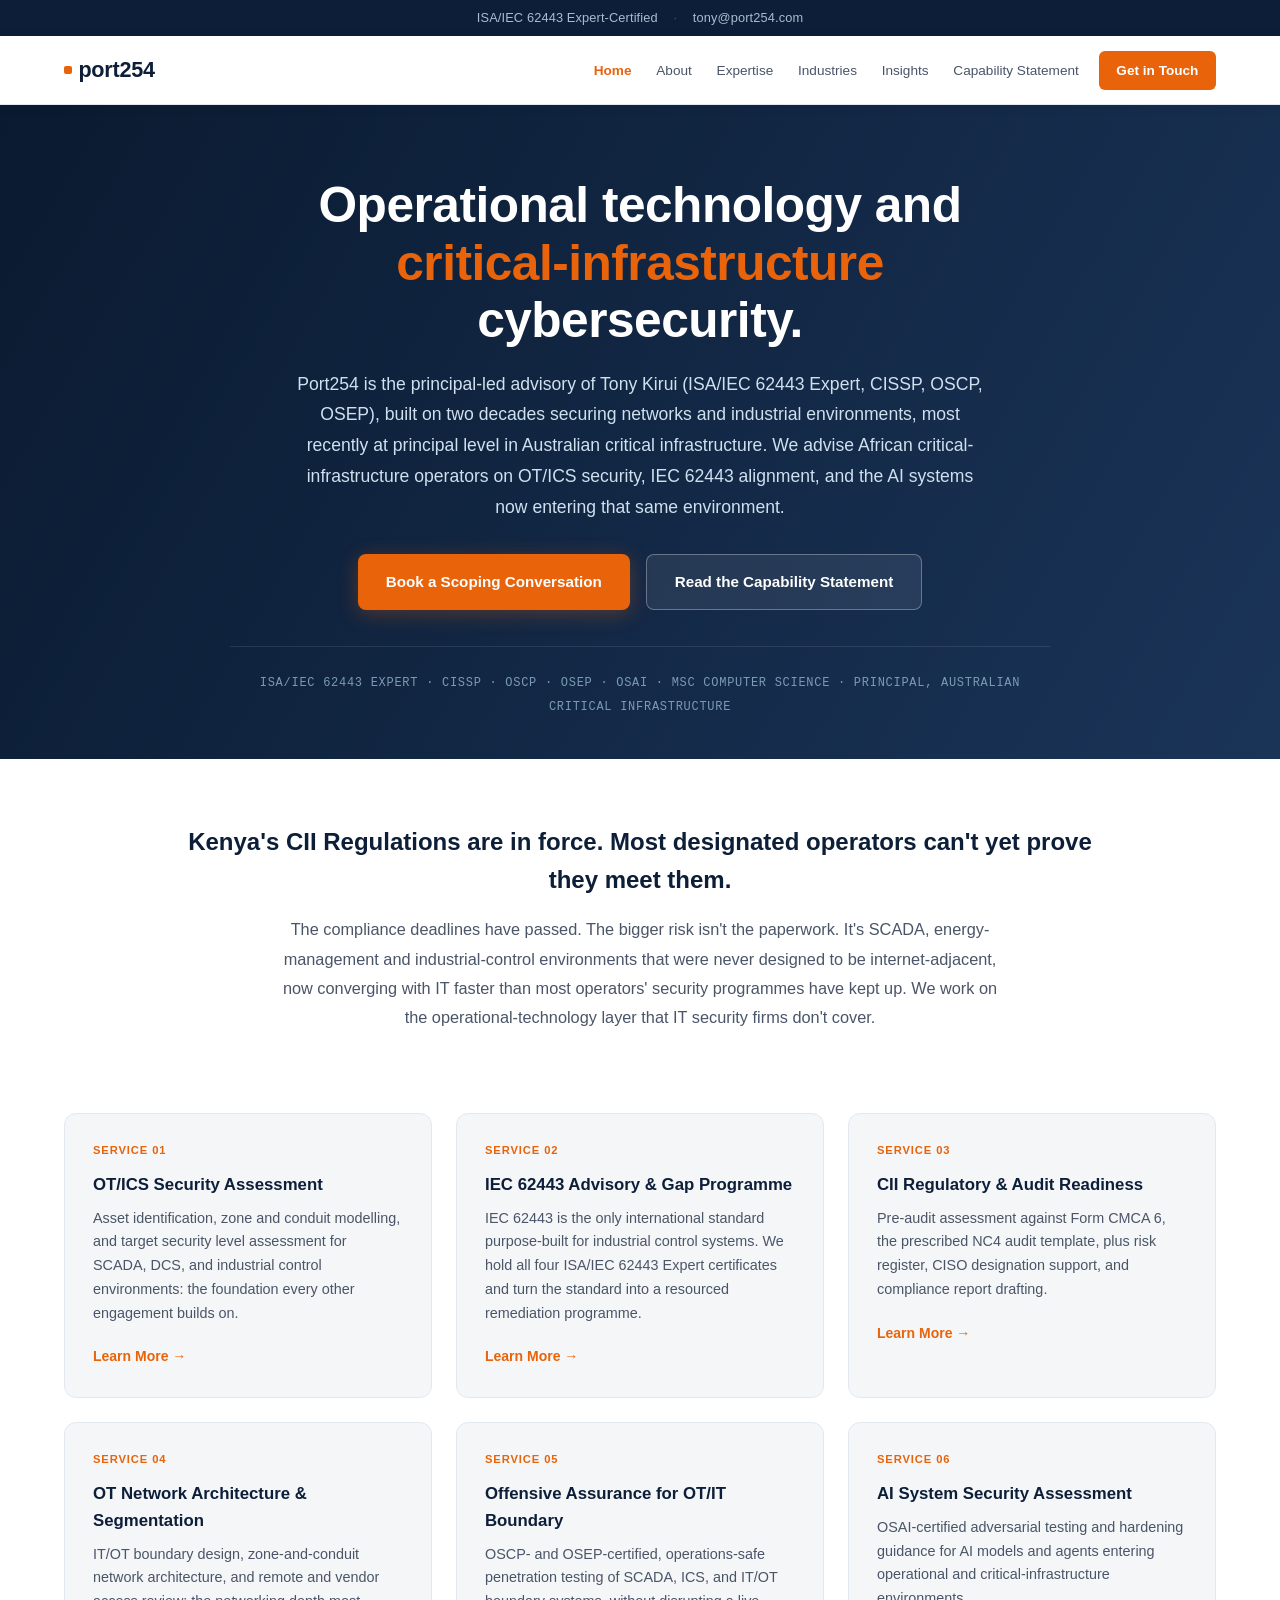
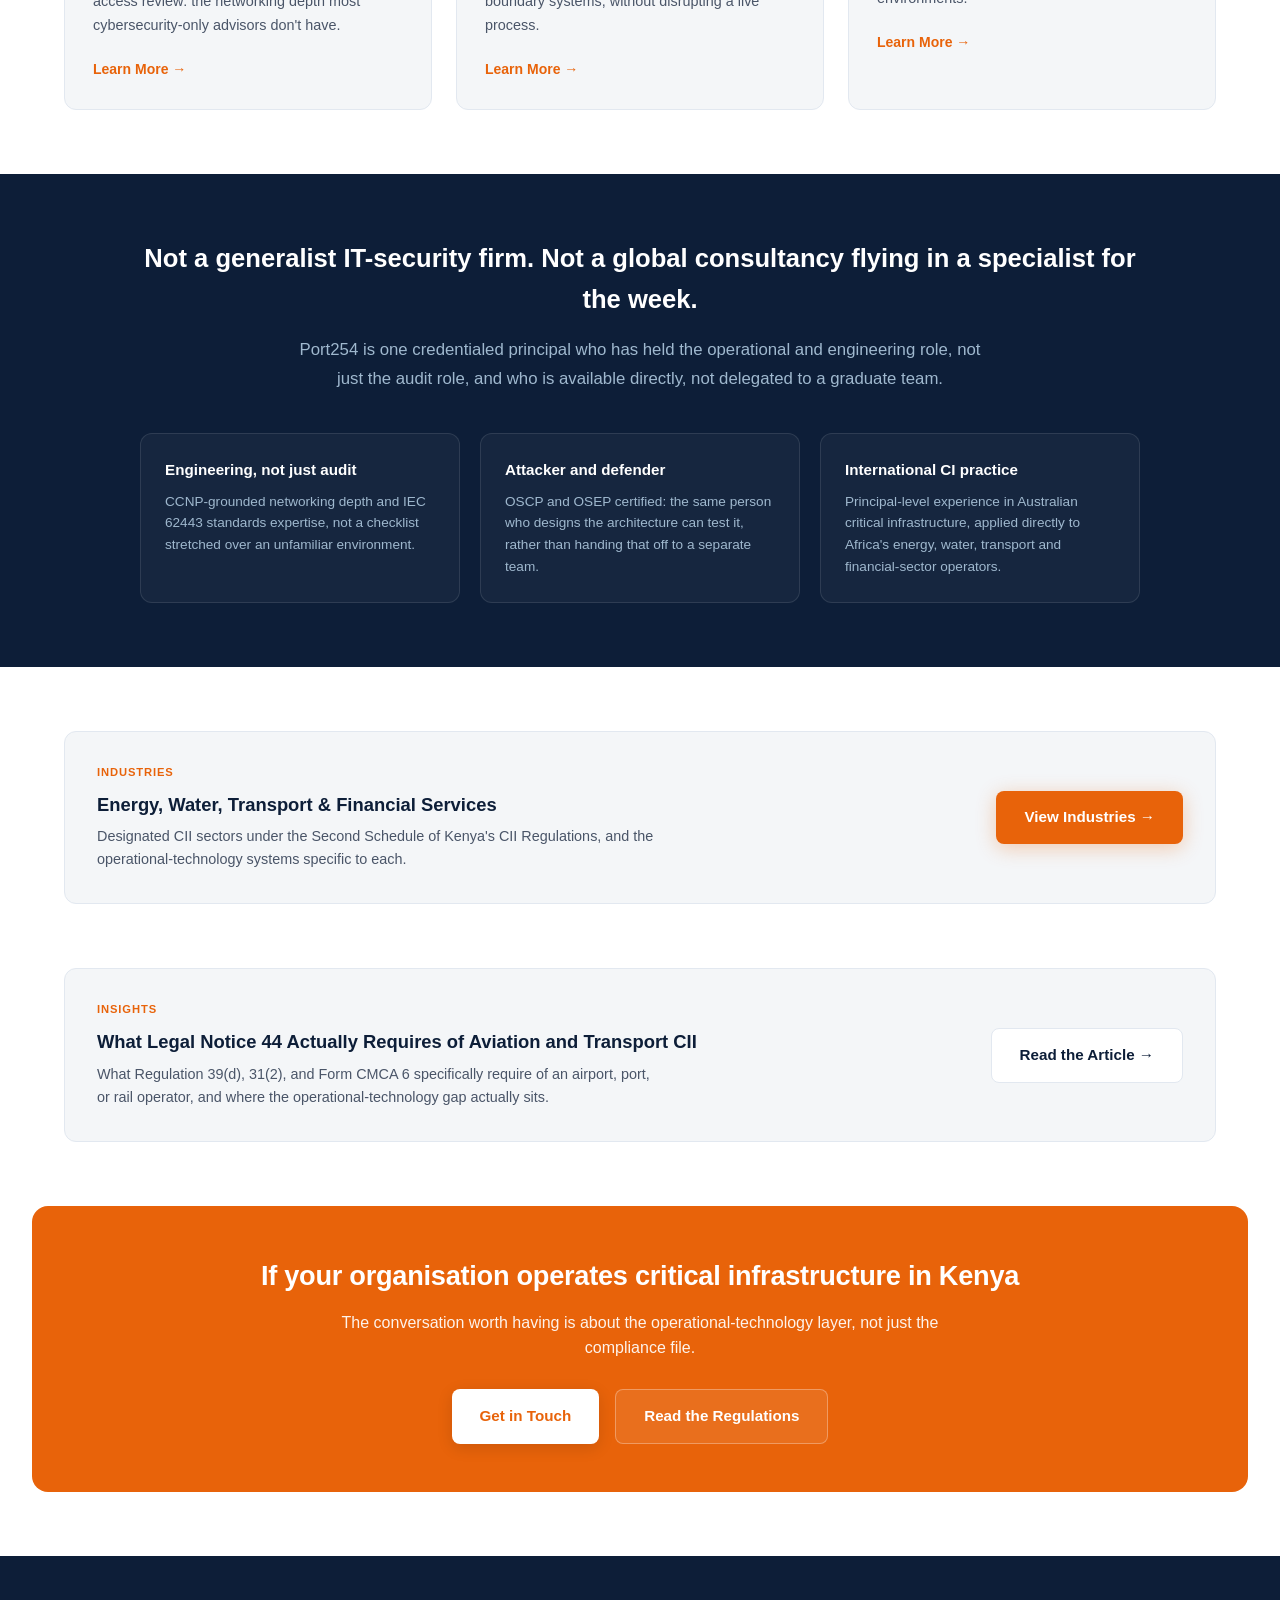
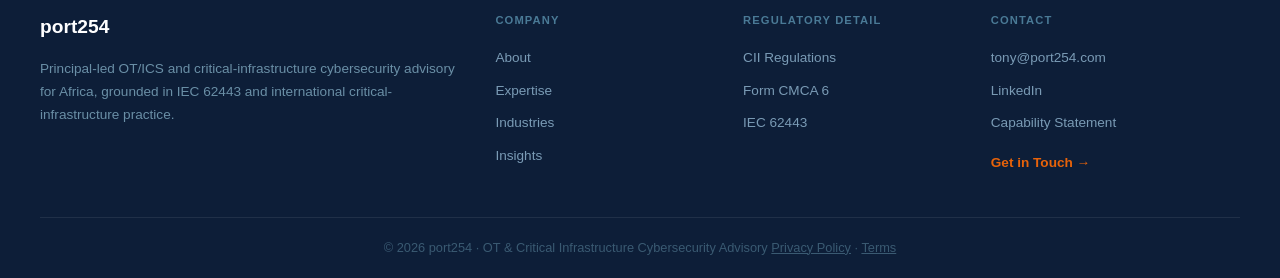
<file: index.html>
<!DOCTYPE html>
<html lang="en">
<head>
    <meta charset="UTF-8">
    <meta name="viewport" content="width=device-width, initial-scale=1.0">
    <title>port254 | OT &amp; Critical Infrastructure Cybersecurity | Africa</title>
    <meta name="description" content="Principal-led OT/ICS and critical-infrastructure cybersecurity advisory for Africa, grounded in ISA/IEC 62443 and international critical-infrastructure practice.">
    <meta property="og:type" content="website">
    <meta property="og:url" content="https://port254.co.ke/">
    <meta property="og:title" content="port254 | OT &amp; Critical Infrastructure Cybersecurity | Africa">
    <meta property="og:description" content="Principal-led OT/ICS and critical-infrastructure cybersecurity advisory for Africa, grounded in ISA/IEC 62443 and international critical-infrastructure practice.">
    <link rel="icon" type="image/png" href="./images/favicon.png">
    <link rel="stylesheet" href="./css/style.css">
    <style>
        .hero {
            background: linear-gradient(120deg, #0A1A30 0%, #1A3458 100%);
            text-align: center;
            padding: 4.5rem 1.5rem 2.5rem;
        }

        .hero-inner {
            max-width: 820px;
            margin: 0 auto;
        }

        .hero-title {
            font-size: clamp(2.1rem, 5vw, 3.1rem);
            color: #fff;
            margin-bottom: 1.25rem;
            font-weight: 800;
            letter-spacing: -0.01em;
            line-height: 1.15;
        }

        .hero-title em {
            color: #E8630A;
            font-style: normal;
        }

        .hero-description {
            font-size: 1.1rem;
            color: #cfe0ee;
            line-height: 1.75;
            max-width: 700px;
            margin: 0 auto 2rem;
        }

        .cta-buttons {
            display: flex;
            gap: 1rem;
            justify-content: center;
            flex-wrap: wrap;
        }

        .cta-button {
            display: inline-flex;
            align-items: center;
            gap: 0.5rem;
            padding: 0.9rem 1.75rem;
            background: #E8630A;
            border: none;
            border-radius: 8px;
            color: #fff;
            text-decoration: none;
            font-weight: 700;
            font-size: 0.95rem;
            transition: all 0.15s;
            box-shadow: 0 4px 20px rgba(232, 99, 10, 0.3);
        }

        .cta-button:hover {
            background: #C9520A;
            transform: translateY(-2px);
        }

        .cta-button.secondary {
            background: rgba(255, 255, 255, 0.08);
            border: 1.5px solid rgba(255, 255, 255, 0.3);
            color: #fff;
            box-shadow: none;
        }

        .cta-button.secondary:hover {
            background: rgba(255, 255, 255, 0.16);
        }

        .trust-strip {
            max-width: 820px; margin: 2.25rem auto 0; padding-top: 1.5rem;
            border-top: 1px solid rgba(255, 255, 255, 0.1);
            font-family: 'Courier New', monospace; font-size: 0.75rem; letter-spacing: 0.06em;
            color: #7a9bb5; text-transform: uppercase; line-height: 2;
        }

        .features-section {
            max-width: 1200px;
            margin: 4rem auto;
            padding: 0 1.5rem;
        }

        .features-grid {
            display: grid;
            grid-template-columns: repeat(auto-fit, minmax(280px, 1fr));
            gap: 1.5rem;
            margin-top: 2.5rem;
        }

        .feature-card {
            background: #F4F6F8;
            border: 1.5px solid #E2E8F0;
            border-radius: 12px;
            padding: 1.75rem;
            transition: all 0.2s;
        }

        .feature-card:hover {
            border-color: #E8630A;
            transform: translateY(-3px);
            box-shadow: 0 10px 30px rgba(13, 30, 56, 0.1);
        }

        .feature-title {
            font-size: 1.05rem;
            color: #0D1E38;
            margin-bottom: 0.5rem;
            font-weight: 700;
        }

        .feature-reg {
            font-size: 0.7rem;
            font-weight: 700;
            text-transform: uppercase;
            letter-spacing: 0.08em;
            color: #E8630A;
            margin-bottom: 0.75rem;
        }

        .feature-description {
            color: #4A5568;
            line-height: 1.65;
            font-size: 0.9rem;
        }

        .feature-link {
            color: #E8630A;
            text-decoration: none;
            font-weight: 600;
            display: inline-flex;
            align-items: center;
            gap: 0.5rem;
            margin-top: 1.25rem;
            font-size: 0.875rem;
        }

        .feature-link:hover {
            text-decoration: underline;
        }

        .why-section {
            background: #0D1E38;
            padding: 4rem 1.5rem;
        }
        .why-inner { max-width: 1000px; margin: 0 auto; text-align: center; }
        .why-inner h2 { color: #fff; font-size: 1.6rem; margin-bottom: 1rem; }
        .why-inner p.lead { color: #9fb8ce; font-size: 1.05rem; max-width: 700px; margin: 0 auto 2.5rem; line-height: 1.7; }
        .why-grid-home { display: grid; grid-template-columns: repeat(auto-fit, minmax(220px, 1fr)); gap: 1.25rem; text-align: left; }
        .why-card {
            background: rgba(255,255,255,0.04); border: 1px solid rgba(255,255,255,0.1); border-radius: 0.75rem;
            padding: 1.5rem;
        }
        .why-card h4 { color: #fff; font-size: 0.95rem; margin-bottom: 0.5rem; }
        .why-card p { color: #9fb8ce; font-size: 0.85rem; line-height: 1.6; margin: 0; }

        .insight-teaser {
            max-width: 1200px; margin: 0 auto; padding: 4rem 1.5rem;
        }
        .insight-teaser-card {
            background: #F4F6F8; border: 1.5px solid #E2E8F0; border-radius: 12px; padding: 2rem;
            display: flex; justify-content: space-between; align-items: center; gap: 1.5rem; flex-wrap: wrap;
        }
        .insight-teaser-card .tag {
            font-size: 0.7rem; font-weight: 700; text-transform: uppercase; letter-spacing: 0.08em;
            color: #E8630A; margin-bottom: 0.5rem; display: block;
        }
        .insight-teaser-card h3 { font-size: 1.15rem; color: #0D1E38; margin-bottom: 0.4rem; }
        .insight-teaser-card p { color: #4A5568; font-size: 0.9rem; max-width: 560px; }

        @media (max-width: 768px) {
            .features-grid { grid-template-columns: 1fr; }
        }
    </style>
</head>
<body>
    <!-- Top Bar -->
    <div class="topbar">
        <span>ISA/IEC 62443 Expert-Certified</span>
        <span class="topbar-sep">&middot;</span>
        <a href="mailto:tony@port254.com">tony@port254.com</a>
    </div>

    <!-- Navigation -->
    <nav class="nav">
        <div class="nav-inner">
            <a href="index.html" class="nav-logo">port254</a>
            <ul class="nav-links">
                <li><a href="index.html" class="nav-link active">Home</a></li>
                <li><a href="about.html" class="nav-link">About</a></li>
                <li><a href="expertise.html" class="nav-link">Expertise</a></li>
                <li><a href="industries.html" class="nav-link">Industries</a></li>
                <li><a href="insights.html" class="nav-link">Insights</a></li>
                <li><a href="capability-statement.html" class="nav-link">Capability Statement</a></li>
                <li><a href="contact.html" class="nav-cta">Get in Touch</a></li>
            </ul>
        </div>
    </nav>

    <!-- Hero -->
    <div class="hero">
        <div class="hero-inner">
            <h1 class="hero-title">Operational technology and <em>critical-infrastructure</em> cybersecurity.</h1>
            <p class="hero-description">Port254 is the principal-led advisory of Tony Kirui (ISA/IEC 62443 Expert, CISSP, OSCP, OSEP), built on two decades securing networks and industrial environments, most recently at principal level in Australian critical infrastructure. We advise African critical-infrastructure operators on OT/ICS security, IEC 62443 alignment, and the AI systems now entering that same environment.</p>
            <div class="cta-buttons">
                <a href="contact.html" class="cta-button">Book a Scoping Conversation</a>
                <a href="capability-statement.html" class="cta-button secondary">Read the Capability Statement</a>
            </div>
            <div class="trust-strip">ISA/IEC 62443 Expert &middot; CISSP &middot; OSCP &middot; OSEP &middot; OSAI &middot; MSc Computer Science &middot; Principal, Australian Critical Infrastructure</div>
        </div>
    </div>

    <!-- Problem / Value -->
    <div style="max-width: 1000px; margin: 0 auto; padding: 4rem 1.5rem 1rem; text-align: center;">
        <h2 style="font-size: 1.5rem; color: #0D1E38; font-weight: 700; margin-bottom: 1rem;">Kenya's CII Regulations are in force. Most designated operators can't yet prove they meet them.</h2>
        <p style="color: #4A5568; font-size: 1.02rem; line-height: 1.8; max-width: 720px; margin: 0 auto;">The compliance deadlines have passed. The bigger risk isn't the paperwork. It's SCADA, energy-management and industrial-control environments that were never designed to be internet-adjacent, now converging with IT faster than most operators' security programmes have kept up. We work on the operational-technology layer that IT security firms don't cover.</p>
    </div>

    <!-- Features Section -->
    <div class="features-section">
        <div class="features-grid">
            <!-- OT/ICS Assessment -->
            <div class="feature-card">
                <div class="feature-reg">Service 01</div>
                <h3 class="feature-title">OT/ICS Security Assessment</h3>
                <p class="feature-description">Asset identification, zone and conduit modelling, and target security level assessment for SCADA, DCS, and industrial control environments: the foundation every other engagement builds on.</p>
                <a href="services.html" class="feature-link">Learn More →</a>
            </div>

            <!-- IEC 62443 -->
            <div class="feature-card">
                <div class="feature-reg">Service 02</div>
                <h3 class="feature-title">IEC 62443 Advisory &amp; Gap Programme</h3>
                <p class="feature-description">IEC 62443 is the only international standard purpose-built for industrial control systems. We hold all four ISA/IEC 62443 Expert certificates and turn the standard into a resourced remediation programme.</p>
                <a href="services.html" class="feature-link">Learn More →</a>
            </div>

            <!-- CII Regulatory Readiness -->
            <div class="feature-card">
                <div class="feature-reg">Service 03</div>
                <h3 class="feature-title">CII Regulatory &amp; Audit Readiness</h3>
                <p class="feature-description">Pre-audit assessment against Form CMCA 6, the prescribed NC4 audit template, plus risk register, CISO designation support, and compliance report drafting.</p>
                <a href="services.html" class="feature-link">Learn More →</a>
            </div>

            <!-- OT Network Architecture -->
            <div class="feature-card">
                <div class="feature-reg">Service 04</div>
                <h3 class="feature-title">OT Network Architecture &amp; Segmentation</h3>
                <p class="feature-description">IT/OT boundary design, zone-and-conduit network architecture, and remote and vendor access review: the networking depth most cybersecurity-only advisors don't have.</p>
                <a href="services.html" class="feature-link">Learn More →</a>
            </div>

            <!-- Offensive Assurance -->
            <div class="feature-card">
                <div class="feature-reg">Service 05</div>
                <h3 class="feature-title">Offensive Assurance for OT/IT Boundary</h3>
                <p class="feature-description">OSCP- and OSEP-certified, operations-safe penetration testing of SCADA, ICS, and IT/OT boundary systems, without disrupting a live process.</p>
                <a href="services.html" class="feature-link">Learn More →</a>
            </div>

            <!-- AI Security -->
            <div class="feature-card">
                <div class="feature-reg">Service 06</div>
                <h3 class="feature-title">AI System Security Assessment</h3>
                <p class="feature-description">OSAI-certified adversarial testing and hardening guidance for AI models and agents entering operational and critical-infrastructure environments.</p>
                <a href="services.html" class="feature-link">Learn More →</a>
            </div>
        </div>
    </div>

    <!-- Why Port254 -->
    <div class="why-section">
        <div class="why-inner">
            <h2>Not a generalist IT-security firm. Not a global consultancy flying in a specialist for the week.</h2>
            <p class="lead">Port254 is one credentialed principal who has held the operational and engineering role, not just the audit role, and who is available directly, not delegated to a graduate team.</p>
            <div class="why-grid-home">
                <div class="why-card">
                    <h4>Engineering, not just audit</h4>
                    <p>CCNP-grounded networking depth and IEC 62443 standards expertise, not a checklist stretched over an unfamiliar environment.</p>
                </div>
                <div class="why-card">
                    <h4>Attacker and defender</h4>
                    <p>OSCP and OSEP certified: the same person who designs the architecture can test it, rather than handing that off to a separate team.</p>
                </div>
                <div class="why-card">
                    <h4>International CI practice</h4>
                    <p>Principal-level experience in Australian critical infrastructure, applied directly to Africa's energy, water, transport and financial-sector operators.</p>
                </div>
            </div>
        </div>
    </div>

    <!-- Industries teaser -->
    <div class="insight-teaser">
        <div class="insight-teaser-card">
            <div>
                <span class="tag">Industries</span>
                <h3>Energy, Water, Transport &amp; Financial Services</h3>
                <p>Designated CII sectors under the Second Schedule of Kenya's CII Regulations, and the operational-technology systems specific to each.</p>
            </div>
            <a href="industries.html" class="cta-button" style="flex-shrink: 0;">View Industries →</a>
        </div>
    </div>

    <!-- Insights teaser -->
    <div class="insight-teaser" style="padding-top: 0;">
        <div class="insight-teaser-card">
            <div>
                <span class="tag">Insights</span>
                <h3>What Legal Notice 44 Actually Requires of Aviation and Transport CII</h3>
                <p>What Regulation 39(d), 31(2), and Form CMCA 6 specifically require of an airport, port, or rail operator, and where the operational-technology gap actually sits.</p>
            </div>
            <a href="insights-aviation-cii.html" class="cta-button secondary" style="flex-shrink: 0; color:#0D1E38; border-color:#E2E8F0; background:#fff;">Read the Article →</a>
        </div>
    </div>

    <!-- Final CTA -->
    <div style="max-width: 1280px; margin: 0 auto 4rem; padding: 0 2rem;">
        <div class="cta-section">
            <h3>If your organisation operates critical infrastructure in Kenya</h3>
            <p>The conversation worth having is about the operational-technology layer, not just the compliance file.</p>
            <div style="display: flex; gap: 1rem; justify-content: center; flex-wrap: wrap;">
                <a href="contact.html" class="cta-button">Get in Touch</a>
                <a href="cii.html" class="cta-button secondary">Read the Regulations</a>
            </div>
        </div>
    </div>

    <!-- Footer -->
    <footer class="site-footer">
        <div class="footer-inner">
            <div class="footer-brand">
                <div class="footer-logo">port254</div>
                <p>Principal-led OT/ICS and critical-infrastructure cybersecurity advisory for Africa, grounded in IEC 62443 and international critical-infrastructure practice.</p>
            </div>
            <div class="footer-col">
                <h4>Company</h4>
                <ul>
                    <li><a href="about.html">About</a></li>
                    <li><a href="expertise.html">Expertise</a></li>
                    <li><a href="industries.html">Industries</a></li>
                    <li><a href="insights.html">Insights</a></li>
                </ul>
            </div>
            <div class="footer-col">
                <h4>Regulatory Detail</h4>
                <ul>
                    <li><a href="cii.html">CII Regulations</a></li>
                    <li><a href="cmca6.html">Form CMCA 6</a></li>
                    <li><a href="iec62443.html">IEC 62443</a></li>
                </ul>
            </div>
            <div class="footer-col">
                <h4>Contact</h4>
                <ul>
                    <li><a href="mailto:tony@port254.com">tony@port254.com</a></li>
                    <li><a href="https://www.linkedin.com/in/tony-kirui-6805b84/" target="_blank" rel="noopener">LinkedIn</a></li>
                    <li><a href="capability-statement.html">Capability Statement</a></li>
                </ul>
                <a href="contact.html" class="footer-cta">Get in Touch →</a>
            </div>
        </div>
        <div class="footer-bottom">
            <span>&copy; 2026 port254 &middot; OT &amp; Critical Infrastructure Cybersecurity Advisory</span>
            <span><a href="privacy.html">Privacy Policy</a> &middot; <a href="terms.html">Terms</a></span>
        </div>
    </footer>
</body>
</html>
</file>
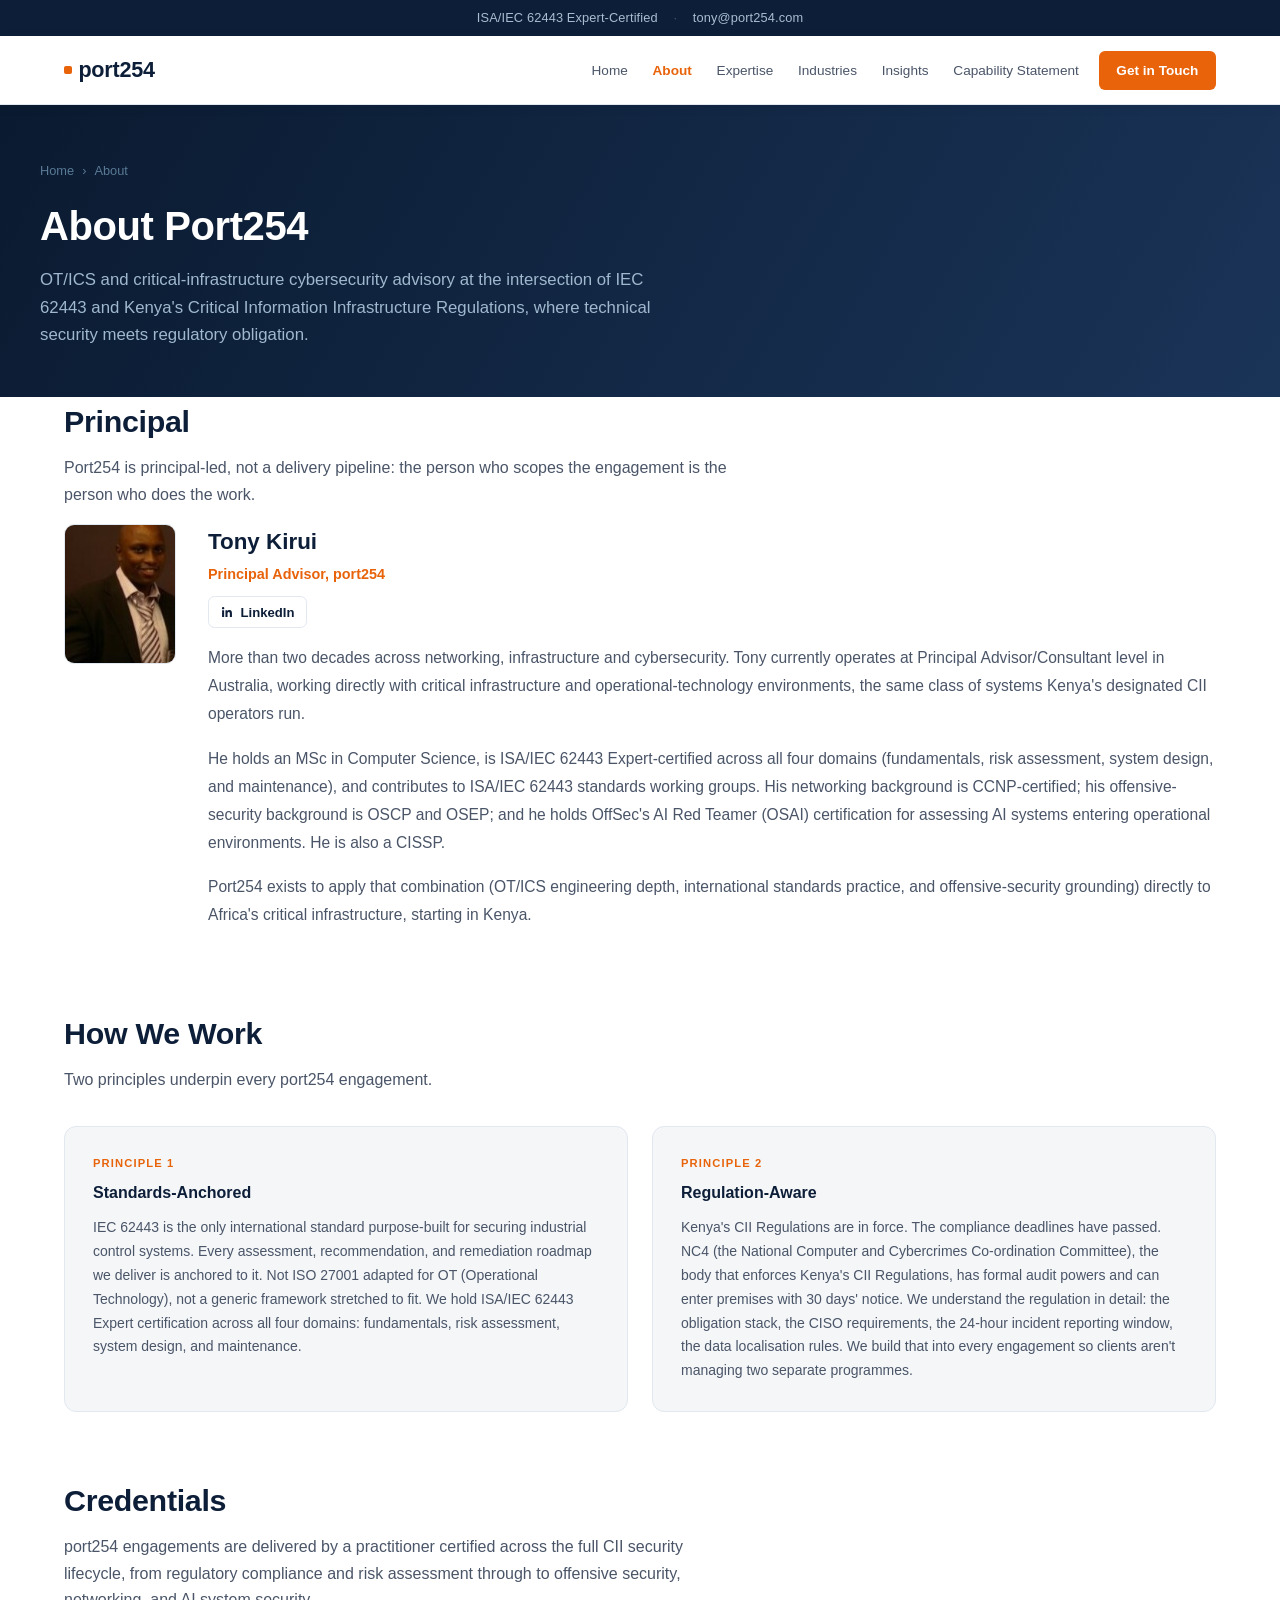
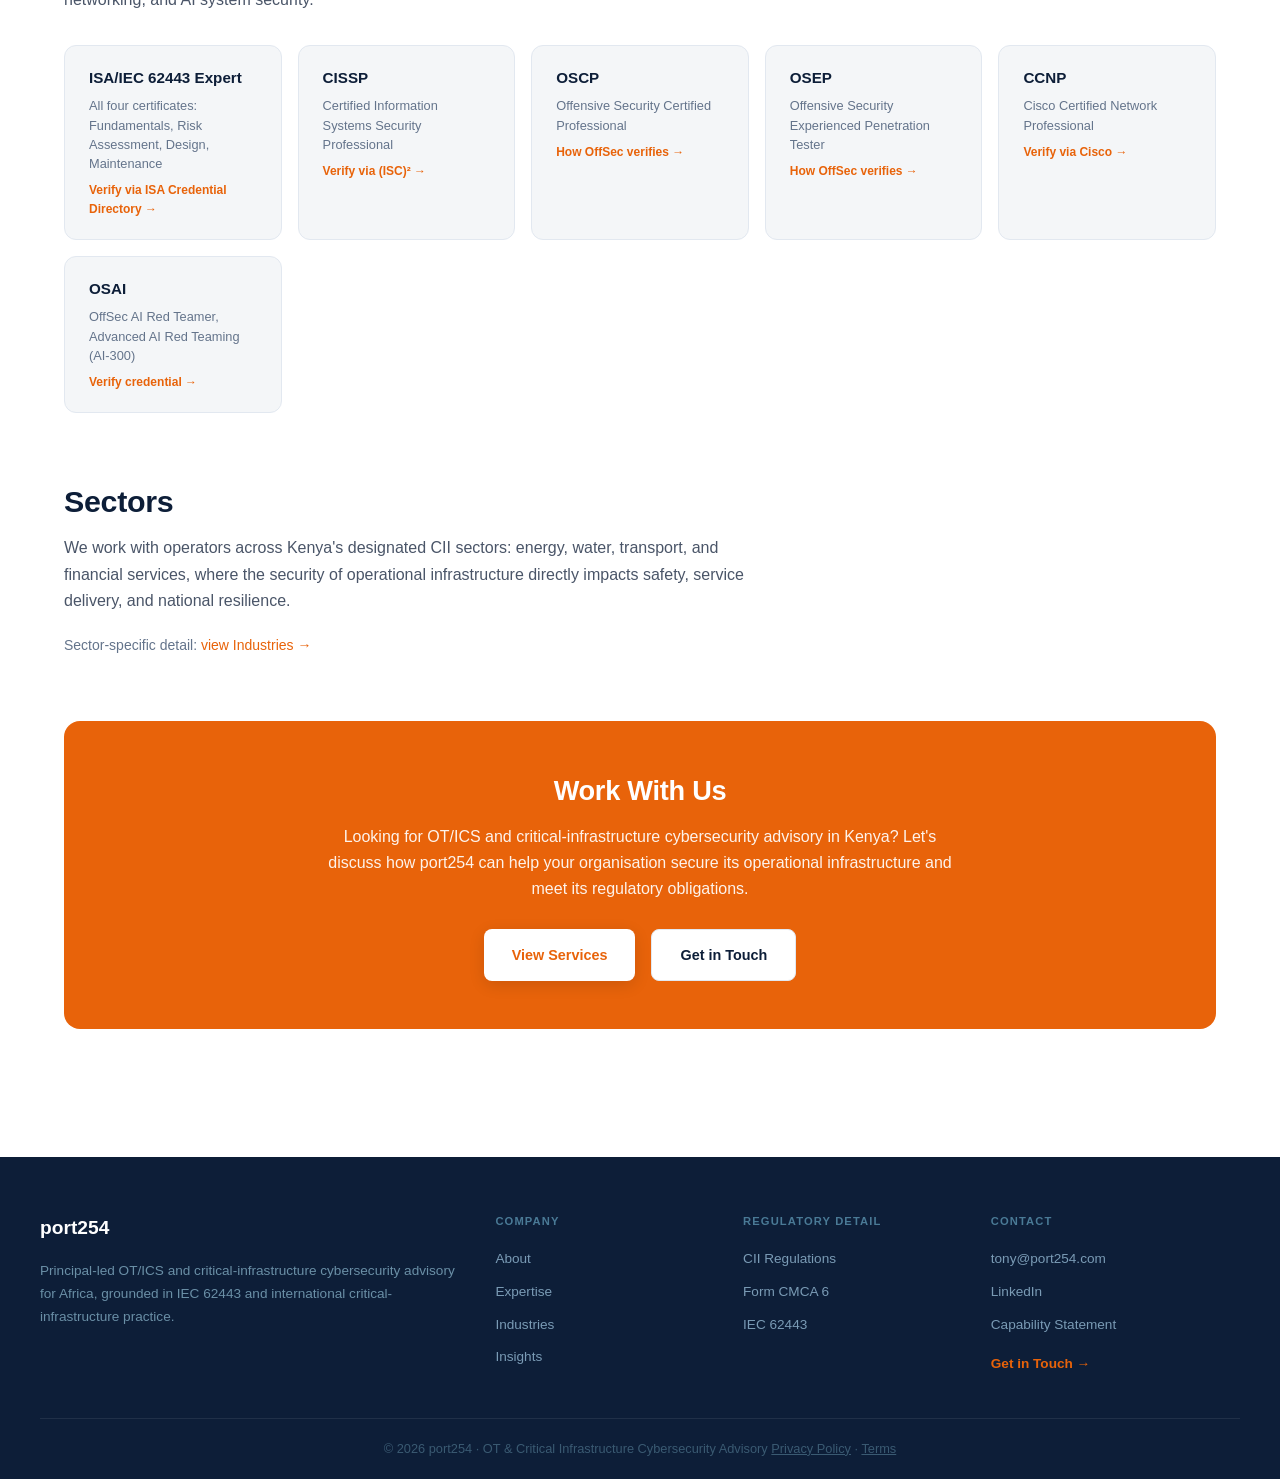
<file: about.html>
<!DOCTYPE html>
<html lang="en">
<head>
    <meta charset="UTF-8">
    <meta name="viewport" content="width=device-width, initial-scale=1.0">
    <title>About - port254 | OT &amp; Critical Infrastructure Cybersecurity</title>
    <meta name="description" content="Port254 is the principal-led OT/ICS and critical-infrastructure cybersecurity advisory of Tony Kirui: ISA/IEC 62443 Expert, CISSP, OSCP, OSEP, CCNP, OSAI.">
    <meta property="og:type" content="website">
    <meta property="og:url" content="https://port254.co.ke/about.html">
    <link rel="icon" type="image/png" href="./images/favicon.png">
    <link rel="stylesheet" href="./css/style.css">
    <style>
        .principal-section {
            display: grid; grid-template-columns: auto 1fr; gap: 2rem; align-items: start;
        }
        .principal-photo {
            width: 112px; height: 140px; border-radius: 10px; object-fit: cover;
            flex-shrink: 0; border: 1px solid #E2E8F0;
        }
        .principal-name { font-size: 1.4rem; font-weight: 700; color: #0D1E38; margin-bottom: 0.2rem; }
        .principal-role { font-size: 0.9rem; color: #E8630A; font-weight: 600; margin-bottom: 0.6rem; }
        .principal-linkedin {
            display: inline-flex; align-items: center; gap: 0.4rem; font-size: 0.82rem; font-weight: 600;
            color: #0D1E38; text-decoration: none; margin-bottom: 1rem; border: 1px solid #E2E8F0;
            border-radius: 0.4rem; padding: 0.3rem 0.7rem;
        }
        .principal-linkedin:hover { border-color: #E8630A; color: #E8630A; }
        .principal-bio p { color: #4A5568; font-size: 0.975rem; line-height: 1.8; margin-bottom: 1rem; }
        @media (max-width: 600px) {
            .principal-section { grid-template-columns: 1fr; }
        }

        .principle-grid {
            display: grid;
            grid-template-columns: repeat(auto-fit, minmax(280px, 1fr));
            gap: 1.5rem;
            margin-top: 2rem;
        }

        .principle-item {
            background-color: #F4F6F8;
            border: 1px solid #E2E8F0;
            border-radius: 0.75rem;
            padding: 1.75rem;
            transition: border-color 0.3s;
        }

        .principle-item:hover {
            border-color: #E8630A;
        }

        .principle-label {
            font-size: 0.7rem;
            font-weight: 700;
            text-transform: uppercase;
            letter-spacing: 0.1em;
            color: #E8630A;
            margin-bottom: 0.5rem;
        }

        .principle-item h4 {
            color: #0D1E38;
            font-size: 1rem;
            font-weight: 600;
            margin-bottom: 0.65rem;
        }

        .principle-item p {
            color: #4A5568;
            font-size: 0.875rem;
            line-height: 1.7;
            margin: 0;
        }

        .credential-grid {
            display: grid;
            grid-template-columns: repeat(auto-fit, minmax(210px, 1fr));
            gap: 1rem;
            margin-top: 2rem;
        }

        .credential-card {
            background-color: #F4F6F8;
            border: 1px solid #E2E8F0;
            border-radius: 0.75rem;
            padding: 1.25rem 1.5rem;
            display: flex;
            flex-direction: column;
            gap: 0.35rem;
            transition: border-color 0.2s;
        }

        .credential-card:hover {
            border-color: #E8630A;
        }

        .credential-name {
            color: #0D1E38;
            font-size: 0.95rem;
            font-weight: 600;
        }

        .credential-body {
            color: #64748B;
            font-size: 0.8rem;
            line-height: 1.5;
        }

        .credential-verify {
            font-size: 0.75rem; color: #E8630A; text-decoration: none; font-weight: 600; margin-top: 0.15rem;
        }
        .credential-verify:hover { text-decoration: underline; }

        @media (max-width: 768px) {
            .principle-grid,
            .credential-grid {
                grid-template-columns: 1fr;
            }
        }
    </style>
</head>
<body>
    <!-- Top Bar -->
    <div class="topbar">
        <span>ISA/IEC 62443 Expert-Certified</span>
        <span class="topbar-sep">&middot;</span>
        <a href="mailto:tony@port254.com">tony@port254.com</a>
    </div>

    <!-- Navigation -->
    <nav class="nav">
        <div class="nav-inner">
            <a href="index.html" class="nav-logo">port254</a>
            <ul class="nav-links">
                <li><a href="index.html" class="nav-link">Home</a></li>
                <li><a href="about.html" class="nav-link active">About</a></li>
                <li><a href="expertise.html" class="nav-link">Expertise</a></li>
                <li><a href="industries.html" class="nav-link">Industries</a></li>
                <li><a href="insights.html" class="nav-link">Insights</a></li>
                <li><a href="capability-statement.html" class="nav-link">Capability Statement</a></li>
                <li><a href="contact.html" class="nav-cta">Get in Touch</a></li>
            </ul>
        </div>
    </nav>

    <!-- Hero -->
    <div class="page-hero">
        <div class="page-hero-inner">
            <div class="breadcrumb"><a href="index.html">Home</a><span>&rsaquo;</span>About</div>
            <h1>About Port254</h1>
            <p>OT/ICS and critical-infrastructure cybersecurity advisory at the intersection of IEC 62443 and Kenya's Critical Information Infrastructure Regulations, where technical security meets regulatory obligation.</p>
        </div>
    </div>

    <!-- Principal -->
    <div class="section" style="padding-top: 0;">
        <h2 class="section-heading">Principal</h2>
        <p class="section-subheading">Port254 is principal-led, not a delivery pipeline: the person who scopes the engagement is the person who does the work.</p>

        <div class="principal-section">
            <img class="principal-photo" src="./images/tony-kirui.jpg" alt="Tony Kirui, Principal Advisor at port254">
            <div>
                <div class="principal-name">Tony Kirui</div>
                <div class="principal-role">Principal Advisor, port254</div>
                <a class="principal-linkedin" href="https://www.linkedin.com/in/tony-kirui-6805b84/" target="_blank" rel="noopener">
                    <svg width="14" height="14" viewBox="0 0 24 24" fill="currentColor"><path d="M20.447 20.452h-3.554v-5.569c0-1.328-.027-3.037-1.852-3.037-1.853 0-2.136 1.445-2.136 2.939v5.667H9.351V9h3.414v1.561h.046c.477-.9 1.637-1.85 3.37-1.85 3.601 0 4.267 2.37 4.267 5.455v6.286zM5.337 7.433a2.062 2.062 0 1 1 0-4.124 2.062 2.062 0 0 1 0 4.124zM7.114 20.452H3.558V9h3.556v11.452z"/></svg>
                    LinkedIn
                </a>
                <div class="principal-bio">
                    <p>More than two decades across networking, infrastructure and cybersecurity. Tony currently operates at Principal Advisor/Consultant level in Australia, working directly with critical infrastructure and operational-technology environments, the same class of systems Kenya's designated CII operators run.</p>
                    <p>He holds an MSc in Computer Science, is ISA/IEC 62443 Expert-certified across all four domains (fundamentals, risk assessment, system design, and maintenance), and contributes to ISA/IEC 62443 standards working groups. His networking background is CCNP-certified; his offensive-security background is OSCP and OSEP; and he holds OffSec's AI Red Teamer (OSAI) certification for assessing AI systems entering operational environments. He is also a CISSP.</p>
                    <p>Port254 exists to apply that combination (OT/ICS engineering depth, international standards practice, and offensive-security grounding) directly to Africa's critical infrastructure, starting in Kenya.</p>
                </div>
            </div>
        </div>
    </div>

    <!-- How We Work -->
    <div class="section" style="padding-top: 0;">
        <h2 class="section-heading">How We Work</h2>
        <p class="section-subheading">Two principles underpin every port254 engagement.</p>

        <div class="principle-grid">
            <div class="principle-item">
                <div class="principle-label">Principle 1</div>
                <h4>Standards-Anchored</h4>
                <p>IEC 62443 is the only international standard purpose-built for securing industrial control systems. Every assessment, recommendation, and remediation roadmap we deliver is anchored to it. Not ISO 27001 adapted for OT (Operational Technology), not a generic framework stretched to fit. We hold ISA/IEC 62443 Expert certification across all four domains: fundamentals, risk assessment, system design, and maintenance.</p>
            </div>
            <div class="principle-item">
                <div class="principle-label">Principle 2</div>
                <h4>Regulation-Aware</h4>
                <p>Kenya's CII Regulations are in force. The compliance deadlines have passed. NC4 (the National Computer and Cybercrimes Co-ordination Committee), the body that enforces Kenya's CII Regulations, has formal audit powers and can enter premises with 30 days' notice. We understand the regulation in detail: the obligation stack, the CISO requirements, the 24-hour incident reporting window, the data localisation rules. We build that into every engagement so clients aren't managing two separate programmes.</p>
            </div>
        </div>
    </div>

    <!-- Credentials -->
    <div class="section" style="padding-top: 0;">
        <h2 class="section-heading">Credentials</h2>
        <p class="section-subheading">port254 engagements are delivered by a practitioner certified across the full CII security lifecycle, from regulatory compliance and risk assessment through to offensive security, networking, and AI system security.</p>

        <div class="credential-grid">
            <div class="credential-card">
                <span class="credential-name">ISA/IEC 62443 Expert</span>
                <span class="credential-body">All four certificates: Fundamentals, Risk Assessment, Design, Maintenance</span>
                <a class="credential-verify" href="https://connect.isa.org/resources/credentialdirectory" target="_blank" rel="noopener">Verify via ISA Credential Directory →</a>
            </div>
            <div class="credential-card">
                <span class="credential-name">CISSP</span>
                <span class="credential-body">Certified Information Systems Security Professional</span>
                <a class="credential-verify" href="https://my.isc2.org/s/MemberVerification" target="_blank" rel="noopener">Verify via (ISC)&sup2; →</a>
            </div>
            <div class="credential-card">
                <span class="credential-name">OSCP</span>
                <span class="credential-body">Offensive Security Certified Professional</span>
                <a class="credential-verify" href="https://help.offsec.com/hc/en-us/articles/360040160152-How-do-I-verify-someone-s-certification" target="_blank" rel="noopener">How OffSec verifies →</a>
            </div>
            <div class="credential-card">
                <span class="credential-name">OSEP</span>
                <span class="credential-body">Offensive Security Experienced Penetration Tester</span>
                <a class="credential-verify" href="https://help.offsec.com/hc/en-us/articles/360040160152-How-do-I-verify-someone-s-certification" target="_blank" rel="noopener">How OffSec verifies →</a>
            </div>
            <div class="credential-card">
                <span class="credential-name">CCNP</span>
                <span class="credential-body">Cisco Certified Network Professional</span>
                <a class="credential-verify" href="https://cisco.com/go/certifications/verify" target="_blank" rel="noopener">Verify via Cisco →</a>
            </div>
            <div class="credential-card">
                <span class="credential-name">OSAI</span>
                <span class="credential-body">OffSec AI Red Teamer, Advanced AI Red Teaming (AI-300)</span>
                <a class="credential-verify" href="https://www.credential.net/cfef59fa-8ba9-4db1-a783-2d3f7f9f666a" target="_blank" rel="noopener">Verify credential →</a>
            </div>
        </div>
    </div>

    <!-- Sectors -->
    <div class="section" style="padding-top: 0;">
        <h2 class="section-heading">Sectors</h2>
        <p class="section-subheading">We work with operators across Kenya's designated CII sectors: energy, water, transport, and financial services, where the security of operational infrastructure directly impacts safety, service delivery, and national resilience.</p>
        <p style="margin-top: 1.25rem; color: #64748B; font-size: 0.875rem;">Sector-specific detail: <a href="industries.html" style="color: #E8630A; text-decoration: none;">view Industries →</a></p>
    </div>

    <!-- CTA -->
    <div class="section" style="padding-top: 0;">
        <div class="cta-section">
            <h3>Work With Us</h3>
            <p>Looking for OT/ICS and critical-infrastructure cybersecurity advisory in Kenya? Let's discuss how port254 can help your organisation secure its operational infrastructure and meet its regulatory obligations.</p>
            <div style="display: flex; gap: 1rem; justify-content: center; flex-wrap: wrap;">
                <a href="services.html" class="cta-button">View Services</a>
                <a href="contact.html" class="cta-button secondary">Get in Touch</a>
            </div>
        </div>
    </div>

    <!-- Footer -->
    <footer class="site-footer">
        <div class="footer-inner">
            <div class="footer-brand">
                <div class="footer-logo">port254</div>
                <p>Principal-led OT/ICS and critical-infrastructure cybersecurity advisory for Africa, grounded in IEC 62443 and international critical-infrastructure practice.</p>
            </div>
            <div class="footer-col">
                <h4>Company</h4>
                <ul>
                    <li><a href="about.html">About</a></li>
                    <li><a href="expertise.html">Expertise</a></li>
                    <li><a href="industries.html">Industries</a></li>
                    <li><a href="insights.html">Insights</a></li>
                </ul>
            </div>
            <div class="footer-col">
                <h4>Regulatory Detail</h4>
                <ul>
                    <li><a href="cii.html">CII Regulations</a></li>
                    <li><a href="cmca6.html">Form CMCA 6</a></li>
                    <li><a href="iec62443.html">IEC 62443</a></li>
                </ul>
            </div>
            <div class="footer-col">
                <h4>Contact</h4>
                <ul>
                    <li><a href="mailto:tony@port254.com">tony@port254.com</a></li>
                    <li><a href="https://www.linkedin.com/in/tony-kirui-6805b84/" target="_blank" rel="noopener">LinkedIn</a></li>
                    <li><a href="capability-statement.html">Capability Statement</a></li>
                </ul>
                <a href="contact.html" class="footer-cta">Get in Touch →</a>
            </div>
        </div>
        <div class="footer-bottom">
            <span>&copy; 2026 port254 &middot; OT &amp; Critical Infrastructure Cybersecurity Advisory</span>
            <span><a href="privacy.html">Privacy Policy</a> &middot; <a href="terms.html">Terms</a></span>
        </div>
    </footer>
</body>
</html>
</file>
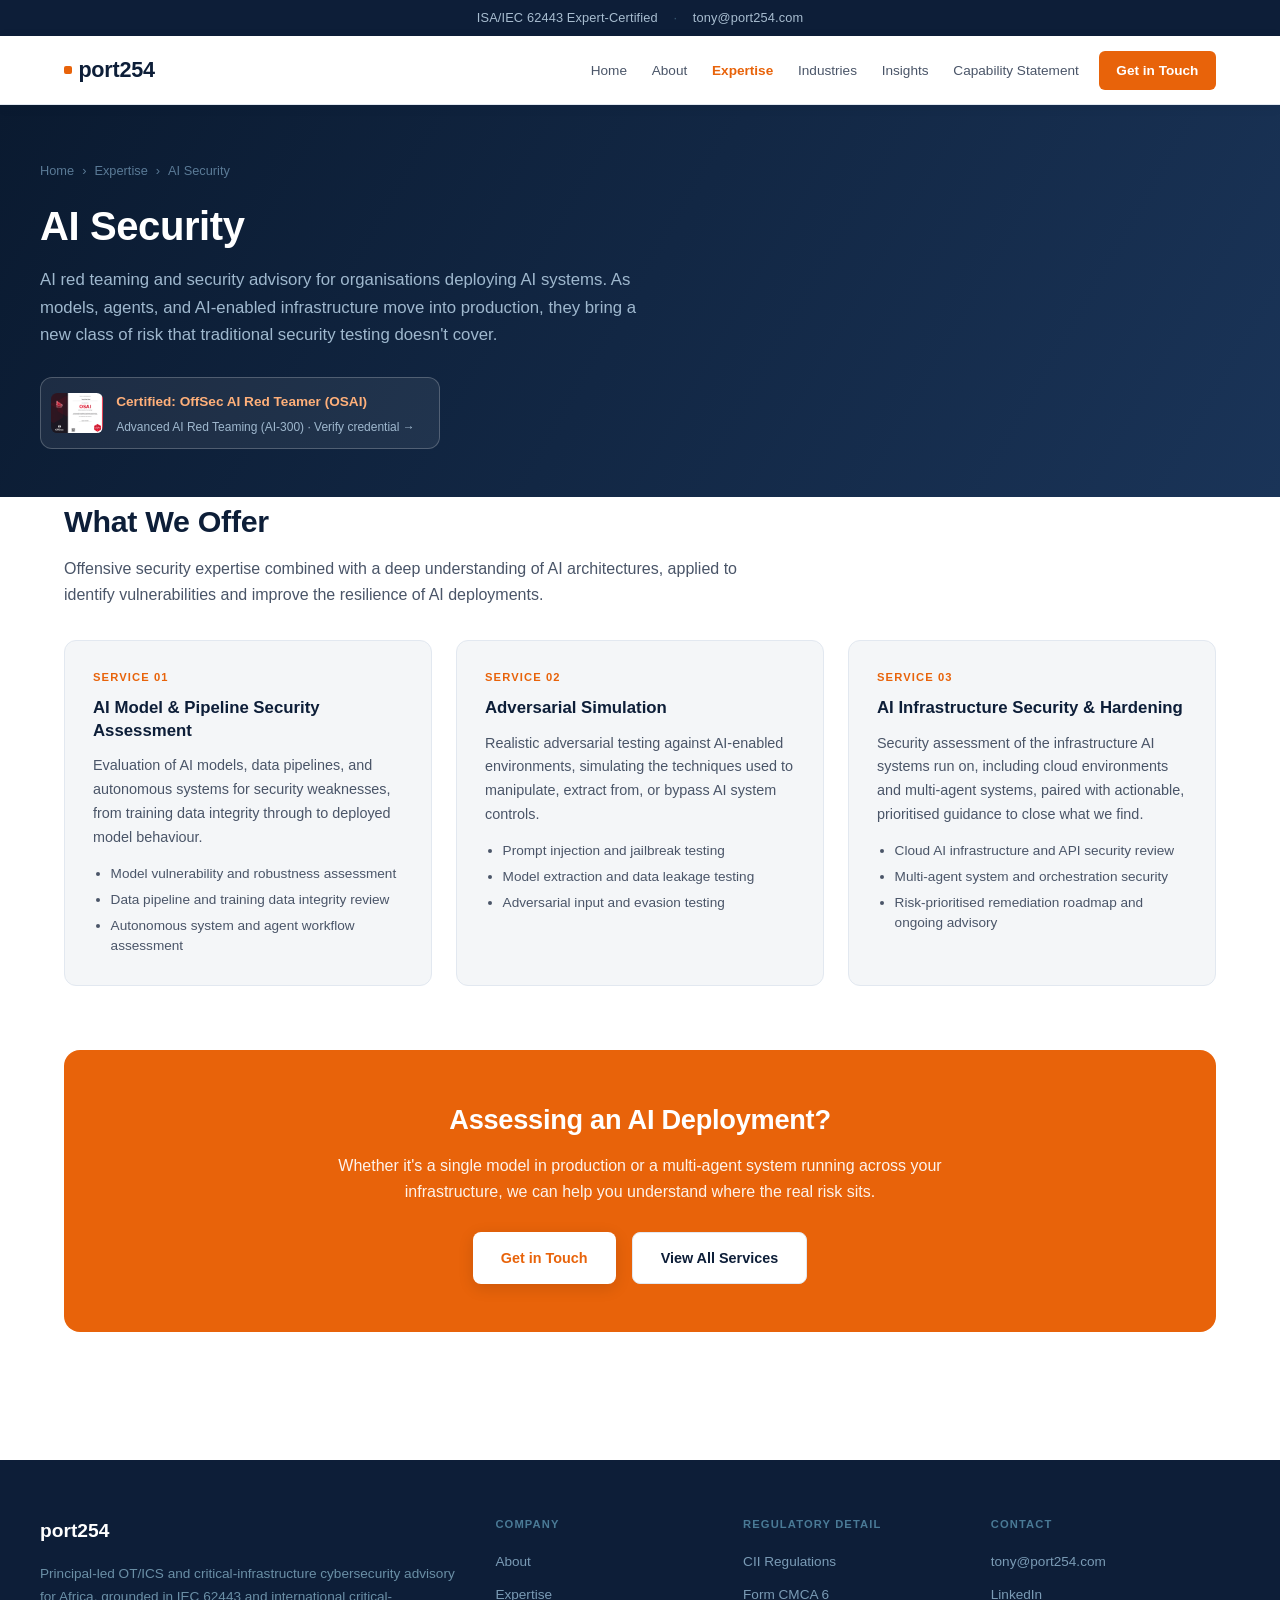
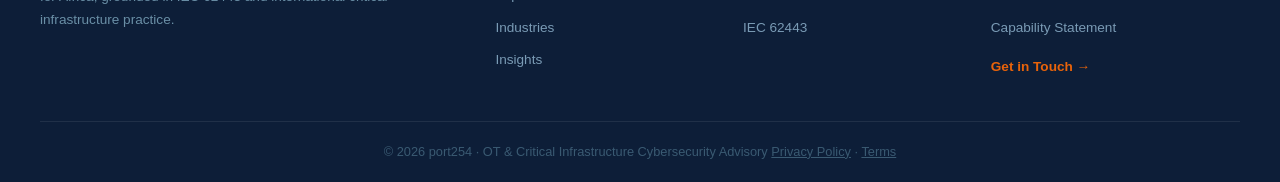
<file: ai.html>
<!DOCTYPE html>
<html lang="en">
<head>
    <meta charset="UTF-8">
    <meta name="viewport" content="width=device-width, initial-scale=1.0">
    <title>AI Security - port254 | OT &amp; Critical Infrastructure Cybersecurity</title>
    <meta name="description" content="AI red teaming and security advisory for organisations deploying AI systems. OffSec AI Red Teamer (OSAI) certified, offering adversarial testing, AI infrastructure security, and hardening guidance.">
    <meta property="og:type" content="website">
    <meta property="og:url" content="https://port254.co.ke/ai.html">
    <link rel="icon" type="image/png" href="./images/favicon.png">
    <link rel="stylesheet" href="./css/style.css">
    <style>
        .osai-badge-chip {
            display: inline-flex;
            align-items: center;
            gap: 0.85rem;
            margin-top: 1.75rem;
            background: rgba(255, 255, 255, 0.07);
            border: 1px solid rgba(255, 255, 255, 0.22);
            border-radius: 0.75rem;
            padding: 0.6rem 1.5rem 0.6rem 0.6rem;
            text-decoration: none;
            transition: border-color 0.2s, background 0.2s;
        }

        .osai-badge-chip:hover {
            border-color: #E8630A;
            background: rgba(255, 255, 255, 0.1);
        }

        .osai-badge-chip img {
            width: 52px;
            height: auto;
            border-radius: 0.4rem;
            flex-shrink: 0;
        }

        .osai-badge-chip-text {
            text-align: left;
        }

        .osai-badge-chip-label {
            color: #ffb07a;
            font-size: 0.85rem;
            font-weight: 600;
        }

        .osai-badge-chip-sub {
            color: #9fb8ce;
            font-size: 0.75rem;
        }
    </style>
</head>
<body>
    <!-- Top Bar -->
    <div class="topbar">
        <span>ISA/IEC 62443 Expert-Certified</span>
        <span class="topbar-sep">&middot;</span>
        <a href="mailto:tony@port254.com">tony@port254.com</a>
    </div>

    <!-- Navigation -->
    <nav class="nav">
        <div class="nav-inner">
            <a href="index.html" class="nav-logo">port254</a>
            <ul class="nav-links">
                <li><a href="index.html" class="nav-link">Home</a></li>
                <li><a href="about.html" class="nav-link">About</a></li>
                <li><a href="expertise.html" class="nav-link active">Expertise</a></li>
                <li><a href="industries.html" class="nav-link">Industries</a></li>
                <li><a href="insights.html" class="nav-link">Insights</a></li>
                <li><a href="capability-statement.html" class="nav-link">Capability Statement</a></li>
                <li><a href="contact.html" class="nav-cta">Get in Touch</a></li>
            </ul>
        </div>
    </nav>

    <!-- Hero -->
    <div class="page-hero">
        <div class="page-hero-inner">
            <div class="breadcrumb"><a href="index.html">Home</a><span>&rsaquo;</span><a href="expertise.html">Expertise</a><span>&rsaquo;</span>AI Security</div>
            <h1>AI Security</h1>
            <p>AI red teaming and security advisory for organisations deploying AI systems. As models, agents, and AI-enabled infrastructure move into production, they bring a new class of risk that traditional security testing doesn't cover.</p>
            <a class="osai-badge-chip" href="https://www.credential.net/cfef59fa-8ba9-4db1-a783-2d3f7f9f666a" target="_blank">
                <img src="./images/osai-badge.png" alt="OffSec AI Red Teamer (OSAI) certification badge">
                <span class="osai-badge-chip-text">
                    <span class="osai-badge-chip-label">Certified: OffSec AI Red Teamer (OSAI)</span><br>
                    <span class="osai-badge-chip-sub">Advanced AI Red Teaming (AI-300) &middot; Verify credential →</span>
                </span>
            </a>
        </div>
    </div>

    <!-- What We Offer -->
    <div class="section" style="padding-top: 0;">
        <h2 class="section-heading">What We Offer</h2>
        <p class="section-subheading">Offensive security expertise combined with a deep understanding of AI architectures, applied to identify vulnerabilities and improve the resilience of AI deployments.</p>

        <div class="services-grid">
            <div class="service-card">
                <div class="service-card-number">Service 01</div>
                <h3>AI Model &amp; Pipeline Security Assessment</h3>
                <p>Evaluation of AI models, data pipelines, and autonomous systems for security weaknesses, from training data integrity through to deployed model behaviour.</p>
                <ul>
                    <li>Model vulnerability and robustness assessment</li>
                    <li>Data pipeline and training data integrity review</li>
                    <li>Autonomous system and agent workflow assessment</li>
                </ul>
            </div>

            <div class="service-card">
                <div class="service-card-number">Service 02</div>
                <h3>Adversarial Simulation</h3>
                <p>Realistic adversarial testing against AI-enabled environments, simulating the techniques used to manipulate, extract from, or bypass AI system controls.</p>
                <ul>
                    <li>Prompt injection and jailbreak testing</li>
                    <li>Model extraction and data leakage testing</li>
                    <li>Adversarial input and evasion testing</li>
                </ul>
            </div>

            <div class="service-card">
                <div class="service-card-number">Service 03</div>
                <h3>AI Infrastructure Security &amp; Hardening</h3>
                <p>Security assessment of the infrastructure AI systems run on, including cloud environments and multi-agent systems, paired with actionable, prioritised guidance to close what we find.</p>
                <ul>
                    <li>Cloud AI infrastructure and API security review</li>
                    <li>Multi-agent system and orchestration security</li>
                    <li>Risk-prioritised remediation roadmap and ongoing advisory</li>
                </ul>
            </div>
        </div>
    </div>

    <!-- CTA -->
    <div class="section" style="padding-top: 0;">
        <div class="cta-section">
            <h3>Assessing an AI Deployment?</h3>
            <p>Whether it's a single model in production or a multi-agent system running across your infrastructure, we can help you understand where the real risk sits.</p>
            <div style="display: flex; gap: 1rem; justify-content: center; flex-wrap: wrap;">
                <a href="contact.html" class="cta-button">Get in Touch</a>
                <a href="services.html" class="cta-button secondary">View All Services</a>
            </div>
        </div>
    </div>

    <!-- Footer -->
    <footer class="site-footer">
        <div class="footer-inner">
            <div class="footer-brand">
                <div class="footer-logo">port254</div>
                <p>Principal-led OT/ICS and critical-infrastructure cybersecurity advisory for Africa, grounded in IEC 62443 and international critical-infrastructure practice.</p>
            </div>
            <div class="footer-col">
                <h4>Company</h4>
                <ul>
                    <li><a href="about.html">About</a></li>
                    <li><a href="expertise.html">Expertise</a></li>
                    <li><a href="industries.html">Industries</a></li>
                    <li><a href="insights.html">Insights</a></li>
                </ul>
            </div>
            <div class="footer-col">
                <h4>Regulatory Detail</h4>
                <ul>
                    <li><a href="cii.html">CII Regulations</a></li>
                    <li><a href="cmca6.html">Form CMCA 6</a></li>
                    <li><a href="iec62443.html">IEC 62443</a></li>
                </ul>
            </div>
            <div class="footer-col">
                <h4>Contact</h4>
                <ul>
                    <li><a href="mailto:tony@port254.com">tony@port254.com</a></li>
                    <li><a href="https://www.linkedin.com/in/tony-kirui-6805b84/" target="_blank" rel="noopener">LinkedIn</a></li>
                    <li><a href="capability-statement.html">Capability Statement</a></li>
                </ul>
                <a href="contact.html" class="footer-cta">Get in Touch →</a>
            </div>
        </div>
        <div class="footer-bottom">
            <span>&copy; 2026 port254 &middot; OT &amp; Critical Infrastructure Cybersecurity Advisory</span>
            <span><a href="privacy.html">Privacy Policy</a> &middot; <a href="terms.html">Terms</a></span>
        </div>
    </footer>
</body>
</html>
</file>
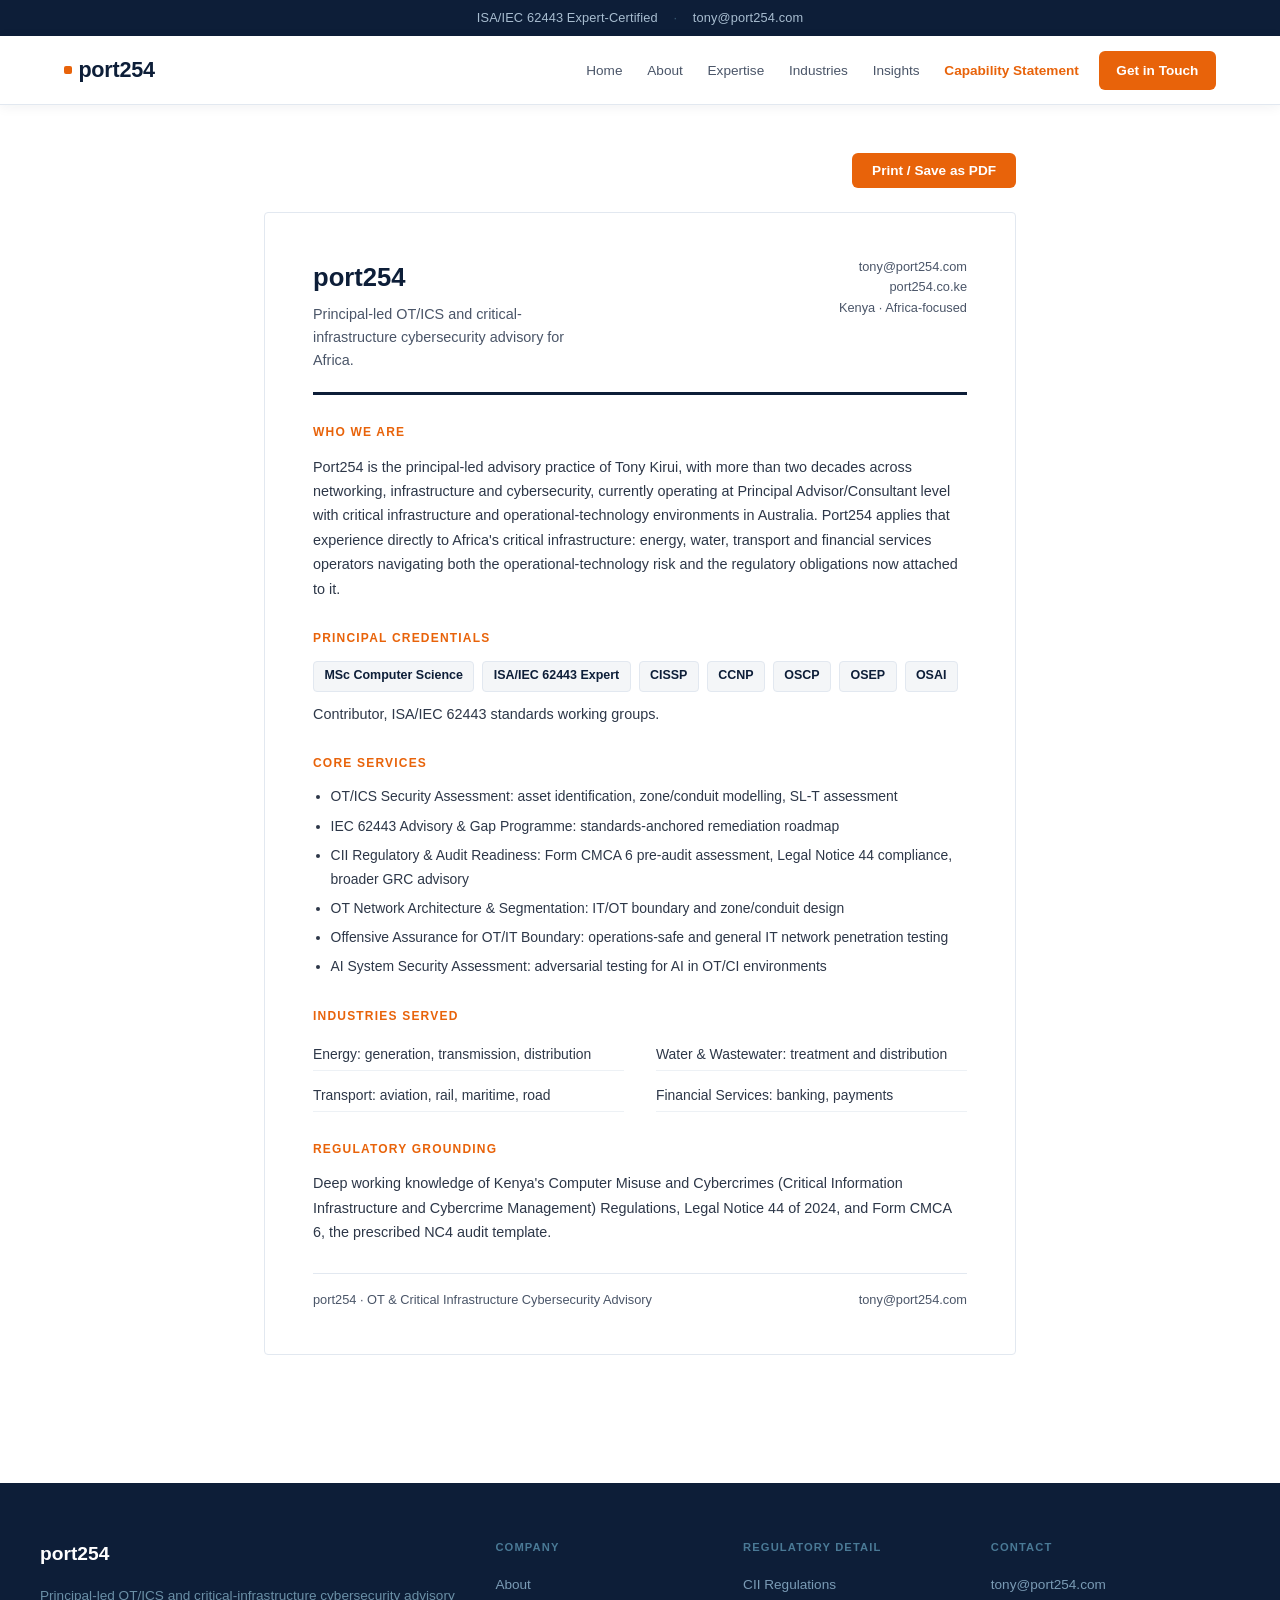
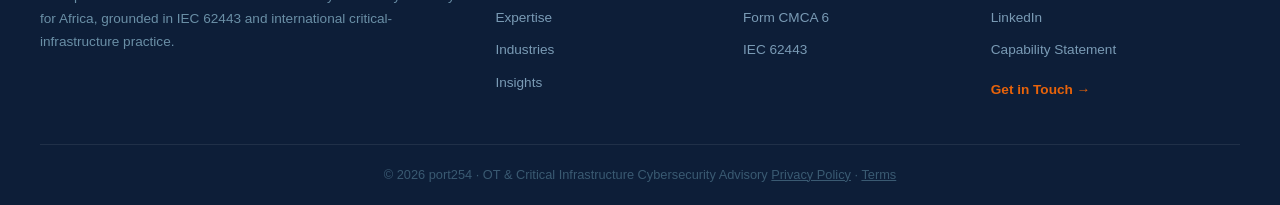
<file: capability-statement.html>
<!DOCTYPE html>
<html lang="en">
<head>
    <meta charset="UTF-8">
    <meta name="viewport" content="width=device-width, initial-scale=1.0">
    <title>Capability Statement - port254 | OT &amp; Critical Infrastructure Cybersecurity</title>
    <meta name="description" content="Port254 capability statement: OT/ICS and critical-infrastructure cybersecurity advisory, principal credentials, and core services.">
    <meta property="og:type" content="website">
    <meta property="og:url" content="https://port254.co.ke/capability-statement.html">
    <link rel="icon" type="image/png" href="./images/favicon.png">
    <link rel="stylesheet" href="./css/style.css">
    <style>
        .cap-wrap { max-width: 800px; margin: 0 auto; padding: 3rem 1.5rem 4rem; }
        .cap-print-bar {
            display: flex; justify-content: flex-end; margin-bottom: 1.5rem;
        }
        .cap-print-btn {
            background: #E8630A; color: #fff; border: none; border-radius: 6px; padding: 0.6rem 1.25rem;
            font-size: 0.85rem; font-weight: 600; cursor: pointer; font-family: inherit;
        }
        .cap-print-btn:hover { background: #C9520A; }
        .cap-sheet {
            background: #fff; border: 1px solid #E2E8F0; border-radius: 4px; padding: 2.75rem 3rem;
        }
        .cap-head { display: flex; justify-content: space-between; align-items: flex-start; border-bottom: 3px solid #0D1E38; padding-bottom: 1.25rem; margin-bottom: 1.75rem; }
        .cap-head .name { font-size: 1.6rem; font-weight: 800; color: #0D1E38; }
        .cap-head .tagline { font-size: 0.9rem; color: #4A5568; margin-top: 0.35rem; max-width: 32ch; }
        .cap-head .meta { text-align: right; font-size: 0.8rem; color: #4A5568; line-height: 1.6; }
        .cap-section { margin-bottom: 1.75rem; }
        .cap-section h2 {
            font-size: 0.75rem; font-weight: 700; text-transform: uppercase; letter-spacing: 0.1em;
            color: #E8630A; margin-bottom: 0.75rem;
        }
        .cap-section p { font-size: 0.9rem; color: #2D3748; line-height: 1.7; margin-bottom: 0.5rem; }
        .cap-grid { display: grid; grid-template-columns: 1fr 1fr; gap: 0.5rem 2rem; }
        .cap-grid div { font-size: 0.87rem; color: #2D3748; line-height: 1.6; padding: 0.3rem 0; border-bottom: 1px solid #EDF1F5; }
        .cap-list { margin: 0; padding-left: 1.1rem; }
        .cap-list li { font-size: 0.87rem; color: #2D3748; line-height: 1.7; margin-bottom: 0.35rem; }
        .cap-cred-row { display: flex; flex-wrap: wrap; gap: 0.5rem; }
        .cap-cred {
            font-size: 0.78rem; font-weight: 600; color: #0D1E38; background: #F4F6F8;
            border: 1px solid #E2E8F0; border-radius: 4px; padding: 0.3rem 0.65rem;
        }
        .cap-foot { display: flex; justify-content: space-between; border-top: 1px solid #E2E8F0; padding-top: 1rem; font-size: 0.8rem; color: #4A5568; }
        @media print {
            .topbar, .nav, .cap-print-bar, .section, .site-footer { display: none !important; }
            body { background: #fff; }
            .cap-wrap { padding: 0; max-width: none; }
            .cap-sheet { border: none; padding: 0; }
        }
    </style>
</head>
<body>
    <!-- Top Bar -->
    <div class="topbar">
        <span>ISA/IEC 62443 Expert-Certified</span>
        <span class="topbar-sep">&middot;</span>
        <a href="mailto:tony@port254.com">tony@port254.com</a>
    </div>

    <!-- Navigation -->
    <nav class="nav">
        <div class="nav-inner">
            <a href="index.html" class="nav-logo">port254</a>
            <ul class="nav-links">
                <li><a href="index.html" class="nav-link">Home</a></li>
                <li><a href="about.html" class="nav-link">About</a></li>
                <li><a href="expertise.html" class="nav-link">Expertise</a></li>
                <li><a href="industries.html" class="nav-link">Industries</a></li>
                <li><a href="insights.html" class="nav-link">Insights</a></li>
                <li><a href="capability-statement.html" class="nav-link active">Capability Statement</a></li>
                <li><a href="contact.html" class="nav-cta">Get in Touch</a></li>
            </ul>
        </div>
    </nav>

    <div class="cap-wrap">
        <div class="cap-print-bar">
            <button class="cap-print-btn" onclick="window.print()">Print / Save as PDF</button>
        </div>

        <div class="cap-sheet">
            <div class="cap-head">
                <div>
                    <div class="name">port254</div>
                    <div class="tagline">Principal-led OT/ICS and critical-infrastructure cybersecurity advisory for Africa.</div>
                </div>
                <div class="meta">
                    tony@port254.com<br>
                    port254.co.ke<br>
                    Kenya &middot; Africa-focused
                </div>
            </div>

            <div class="cap-section">
                <h2>Who We Are</h2>
                <p>Port254 is the principal-led advisory practice of Tony Kirui, with more than two decades across networking, infrastructure and cybersecurity, currently operating at Principal Advisor/Consultant level with critical infrastructure and operational-technology environments in Australia. Port254 applies that experience directly to Africa's critical infrastructure: energy, water, transport and financial services operators navigating both the operational-technology risk and the regulatory obligations now attached to it.</p>
            </div>

            <div class="cap-section">
                <h2>Principal Credentials</h2>
                <div class="cap-cred-row">
                    <span class="cap-cred">MSc Computer Science</span>
                    <span class="cap-cred">ISA/IEC 62443 Expert</span>
                    <span class="cap-cred">CISSP</span>
                    <span class="cap-cred">CCNP</span>
                    <span class="cap-cred">OSCP</span>
                    <span class="cap-cred">OSEP</span>
                    <span class="cap-cred">OSAI</span>
                </div>
                <p style="margin-top:0.6rem">Contributor, ISA/IEC 62443 standards working groups.</p>
            </div>

            <div class="cap-section">
                <h2>Core Services</h2>
                <ul class="cap-list">
                    <li>OT/ICS Security Assessment: asset identification, zone/conduit modelling, SL-T assessment</li>
                    <li>IEC 62443 Advisory &amp; Gap Programme: standards-anchored remediation roadmap</li>
                    <li>CII Regulatory &amp; Audit Readiness: Form CMCA 6 pre-audit assessment, Legal Notice 44 compliance, broader GRC advisory</li>
                    <li>OT Network Architecture &amp; Segmentation: IT/OT boundary and zone/conduit design</li>
                    <li>Offensive Assurance for OT/IT Boundary: operations-safe and general IT network penetration testing</li>
                    <li>AI System Security Assessment: adversarial testing for AI in OT/CI environments</li>
                </ul>
            </div>

            <div class="cap-section">
                <h2>Industries Served</h2>
                <div class="cap-grid">
                    <div>Energy: generation, transmission, distribution</div>
                    <div>Water &amp; Wastewater: treatment and distribution</div>
                    <div>Transport: aviation, rail, maritime, road</div>
                    <div>Financial Services: banking, payments</div>
                </div>
            </div>

            <div class="cap-section">
                <h2>Regulatory Grounding</h2>
                <p>Deep working knowledge of Kenya's Computer Misuse and Cybercrimes (Critical Information Infrastructure and Cybercrime Management) Regulations, Legal Notice 44 of 2024, and Form CMCA 6, the prescribed NC4 audit template.</p>
            </div>

            <div class="cap-foot">
                <span>port254 &middot; OT &amp; Critical Infrastructure Cybersecurity Advisory</span>
                <span>tony@port254.com</span>
            </div>
        </div>
    </div>

    <!-- Footer -->
    <footer class="site-footer">
        <div class="footer-inner">
            <div class="footer-brand">
                <div class="footer-logo">port254</div>
                <p>Principal-led OT/ICS and critical-infrastructure cybersecurity advisory for Africa, grounded in IEC 62443 and international critical-infrastructure practice.</p>
            </div>
            <div class="footer-col">
                <h4>Company</h4>
                <ul>
                    <li><a href="about.html">About</a></li>
                    <li><a href="expertise.html">Expertise</a></li>
                    <li><a href="industries.html">Industries</a></li>
                    <li><a href="insights.html">Insights</a></li>
                </ul>
            </div>
            <div class="footer-col">
                <h4>Regulatory Detail</h4>
                <ul>
                    <li><a href="cii.html">CII Regulations</a></li>
                    <li><a href="cmca6.html">Form CMCA 6</a></li>
                    <li><a href="iec62443.html">IEC 62443</a></li>
                </ul>
            </div>
            <div class="footer-col">
                <h4>Contact</h4>
                <ul>
                    <li><a href="mailto:tony@port254.com">tony@port254.com</a></li>
                    <li><a href="https://www.linkedin.com/in/tony-kirui-6805b84/" target="_blank" rel="noopener">LinkedIn</a></li>
                    <li><a href="capability-statement.html">Capability Statement</a></li>
                </ul>
                <a href="contact.html" class="footer-cta">Get in Touch →</a>
            </div>
        </div>
        <div class="footer-bottom">
            <span>&copy; 2026 port254 &middot; OT &amp; Critical Infrastructure Cybersecurity Advisory</span>
            <span><a href="privacy.html">Privacy Policy</a> &middot; <a href="terms.html">Terms</a></span>
        </div>
    </footer>
</body>
</html>
</file>
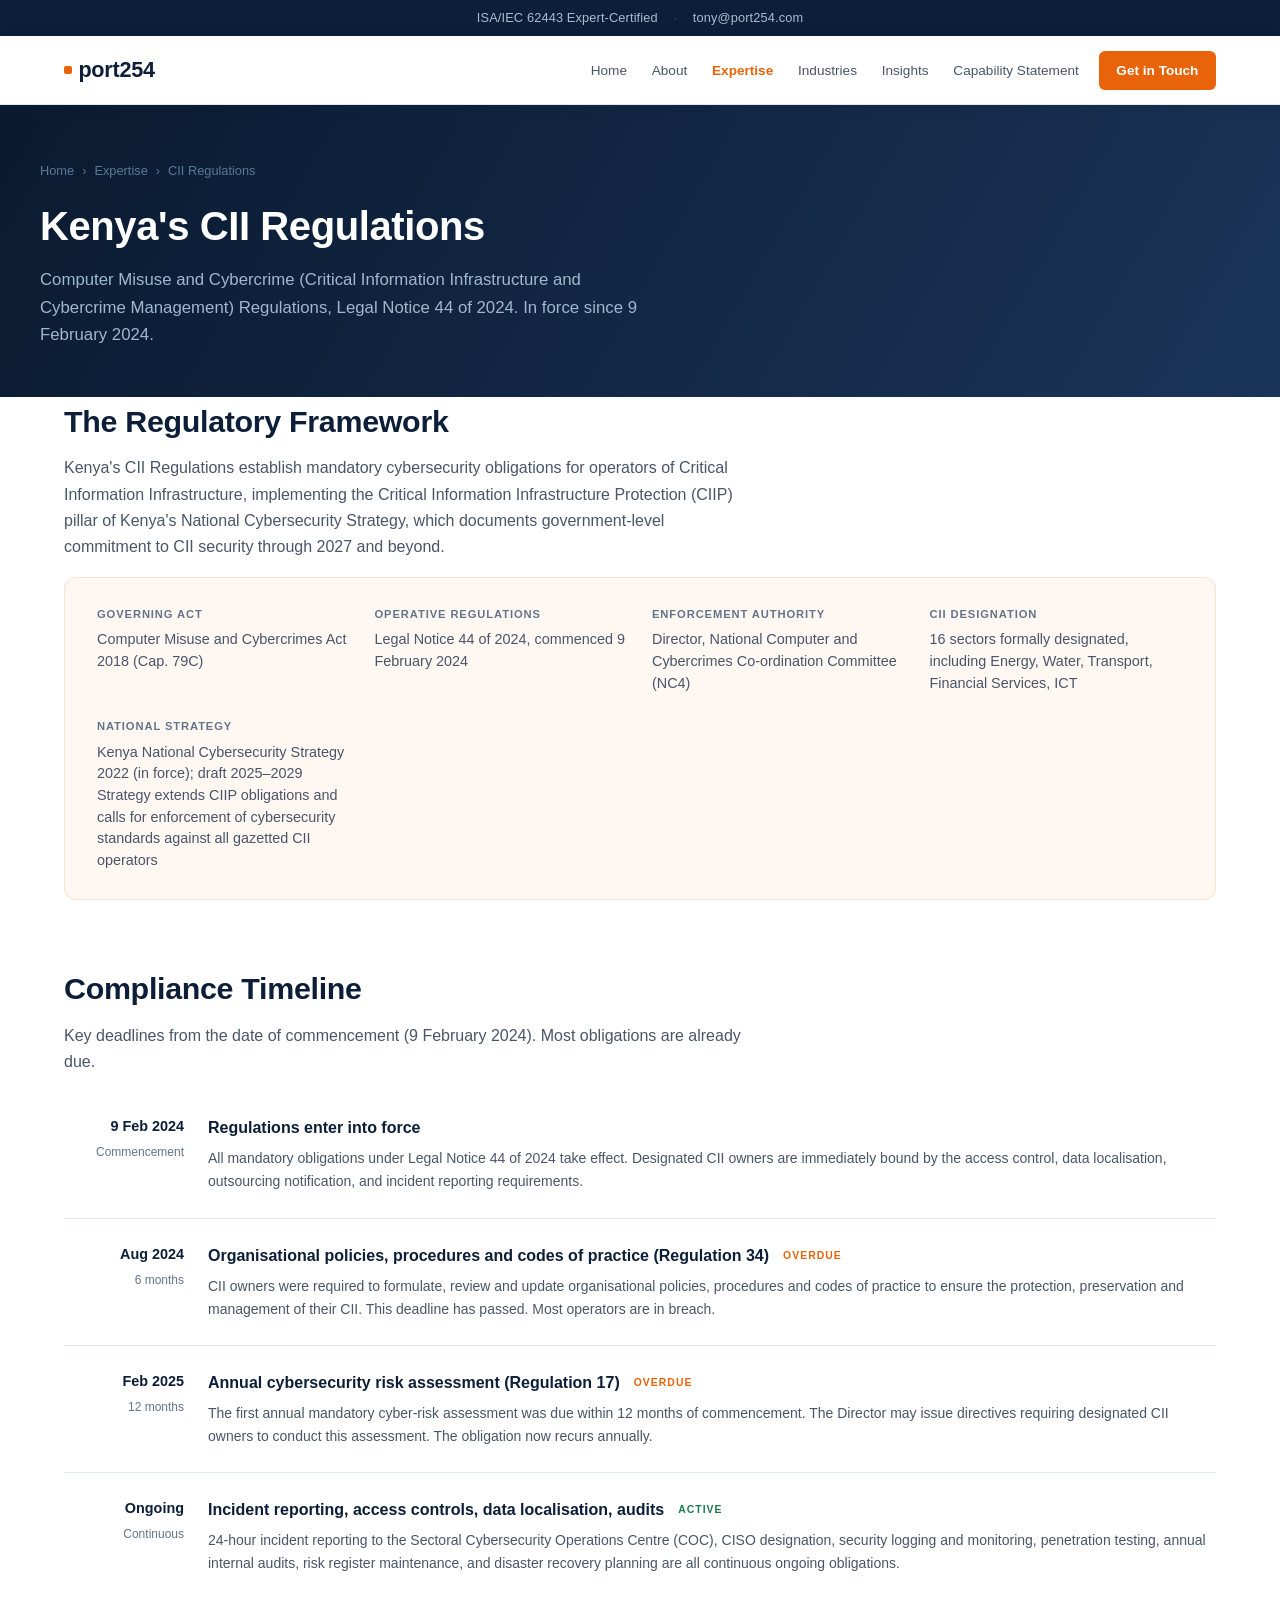
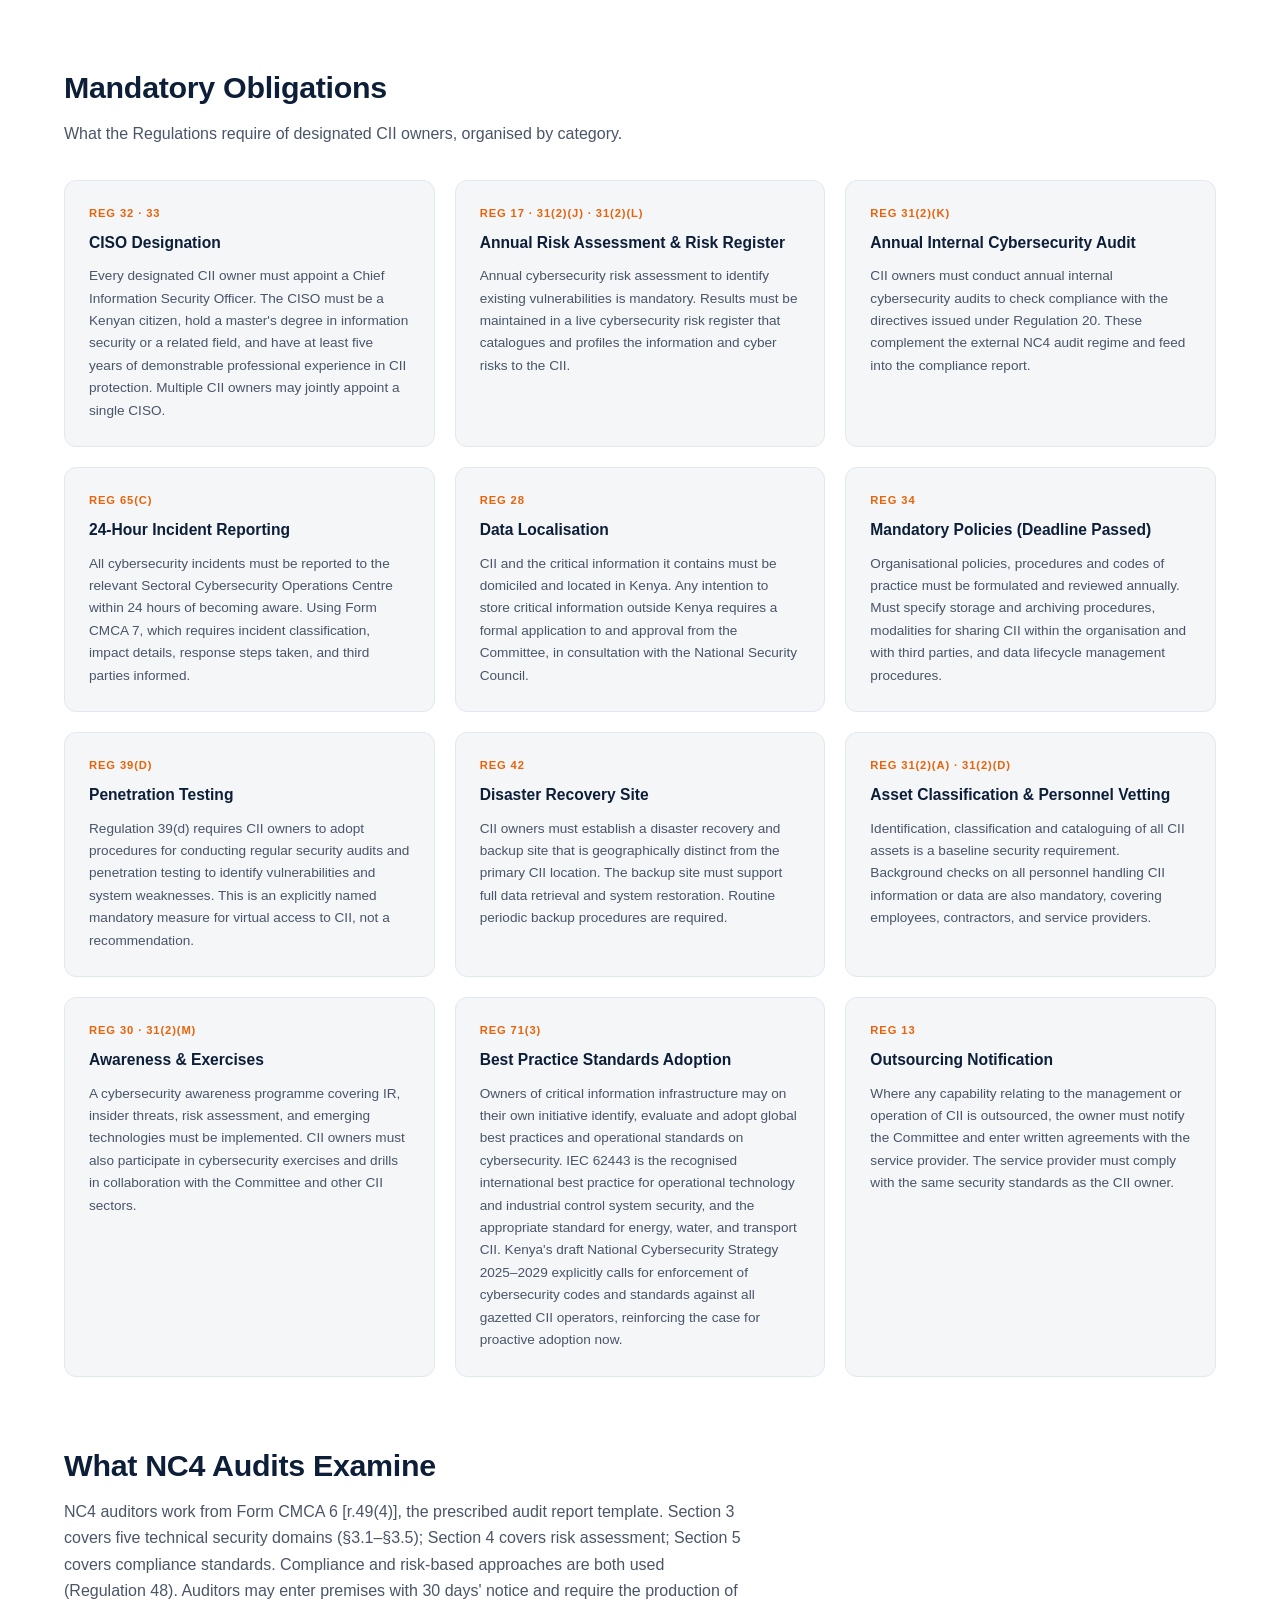
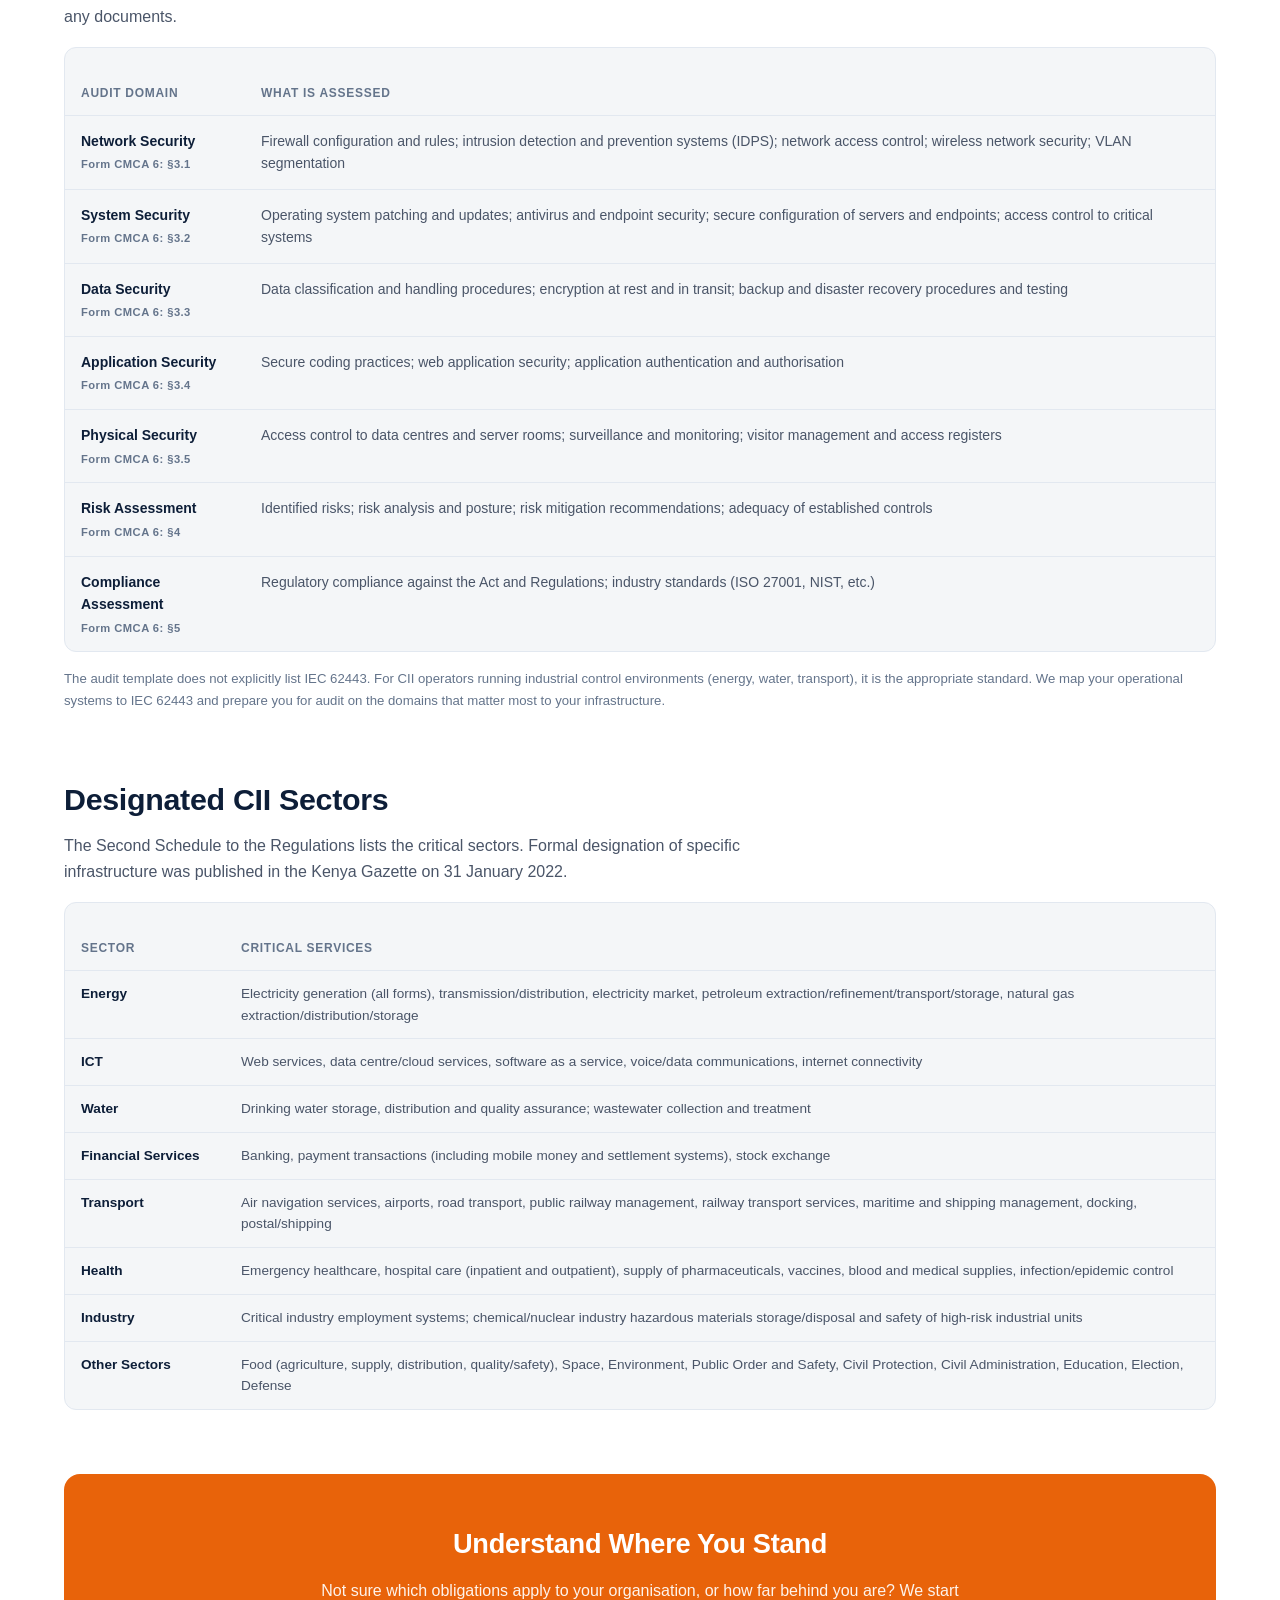
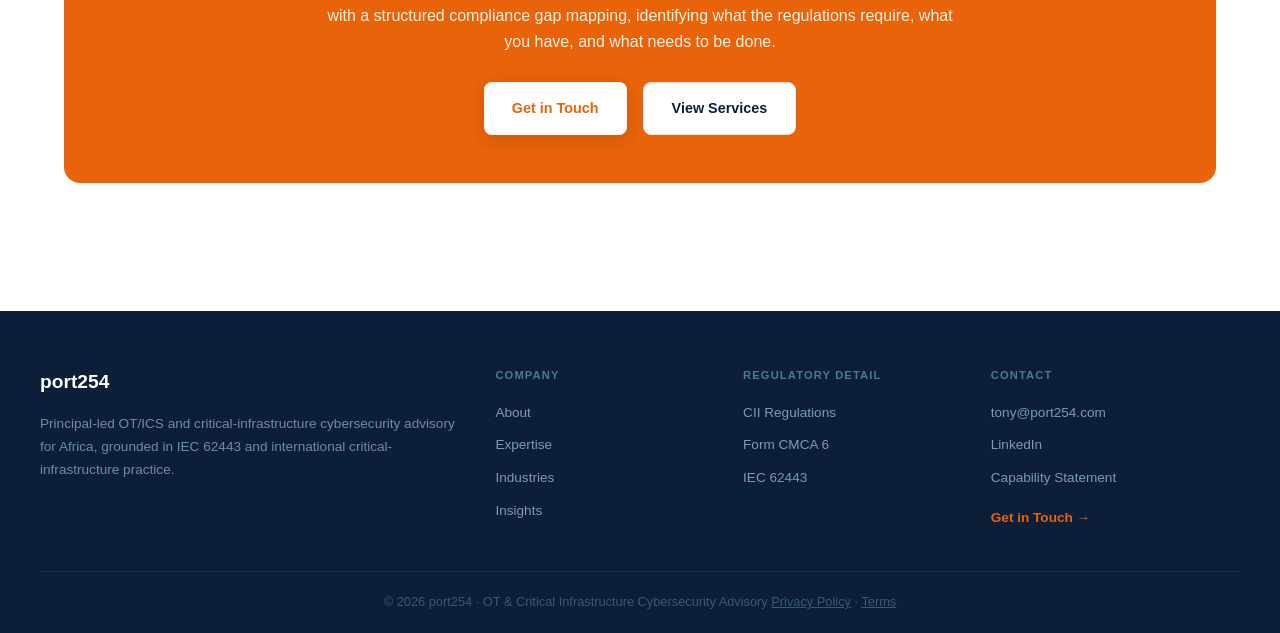
<file: cii.html>
<!DOCTYPE html>
<html lang="en">
<head>
    <meta charset="UTF-8">
    <meta name="viewport" content="width=device-width, initial-scale=1.0">
    <title>CII Regulations - port254 | OT &amp; Critical Infrastructure Cybersecurity</title>
    <meta name="description" content="Kenya's Critical Information Infrastructure Regulations (Legal Notice 44 of 2024): obligations, deadlines, and what NC4 audits examine. Mandatory CISO, annual risk assessment, 24-hour incident reporting.">
    <meta property="og:type" content="website">
    <meta property="og:url" content="https://port254.co.ke/cii.html">
    <link rel="icon" type="image/png" href="./images/favicon.png">
    <link rel="stylesheet" href="./css/style.css">
    <style>
        .obligation-grid {
            display: grid;
            grid-template-columns: repeat(auto-fit, minmax(300px, 1fr));
            gap: 1.25rem;
            margin-top: 2rem;
        }

        .obligation-card {
            background: #F4F6F8;
            border: 1px solid #E2E8F0;
            border-radius: 0.75rem;
            padding: 1.5rem;
        }

        .obligation-card:hover {
            border-color: #E8630A;
        }

        .obligation-reg {
            font-size: 0.7rem;
            font-weight: 700;
            text-transform: uppercase;
            letter-spacing: 0.08em;
            color: #E8630A;
            margin-bottom: 0.5rem;
        }

        .obligation-card h4 {
            font-size: 0.975rem;
            color: #0D1E38;
            font-weight: 600;
            margin-bottom: 0.6rem;
        }

        .obligation-card p {
            font-size: 0.85rem;
            color: #4A5568;
            line-height: 1.65;
            margin: 0;
        }

        .timeline-item {
            display: flex;
            gap: 1.5rem;
            padding: 1.5rem 0;
            border-bottom: 1px solid #E2E8F0;
        }

        .timeline-item:last-child {
            border-bottom: none;
        }

        .timeline-date {
            flex-shrink: 0;
            width: 120px;
            text-align: right;
        }

        .timeline-date-value {
            font-size: 0.9rem;
            font-weight: 700;
            color: #0D1E38;
            display: block;
        }

        .timeline-date-sub {
            font-size: 0.75rem;
            color: #64748B;
        }

        .timeline-status {
            font-size: 0.65rem;
            font-weight: 700;
            text-transform: uppercase;
            letter-spacing: 0.1em;
            color: #64748B;
            margin-left: 0.6rem;
            vertical-align: middle;
        }

        .timeline-status-overdue {
            color: #E8630A;
        }

        .timeline-status-active {
            color: #1B7A4A;
        }

        .timeline-content h4 {
            font-size: 1rem;
            color: #0D1E38;
            font-weight: 600;
            margin-bottom: 0.4rem;
        }

        .timeline-content p {
            font-size: 0.875rem;
            color: #4A5568;
            line-height: 1.65;
            margin: 0;
        }

        .audit-table {
            width: 100%;
            border-collapse: collapse;
            margin-top: 1.5rem;
        }

        .audit-table th {
            text-align: left;
            font-size: 0.75rem;
            font-weight: 700;
            text-transform: uppercase;
            letter-spacing: 0.06em;
            color: #64748B;
            padding: 0.75rem 1rem;
            border-bottom: 1px solid #E2E8F0;
        }

        .audit-table td {
            padding: 0.875rem 1rem;
            font-size: 0.875rem;
            color: #4A5568;
            border-bottom: 1px solid #E2E8F0;
            vertical-align: top;
        }

        .audit-table tr:last-child td {
            border-bottom: none;
        }

        .audit-table td:first-child {
            color: #0D1E38;
            font-weight: 600;
            width: 180px;
        }

        .sector-table {
            width: 100%;
            border-collapse: collapse;
            margin-top: 1.5rem;
        }

        .sector-table th {
            text-align: left;
            font-size: 0.75rem;
            font-weight: 700;
            text-transform: uppercase;
            letter-spacing: 0.06em;
            color: #64748B;
            padding: 0.75rem 1rem;
            background: #F4F6F8;
            border-bottom: 1px solid #E2E8F0;
        }

        .sector-table td {
            padding: 0.75rem 1rem;
            font-size: 0.85rem;
            color: #4A5568;
            border-bottom: 1px solid #E2E8F0;
            vertical-align: top;
        }

        .sector-table tr:last-child td {
            border-bottom: none;
        }

        .sector-table td:first-child {
            color: #0D1E38;
            font-weight: 600;
            width: 160px;
        }

        @media (max-width: 768px) {
            .timeline-item { flex-direction: column; gap: 0.5rem; }
            .timeline-date { text-align: left; width: auto; }
        }
    </style>
</head>
<body>
    <!-- Top Bar -->
    <div class="topbar">
        <span>ISA/IEC 62443 Expert-Certified</span>
        <span class="topbar-sep">&middot;</span>
        <a href="mailto:tony@port254.com">tony@port254.com</a>
    </div>

    <!-- Navigation -->
    <nav class="nav">
        <div class="nav-inner">
            <a href="index.html" class="nav-logo">port254</a>
            <ul class="nav-links">
                <li><a href="index.html" class="nav-link">Home</a></li>
                <li><a href="about.html" class="nav-link">About</a></li>
                <li><a href="expertise.html" class="nav-link active">Expertise</a></li>
                <li><a href="industries.html" class="nav-link">Industries</a></li>
                <li><a href="insights.html" class="nav-link">Insights</a></li>
                <li><a href="capability-statement.html" class="nav-link">Capability Statement</a></li>
                <li><a href="contact.html" class="nav-cta">Get in Touch</a></li>
            </ul>
        </div>
    </nav>

    <!-- Hero -->
    <div class="page-hero">
        <div class="page-hero-inner">
            <div class="breadcrumb"><a href="index.html">Home</a><span>&rsaquo;</span><a href="expertise.html">Expertise</a><span>&rsaquo;</span>CII Regulations</div>
            <h1>Kenya's CII Regulations</h1>
            <p>Computer Misuse and Cybercrime (Critical Information Infrastructure and Cybercrime Management) Regulations, Legal Notice 44 of 2024. In force since 9 February 2024.</p>
        </div>
    </div>

    <!-- What the Regulations Are -->
    <div class="section" style="padding-top: 0;">
        <h2 class="section-heading">The Regulatory Framework</h2>
        <p class="section-subheading">Kenya's CII Regulations establish mandatory cybersecurity obligations for operators of Critical Information Infrastructure, implementing the Critical Information Infrastructure Protection (CIIP) pillar of Kenya's National Cybersecurity Strategy, which documents government-level commitment to CII security through 2027 and beyond.</p>

        <div style="background: rgba(232, 99, 10, 0.05); border: 1px solid rgba(232, 99, 10, 0.15); border-radius: 0.75rem; padding: 1.75rem 2rem;">
            <div style="display: grid; grid-template-columns: repeat(auto-fit, minmax(200px, 1fr)); gap: 1.5rem;">
                <div>
                    <p style="font-size: 0.7rem; font-weight: 700; text-transform: uppercase; letter-spacing: 0.08em; color: #64748B; margin-bottom: 0.35rem;">Governing Act</p>
                    <p style="color: #4A5568; font-size: 0.9rem; line-height: 1.5;">Computer Misuse and Cybercrimes Act 2018 (Cap. 79C)</p>
                </div>
                <div>
                    <p style="font-size: 0.7rem; font-weight: 700; text-transform: uppercase; letter-spacing: 0.08em; color: #64748B; margin-bottom: 0.35rem;">Operative Regulations</p>
                    <p style="color: #4A5568; font-size: 0.9rem; line-height: 1.5;">Legal Notice 44 of 2024, commenced 9 February 2024</p>
                </div>
                <div>
                    <p style="font-size: 0.7rem; font-weight: 700; text-transform: uppercase; letter-spacing: 0.08em; color: #64748B; margin-bottom: 0.35rem;">Enforcement Authority</p>
                    <p style="color: #4A5568; font-size: 0.9rem; line-height: 1.5;">Director, National Computer and Cybercrimes Co-ordination Committee (NC4)</p>
                </div>
                <div>
                    <p style="font-size: 0.7rem; font-weight: 700; text-transform: uppercase; letter-spacing: 0.08em; color: #64748B; margin-bottom: 0.35rem;">CII Designation</p>
                    <p style="color: #4A5568; font-size: 0.9rem; line-height: 1.5;">16 sectors formally designated, including Energy, Water, Transport, Financial Services, ICT</p>
                </div>
                <div>
                    <p style="font-size: 0.7rem; font-weight: 700; text-transform: uppercase; letter-spacing: 0.08em; color: #64748B; margin-bottom: 0.35rem;">National Strategy</p>
                    <p style="color: #4A5568; font-size: 0.9rem; line-height: 1.5;">Kenya National Cybersecurity Strategy 2022 (in force); draft 2025–2029 Strategy extends CIIP obligations and calls for enforcement of cybersecurity standards against all gazetted CII operators</p>
                </div>
            </div>
        </div>
    </div>

    <!-- Compliance Timeline -->
    <div class="section" style="padding-top: 0;">
        <h2 class="section-heading">Compliance Timeline</h2>
        <p class="section-subheading">Key deadlines from the date of commencement (9 February 2024). Most obligations are already due.</p>

        <div>
            <div class="timeline-item">
                <div class="timeline-date">
                    <span class="timeline-date-value">9 Feb 2024</span>
                    <span class="timeline-date-sub">Commencement</span>
                </div>
                <div class="timeline-content">
                    <h4>Regulations enter into force</h4>
                    <p>All mandatory obligations under Legal Notice 44 of 2024 take effect. Designated CII owners are immediately bound by the access control, data localisation, outsourcing notification, and incident reporting requirements.</p>
                </div>
            </div>

            <div class="timeline-item">
                <div class="timeline-date">
                    <span class="timeline-date-value">Aug 2024</span>
                    <span class="timeline-date-sub">6 months</span>
                </div>
                <div class="timeline-content">
                    <h4>Organisational policies, procedures and codes of practice (Regulation 34) <span class="timeline-status timeline-status-overdue">Overdue</span></h4>
                    <p>CII owners were required to formulate, review and update organisational policies, procedures and codes of practice to ensure the protection, preservation and management of their CII. This deadline has passed. Most operators are in breach.</p>
                </div>
            </div>

            <div class="timeline-item">
                <div class="timeline-date">
                    <span class="timeline-date-value">Feb 2025</span>
                    <span class="timeline-date-sub">12 months</span>
                </div>
                <div class="timeline-content">
                    <h4>Annual cybersecurity risk assessment (Regulation 17) <span class="timeline-status timeline-status-overdue">Overdue</span></h4>
                    <p>The first annual mandatory cyber-risk assessment was due within 12 months of commencement. The Director may issue directives requiring designated CII owners to conduct this assessment. The obligation now recurs annually.</p>
                </div>
            </div>

            <div class="timeline-item">
                <div class="timeline-date">
                    <span class="timeline-date-value">Ongoing</span>
                    <span class="timeline-date-sub">Continuous</span>
                </div>
                <div class="timeline-content">
                    <h4>Incident reporting, access controls, data localisation, audits <span class="timeline-status timeline-status-active">Active</span></h4>
                    <p>24-hour incident reporting to the Sectoral Cybersecurity Operations Centre (COC), CISO designation, security logging and monitoring, penetration testing, annual internal audits, risk register maintenance, and disaster recovery planning are all continuous ongoing obligations.</p>
                </div>
            </div>
        </div>
    </div>

    <!-- The Mandatory Obligations -->
    <div class="section" style="padding-top: 0;">
        <h2 class="section-heading">Mandatory Obligations</h2>
        <p class="section-subheading">What the Regulations require of designated CII owners, organised by category.</p>

        <div class="obligation-grid">
            <div class="obligation-card">
                <div class="obligation-reg">Reg 32 · 33</div>
                <h4>CISO Designation</h4>
                <p>Every designated CII owner must appoint a Chief Information Security Officer. The CISO must be a Kenyan citizen, hold a master's degree in information security or a related field, and have at least five years of demonstrable professional experience in CII protection. Multiple CII owners may jointly appoint a single CISO.</p>
            </div>

            <div class="obligation-card">
                <div class="obligation-reg">Reg 17 · 31(2)(j) · 31(2)(l)</div>
                <h4>Annual Risk Assessment &amp; Risk Register</h4>
                <p>Annual cybersecurity risk assessment to identify existing vulnerabilities is mandatory. Results must be maintained in a live cybersecurity risk register that catalogues and profiles the information and cyber risks to the CII.</p>
            </div>

            <div class="obligation-card">
                <div class="obligation-reg">Reg 31(2)(k)</div>
                <h4>Annual Internal Cybersecurity Audit</h4>
                <p>CII owners must conduct annual internal cybersecurity audits to check compliance with the directives issued under Regulation 20. These complement the external NC4 audit regime and feed into the compliance report.</p>
            </div>

            <div class="obligation-card">
                <div class="obligation-reg">Reg 65(c)</div>
                <h4>24-Hour Incident Reporting</h4>
                <p>All cybersecurity incidents must be reported to the relevant Sectoral Cybersecurity Operations Centre within 24 hours of becoming aware. Using Form CMCA 7, which requires incident classification, impact details, response steps taken, and third parties informed.</p>
            </div>

            <div class="obligation-card">
                <div class="obligation-reg">Reg 28</div>
                <h4>Data Localisation</h4>
                <p>CII and the critical information it contains must be domiciled and located in Kenya. Any intention to store critical information outside Kenya requires a formal application to and approval from the Committee, in consultation with the National Security Council.</p>
            </div>

            <div class="obligation-card">
                <div class="obligation-reg">Reg 34</div>
                <h4>Mandatory Policies (Deadline Passed)</h4>
                <p>Organisational policies, procedures and codes of practice must be formulated and reviewed annually. Must specify storage and archiving procedures, modalities for sharing CII within the organisation and with third parties, and data lifecycle management procedures.</p>
            </div>

            <div class="obligation-card">
                <div class="obligation-reg">Reg 39(d)</div>
                <h4>Penetration Testing</h4>
                <p>Regulation 39(d) requires CII owners to adopt procedures for conducting regular security audits and penetration testing to identify vulnerabilities and system weaknesses. This is an explicitly named mandatory measure for virtual access to CII, not a recommendation.</p>
            </div>

            <div class="obligation-card">
                <div class="obligation-reg">Reg 42</div>
                <h4>Disaster Recovery Site</h4>
                <p>CII owners must establish a disaster recovery and backup site that is geographically distinct from the primary CII location. The backup site must support full data retrieval and system restoration. Routine periodic backup procedures are required.</p>
            </div>

            <div class="obligation-card">
                <div class="obligation-reg">Reg 31(2)(a) · 31(2)(d)</div>
                <h4>Asset Classification &amp; Personnel Vetting</h4>
                <p>Identification, classification and cataloguing of all CII assets is a baseline security requirement. Background checks on all personnel handling CII information or data are also mandatory, covering employees, contractors, and service providers.</p>
            </div>

            <div class="obligation-card">
                <div class="obligation-reg">Reg 30 · 31(2)(m)</div>
                <h4>Awareness &amp; Exercises</h4>
                <p>A cybersecurity awareness programme covering IR, insider threats, risk assessment, and emerging technologies must be implemented. CII owners must also participate in cybersecurity exercises and drills in collaboration with the Committee and other CII sectors.</p>
            </div>

            <div class="obligation-card">
                <div class="obligation-reg">Reg 71(3)</div>
                <h4>Best Practice Standards Adoption</h4>
                <p>Owners of critical information infrastructure may on their own initiative identify, evaluate and adopt global best practices and operational standards on cybersecurity. IEC 62443 is the recognised international best practice for operational technology and industrial control system security, and the appropriate standard for energy, water, and transport CII. Kenya's draft National Cybersecurity Strategy 2025–2029 explicitly calls for enforcement of cybersecurity codes and standards against all gazetted CII operators, reinforcing the case for proactive adoption now.</p>
            </div>

            <div class="obligation-card">
                <div class="obligation-reg">Reg 13</div>
                <h4>Outsourcing Notification</h4>
                <p>Where any capability relating to the management or operation of CII is outsourced, the owner must notify the Committee and enter written agreements with the service provider. The service provider must comply with the same security standards as the CII owner.</p>
            </div>
        </div>
    </div>

    <!-- What NC4 Audits Examine -->
    <div class="section" style="padding-top: 0;">
        <h2 class="section-heading">What NC4 Audits Examine</h2>
        <p class="section-subheading">NC4 auditors work from Form CMCA 6 [r.49(4)], the prescribed audit report template. Section 3 covers five technical security domains (§3.1–§3.5); Section 4 covers risk assessment; Section 5 covers compliance standards. Compliance and risk-based approaches are both used (Regulation 48). Auditors may enter premises with 30 days' notice and require the production of any documents.</p>

        <div style="background: #F4F6F8; border: 1px solid #E2E8F0; border-radius: 0.75rem; overflow-x: auto;">
            <table class="audit-table">
                <thead>
                    <tr>
                        <th>Audit Domain</th>
                        <th>What Is Assessed</th>
                    </tr>
                </thead>
                <tbody>
                    <tr>
                        <td>Network Security<span style="display: block; font-size: 0.7rem; font-weight: 600; color: #64748B; margin-top: 0.25rem; letter-spacing: 0.04em;">Form CMCA 6: §3.1</span></td>
                        <td>Firewall configuration and rules; intrusion detection and prevention systems (IDPS); network access control; wireless network security; VLAN segmentation</td>
                    </tr>
                    <tr>
                        <td>System Security<span style="display: block; font-size: 0.7rem; font-weight: 600; color: #64748B; margin-top: 0.25rem; letter-spacing: 0.04em;">Form CMCA 6: §3.2</span></td>
                        <td>Operating system patching and updates; antivirus and endpoint security; secure configuration of servers and endpoints; access control to critical systems</td>
                    </tr>
                    <tr>
                        <td>Data Security<span style="display: block; font-size: 0.7rem; font-weight: 600; color: #64748B; margin-top: 0.25rem; letter-spacing: 0.04em;">Form CMCA 6: §3.3</span></td>
                        <td>Data classification and handling procedures; encryption at rest and in transit; backup and disaster recovery procedures and testing</td>
                    </tr>
                    <tr>
                        <td>Application Security<span style="display: block; font-size: 0.7rem; font-weight: 600; color: #64748B; margin-top: 0.25rem; letter-spacing: 0.04em;">Form CMCA 6: §3.4</span></td>
                        <td>Secure coding practices; web application security; application authentication and authorisation</td>
                    </tr>
                    <tr>
                        <td>Physical Security<span style="display: block; font-size: 0.7rem; font-weight: 600; color: #64748B; margin-top: 0.25rem; letter-spacing: 0.04em;">Form CMCA 6: §3.5</span></td>
                        <td>Access control to data centres and server rooms; surveillance and monitoring; visitor management and access registers</td>
                    </tr>
                    <tr>
                        <td>Risk Assessment<span style="display: block; font-size: 0.7rem; font-weight: 600; color: #64748B; margin-top: 0.25rem; letter-spacing: 0.04em;">Form CMCA 6: §4</span></td>
                        <td>Identified risks; risk analysis and posture; risk mitigation recommendations; adequacy of established controls</td>
                    </tr>
                    <tr>
                        <td>Compliance Assessment<span style="display: block; font-size: 0.7rem; font-weight: 600; color: #64748B; margin-top: 0.25rem; letter-spacing: 0.04em;">Form CMCA 6: §5</span></td>
                        <td>Regulatory compliance against the Act and Regulations; industry standards (ISO 27001, NIST, etc.)</td>
                    </tr>
                </tbody>
            </table>
        </div>
        <p style="margin-top: 1rem; font-size: 0.825rem; color: #64748B;">The audit template does not explicitly list IEC 62443. For CII operators running industrial control environments (energy, water, transport), it is the appropriate standard. We map your operational systems to IEC 62443 and prepare you for audit on the domains that matter most to your infrastructure.</p>
    </div>

    <!-- Designated Sectors -->
    <div class="section" style="padding-top: 0;">
        <h2 class="section-heading">Designated CII Sectors</h2>
        <p class="section-subheading">The Second Schedule to the Regulations lists the critical sectors. Formal designation of specific infrastructure was published in the Kenya Gazette on 31 January 2022.</p>

        <div style="background: #F4F6F8; border: 1px solid #E2E8F0; border-radius: 0.75rem; overflow-x: auto;">
            <table class="sector-table">
                <thead>
                    <tr>
                        <th>Sector</th>
                        <th>Critical Services</th>
                    </tr>
                </thead>
                <tbody>
                    <tr>
                        <td>Energy</td>
                        <td>Electricity generation (all forms), transmission/distribution, electricity market, petroleum extraction/refinement/transport/storage, natural gas extraction/distribution/storage</td>
                    </tr>
                    <tr>
                        <td>ICT</td>
                        <td>Web services, data centre/cloud services, software as a service, voice/data communications, internet connectivity</td>
                    </tr>
                    <tr>
                        <td>Water</td>
                        <td>Drinking water storage, distribution and quality assurance; wastewater collection and treatment</td>
                    </tr>
                    <tr>
                        <td>Financial Services</td>
                        <td>Banking, payment transactions (including mobile money and settlement systems), stock exchange</td>
                    </tr>
                    <tr>
                        <td>Transport</td>
                        <td>Air navigation services, airports, road transport, public railway management, railway transport services, maritime and shipping management, docking, postal/shipping</td>
                    </tr>
                    <tr>
                        <td>Health</td>
                        <td>Emergency healthcare, hospital care (inpatient and outpatient), supply of pharmaceuticals, vaccines, blood and medical supplies, infection/epidemic control</td>
                    </tr>
                    <tr>
                        <td>Industry</td>
                        <td>Critical industry employment systems; chemical/nuclear industry hazardous materials storage/disposal and safety of high-risk industrial units</td>
                    </tr>
                    <tr>
                        <td>Other Sectors</td>
                        <td>Food (agriculture, supply, distribution, quality/safety), Space, Environment, Public Order and Safety, Civil Protection, Civil Administration, Education, Election, Defense</td>
                    </tr>
                </tbody>
            </table>
        </div>
    </div>

    <!-- CTA -->
    <div class="section" style="padding-top: 0;">
        <div class="cta-section">
            <h3>Understand Where You Stand</h3>
            <p>Not sure which obligations apply to your organisation, or how far behind you are? We start with a structured compliance gap mapping, identifying what the regulations require, what you have, and what needs to be done.</p>
            <div style="display: flex; gap: 1rem; justify-content: center; flex-wrap: wrap;">
                <a href="contact.html" class="cta-button">Get in Touch</a>
                <a href="services.html" class="cta-button secondary">View Services</a>
            </div>
        </div>
    </div>

    <!-- Footer -->
    <footer class="site-footer">
        <div class="footer-inner">
            <div class="footer-brand">
                <div class="footer-logo">port254</div>
                <p>Principal-led OT/ICS and critical-infrastructure cybersecurity advisory for Africa, grounded in IEC 62443 and international critical-infrastructure practice.</p>
            </div>
            <div class="footer-col">
                <h4>Company</h4>
                <ul>
                    <li><a href="about.html">About</a></li>
                    <li><a href="expertise.html">Expertise</a></li>
                    <li><a href="industries.html">Industries</a></li>
                    <li><a href="insights.html">Insights</a></li>
                </ul>
            </div>
            <div class="footer-col">
                <h4>Regulatory Detail</h4>
                <ul>
                    <li><a href="cii.html">CII Regulations</a></li>
                    <li><a href="cmca6.html">Form CMCA 6</a></li>
                    <li><a href="iec62443.html">IEC 62443</a></li>
                </ul>
            </div>
            <div class="footer-col">
                <h4>Contact</h4>
                <ul>
                    <li><a href="mailto:tony@port254.com">tony@port254.com</a></li>
                    <li><a href="https://www.linkedin.com/in/tony-kirui-6805b84/" target="_blank" rel="noopener">LinkedIn</a></li>
                    <li><a href="capability-statement.html">Capability Statement</a></li>
                </ul>
                <a href="contact.html" class="footer-cta">Get in Touch →</a>
            </div>
        </div>
        <div class="footer-bottom">
            <span>&copy; 2026 port254 &middot; OT &amp; Critical Infrastructure Cybersecurity Advisory</span>
            <span><a href="privacy.html">Privacy Policy</a> &middot; <a href="terms.html">Terms</a></span>
        </div>
    </footer>
</body>
</html>
</file>
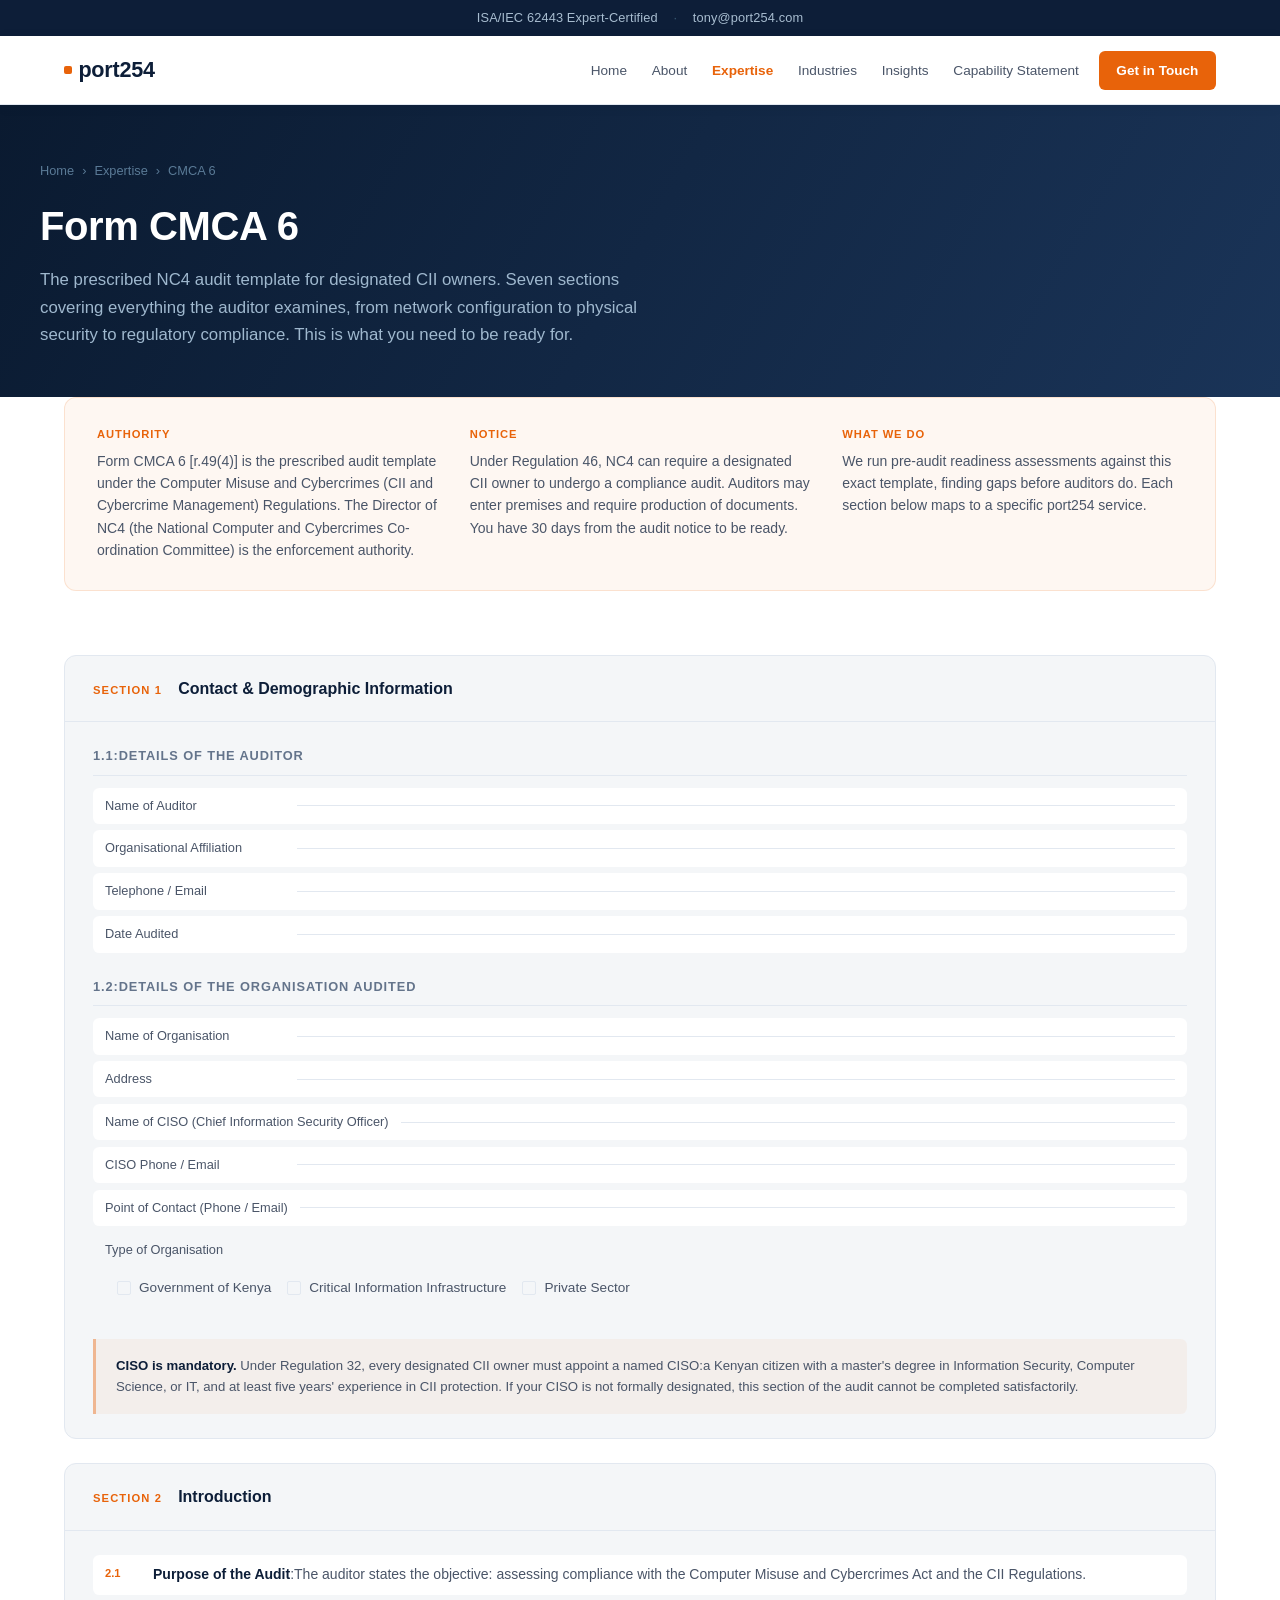
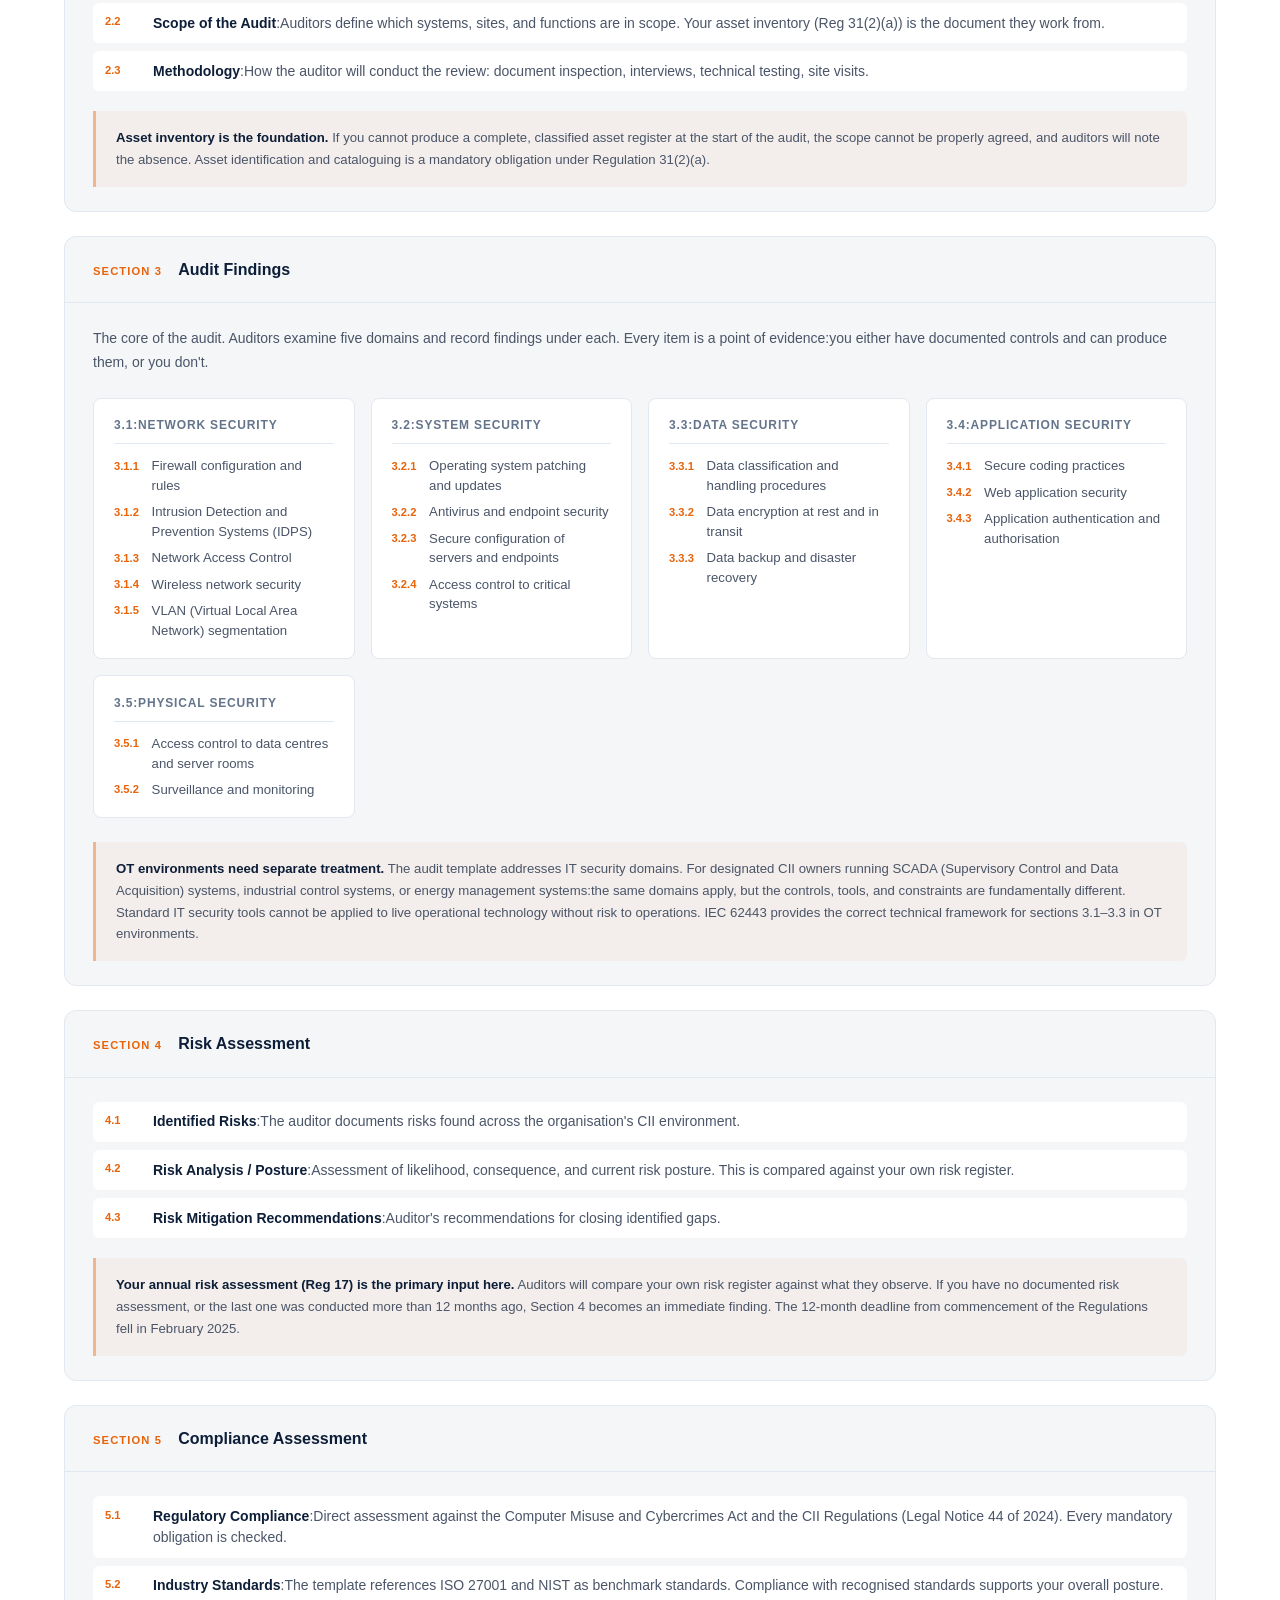
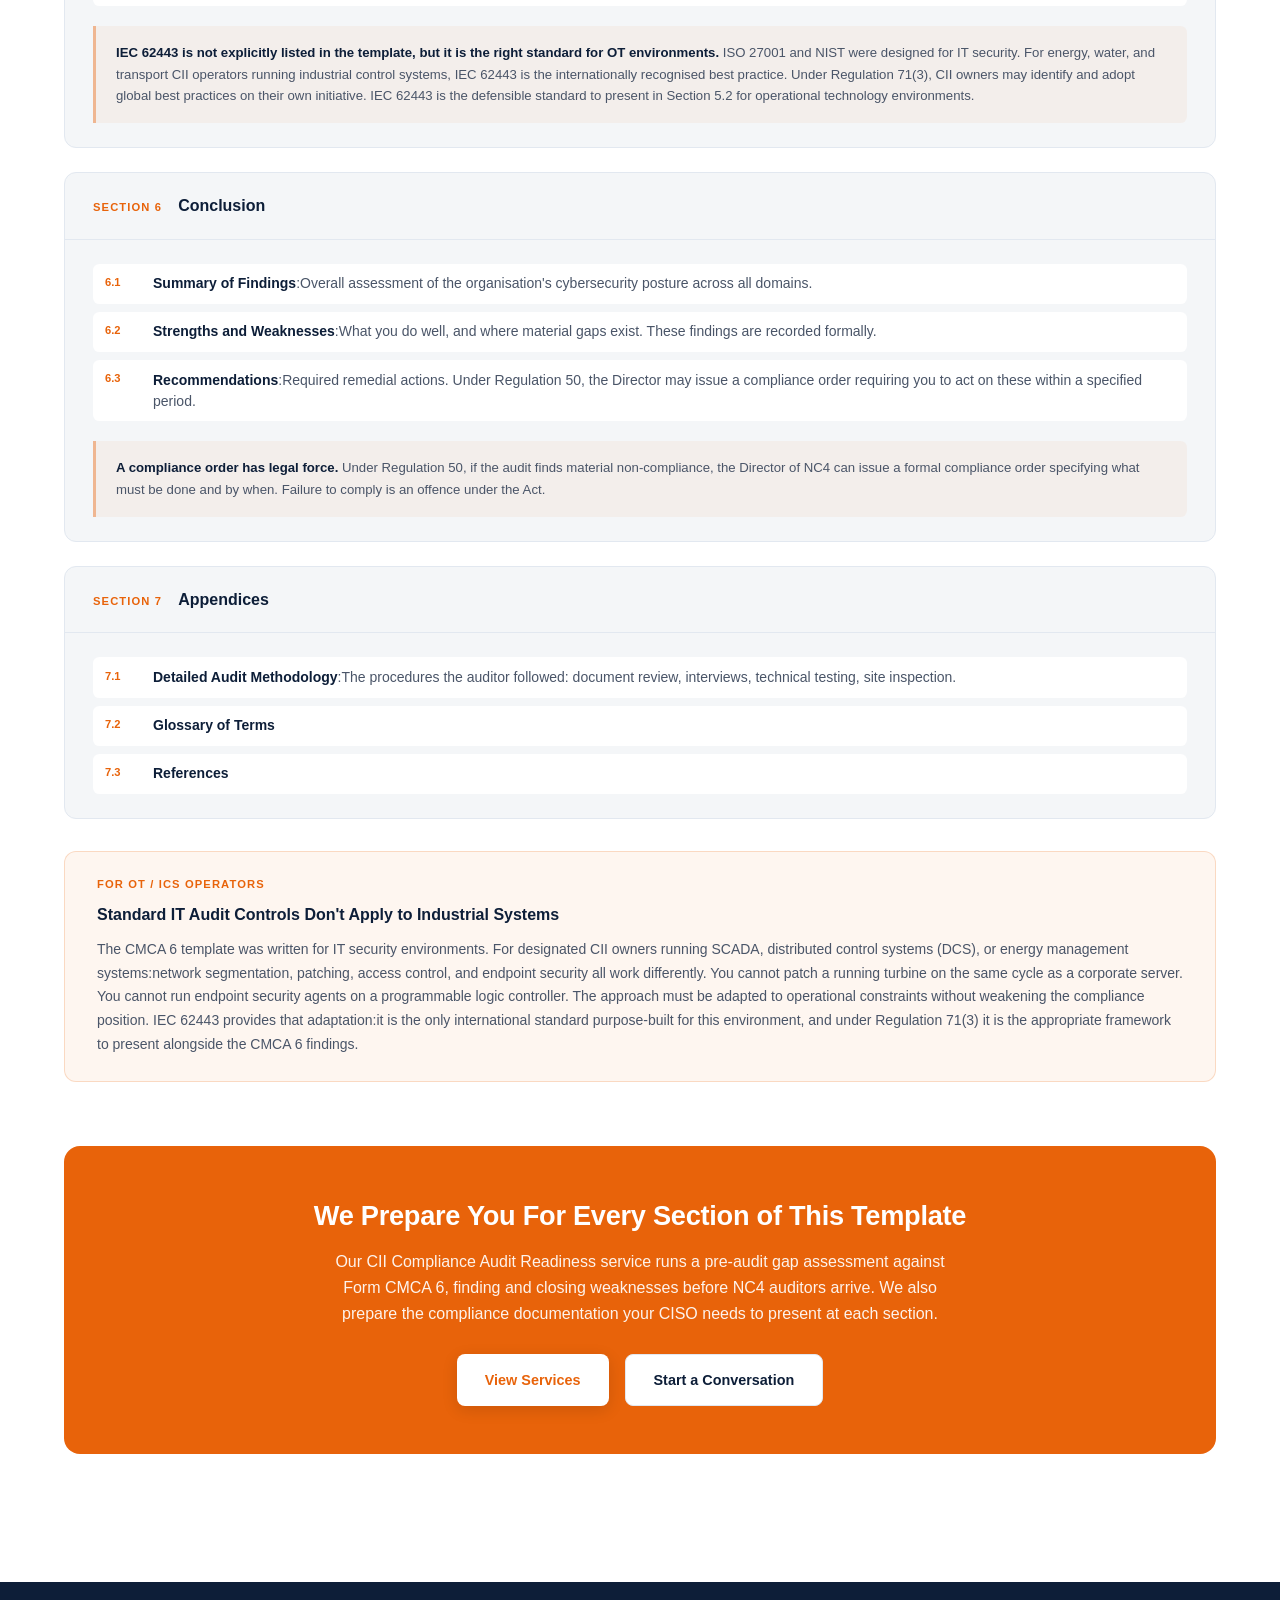
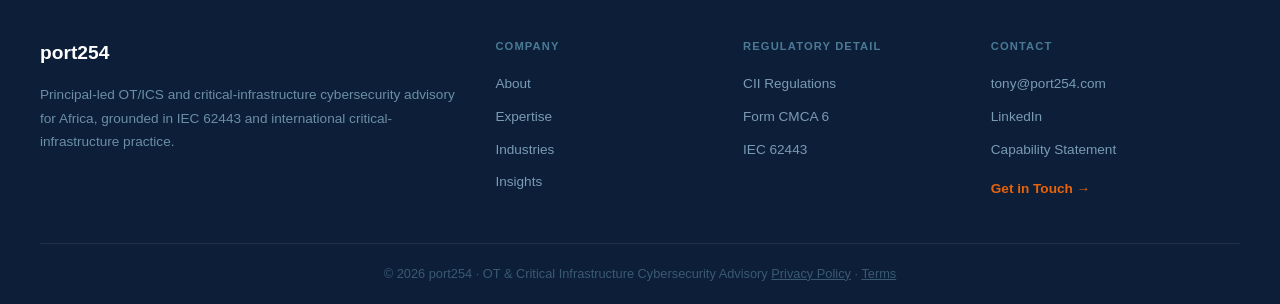
<file: cmca6.html>
<!DOCTYPE html>
<html lang="en">
<head>
    <meta charset="UTF-8">
    <meta name="viewport" content="width=device-width, initial-scale=1.0">
    <title>Form CMCA 6: NC4 CII Audit Template - port254 | OT &amp; Critical Infrastructure Cybersecurity</title>
    <meta name="description" content="Form CMCA 6, the prescribed NC4 audit template for designated CII owners under Kenya's CII Regulations. Seven sections covering network, system, data, application and physical security.">
    <meta property="og:type" content="website">
    <meta property="og:url" content="https://port254.co.ke/cmca6.html">
    <link rel="icon" type="image/png" href="./images/favicon.png">
    <link rel="stylesheet" href="./css/style.css">
    <style>
        .cmca-section {
            background: #F4F6F8;
            border: 1px solid #E2E8F0;
            border-radius: 0.75rem;
            margin-bottom: 1.5rem;
            overflow: hidden;
        }

        .cmca-section-header {
            padding: 1.25rem 1.75rem;
            border-bottom: 1px solid #E2E8F0;
            display: flex;
            align-items: baseline;
            gap: 1rem;
        }

        .cmca-section-number {
            font-size: 0.7rem;
            font-weight: 700;
            text-transform: uppercase;
            letter-spacing: 0.1em;
            color: #E8630A;
            flex-shrink: 0;
        }

        .cmca-section-title {
            font-size: 1rem;
            font-weight: 600;
            color: #0D1E38;
        }

        .cmca-section-body {
            padding: 1.5rem 1.75rem;
        }

        /* Subsection group */
        .cmca-subsection {
            margin-bottom: 1.5rem;
        }

        .cmca-subsection:last-child {
            margin-bottom: 0;
        }

        .cmca-subsection-label {
            font-size: 0.8rem;
            font-weight: 700;
            text-transform: uppercase;
            letter-spacing: 0.07em;
            color: #64748B;
            margin-bottom: 0.75rem;
            padding-bottom: 0.5rem;
            border-bottom: 1px solid #E2E8F0;
        }

        .cmca-items {
            list-style: none;
            padding: 0;
            margin: 0;
            display: flex;
            flex-direction: column;
            gap: 0.5rem;
        }

        .cmca-items li {
            display: flex;
            align-items: flex-start;
            gap: 0.75rem;
            padding: 0.6rem 0.75rem;
            border-radius: 0.4rem;
            background: #FFFFFF;
        }

        .cmca-item-num {
            font-size: 0.7rem;
            font-weight: 700;
            color: #E8630A;
            flex-shrink: 0;
            width: 36px;
            padding-top: 0.05rem;
        }

        .cmca-item-text {
            font-size: 0.875rem;
            color: #4A5568;
            line-height: 1.5;
        }

        /* Demo fields */
        .cmca-field {
            display: flex;
            align-items: center;
            gap: 0.75rem;
            padding: 0.5rem 0.75rem;
            border-radius: 0.4rem;
            background: #FFFFFF;
            margin-bottom: 0.4rem;
        }

        .cmca-field-label {
            font-size: 0.8rem;
            color: #4A5568;
            min-width: 180px;
            flex-shrink: 0;
        }

        .cmca-field-line {
            flex: 1;
            height: 1px;
            background: #E2E8F0;
        }

        /* Checkboxes */
        .cmca-check-group {
            display: flex;
            flex-wrap: wrap;
            gap: 1rem;
            padding: 0.5rem 0.75rem;
        }

        .cmca-check-item {
            display: flex;
            align-items: center;
            gap: 0.5rem;
            font-size: 0.85rem;
            color: #4A5568;
        }

        .cmca-check-box {
            width: 14px;
            height: 14px;
            border: 1px solid #E2E8F0;
            border-radius: 2px;
            flex-shrink: 0;
        }

        /* Annotation callouts */
        .cmca-annotation {
            margin-top: 1.25rem;
            padding: 1rem 1.25rem;
            background: rgba(232, 99, 10, 0.05);
            border-left: 3px solid rgba(232, 99, 10, 0.4);
            border-radius: 0 0.4rem 0.4rem 0;
        }

        .cmca-annotation p {
            font-size: 0.825rem;
            color: #4A5568;
            line-height: 1.65;
            margin: 0;
        }

        .cmca-annotation strong {
            color: #0D1E38;
        }

        /* OT callout */
        .ot-callout {
            background: rgba(232, 99, 10, 0.06);
            border: 1px solid rgba(232, 99, 10, 0.2);
            border-radius: 0.75rem;
            padding: 1.5rem 2rem;
            margin-top: 2rem;
        }

        .ot-callout-label {
            font-size: 0.7rem;
            font-weight: 700;
            text-transform: uppercase;
            letter-spacing: 0.1em;
            color: #E8630A;
            margin-bottom: 0.5rem;
        }

        .ot-callout h4 {
            font-size: 1rem;
            color: #0D1E38;
            font-weight: 600;
            margin-bottom: 0.65rem;
        }

        .ot-callout p {
            font-size: 0.875rem;
            color: #4A5568;
            line-height: 1.7;
            margin: 0;
        }

        /* Section 3 sub-grid */
        .findings-grid {
            display: grid;
            grid-template-columns: repeat(auto-fit, minmax(260px, 1fr));
            gap: 1rem;
        }

        .findings-sub {
            background: #FFFFFF;
            border: 1px solid #E2E8F0;
            border-radius: 0.5rem;
            padding: 1.1rem 1.25rem;
        }

        .findings-sub-header {
            font-size: 0.75rem;
            font-weight: 700;
            text-transform: uppercase;
            letter-spacing: 0.07em;
            color: #64748B;
            margin-bottom: 0.75rem;
            padding-bottom: 0.5rem;
            border-bottom: 1px solid #E2E8F0;
        }

        .findings-sub ul {
            list-style: none;
            padding: 0;
            margin: 0;
            display: flex;
            flex-direction: column;
            gap: 0.4rem;
        }

        .findings-sub ul li {
            display: flex;
            gap: 0.6rem;
            font-size: 0.825rem;
            color: #4A5568;
            line-height: 1.5;
        }

        .findings-sub ul li .item-ref {
            color: #E8630A;
            font-size: 0.7rem;
            font-weight: 700;
            flex-shrink: 0;
            padding-top: 0.1rem;
            min-width: 28px;
        }

        @media (max-width: 768px) {
            .cmca-field {
                flex-direction: column;
                align-items: flex-start;
            }
            .cmca-field-line { display: none; }
            .findings-grid { grid-template-columns: 1fr; }
        }
    </style>
</head>
<body>
    <!-- Top Bar -->
    <div class="topbar">
        <span>ISA/IEC 62443 Expert-Certified</span>
        <span class="topbar-sep">&middot;</span>
        <a href="mailto:tony@port254.com">tony@port254.com</a>
    </div>

    <!-- Navigation -->
    <nav class="nav">
        <div class="nav-inner">
            <a href="index.html" class="nav-logo">port254</a>
            <ul class="nav-links">
                <li><a href="index.html" class="nav-link">Home</a></li>
                <li><a href="about.html" class="nav-link">About</a></li>
                <li><a href="expertise.html" class="nav-link active">Expertise</a></li>
                <li><a href="industries.html" class="nav-link">Industries</a></li>
                <li><a href="insights.html" class="nav-link">Insights</a></li>
                <li><a href="capability-statement.html" class="nav-link">Capability Statement</a></li>
                <li><a href="contact.html" class="nav-cta">Get in Touch</a></li>
            </ul>
        </div>
    </nav>

    <!-- Hero -->
    <div class="page-hero">
        <div class="page-hero-inner">
            <div class="breadcrumb"><a href="index.html">Home</a><span>&rsaquo;</span><a href="expertise.html">Expertise</a><span>&rsaquo;</span>CMCA 6</div>
            <h1>Form CMCA 6</h1>
            <p>The prescribed NC4 audit template for designated CII owners. Seven sections covering everything the auditor examines, from network configuration to physical security to regulatory compliance. This is what you need to be ready for.</p>
        </div>
    </div>

    <!-- Intro -->
    <div class="section" style="padding-top: 0;">
        <div style="background: rgba(232, 99, 10,0.05); border: 1px solid rgba(232, 99, 10,0.15); border-radius: 0.75rem; padding: 1.75rem 2rem; display: grid; grid-template-columns: 1fr 1fr 1fr; gap: 2rem;">
            <div>
                <p style="font-size: 0.7rem; font-weight: 700; text-transform: uppercase; letter-spacing: 0.08em; color: #E8630A; margin-bottom: 0.35rem;">Authority</p>
                <p style="font-size: 0.875rem; color: #4A5568; line-height: 1.6; margin: 0;">Form CMCA 6 [r.49(4)] is the prescribed audit template under the Computer Misuse and Cybercrimes (CII and Cybercrime Management) Regulations. The Director of NC4 (the National Computer and Cybercrimes Co-ordination Committee) is the enforcement authority.</p>
            </div>
            <div>
                <p style="font-size: 0.7rem; font-weight: 700; text-transform: uppercase; letter-spacing: 0.08em; color: #E8630A; margin-bottom: 0.35rem;">Notice</p>
                <p style="font-size: 0.875rem; color: #4A5568; line-height: 1.6; margin: 0;">Under Regulation 46, NC4 can require a designated CII owner to undergo a compliance audit. Auditors may enter premises and require production of documents. You have 30 days from the audit notice to be ready.</p>
            </div>
            <div>
                <p style="font-size: 0.7rem; font-weight: 700; text-transform: uppercase; letter-spacing: 0.08em; color: #E8630A; margin-bottom: 0.35rem;">What We Do</p>
                <p style="font-size: 0.875rem; color: #4A5568; line-height: 1.6; margin: 0;">We run pre-audit readiness assessments against this exact template, finding gaps before auditors do. Each section below maps to a specific port254 service.</p>
            </div>
        </div>
    </div>

    <!-- Section 1 -->
    <div class="section" style="padding-top: 0;">
        <div class="cmca-section">
            <div class="cmca-section-header">
                <span class="cmca-section-number">Section 1</span>
                <span class="cmca-section-title">Contact &amp; Demographic Information</span>
            </div>
            <div class="cmca-section-body">
                <div class="cmca-subsection">
                    <div class="cmca-subsection-label">1.1:Details of the Auditor</div>
                    <div class="cmca-field"><span class="cmca-field-label">Name of Auditor</span><span class="cmca-field-line"></span></div>
                    <div class="cmca-field"><span class="cmca-field-label">Organisational Affiliation</span><span class="cmca-field-line"></span></div>
                    <div class="cmca-field"><span class="cmca-field-label">Telephone / Email</span><span class="cmca-field-line"></span></div>
                    <div class="cmca-field"><span class="cmca-field-label">Date Audited</span><span class="cmca-field-line"></span></div>
                </div>
                <div class="cmca-subsection">
                    <div class="cmca-subsection-label">1.2:Details of the Organisation Audited</div>
                    <div class="cmca-field"><span class="cmca-field-label">Name of Organisation</span><span class="cmca-field-line"></span></div>
                    <div class="cmca-field"><span class="cmca-field-label">Address</span><span class="cmca-field-line"></span></div>
                    <div class="cmca-field"><span class="cmca-field-label">Name of CISO (Chief Information Security Officer)</span><span class="cmca-field-line"></span></div>
                    <div class="cmca-field"><span class="cmca-field-label">CISO Phone / Email</span><span class="cmca-field-line"></span></div>
                    <div class="cmca-field"><span class="cmca-field-label">Point of Contact (Phone / Email)</span><span class="cmca-field-line"></span></div>
                    <div style="padding: 0.5rem 0.75rem;">
                        <p style="font-size: 0.8rem; color: #4A5568; margin-bottom: 0.5rem;">Type of Organisation</p>
                        <div class="cmca-check-group">
                            <div class="cmca-check-item"><span class="cmca-check-box"></span> Government of Kenya</div>
                            <div class="cmca-check-item"><span class="cmca-check-box"></span> Critical Information Infrastructure</div>
                            <div class="cmca-check-item"><span class="cmca-check-box"></span> Private Sector</div>
                        </div>
                    </div>
                </div>
                <div class="cmca-annotation">
                    <p><strong>CISO is mandatory.</strong> Under Regulation 32, every designated CII owner must appoint a named CISO:a Kenyan citizen with a master's degree in Information Security, Computer Science, or IT, and at least five years' experience in CII protection. If your CISO is not formally designated, this section of the audit cannot be completed satisfactorily.</p>
                </div>
            </div>
        </div>

        <!-- Section 2 -->
        <div class="cmca-section">
            <div class="cmca-section-header">
                <span class="cmca-section-number">Section 2</span>
                <span class="cmca-section-title">Introduction</span>
            </div>
            <div class="cmca-section-body">
                <ul class="cmca-items">
                    <li><span class="cmca-item-num">2.1</span><span class="cmca-item-text"><strong style="color: #0D1E38;">Purpose of the Audit</strong>:The auditor states the objective: assessing compliance with the Computer Misuse and Cybercrimes Act and the CII Regulations.</span></li>
                    <li><span class="cmca-item-num">2.2</span><span class="cmca-item-text"><strong style="color: #0D1E38;">Scope of the Audit</strong>:Auditors define which systems, sites, and functions are in scope. Your asset inventory (Reg 31(2)(a)) is the document they work from.</span></li>
                    <li><span class="cmca-item-num">2.3</span><span class="cmca-item-text"><strong style="color: #0D1E38;">Methodology</strong>:How the auditor will conduct the review: document inspection, interviews, technical testing, site visits.</span></li>
                </ul>
                <div class="cmca-annotation">
                    <p><strong>Asset inventory is the foundation.</strong> If you cannot produce a complete, classified asset register at the start of the audit, the scope cannot be properly agreed, and auditors will note the absence. Asset identification and cataloguing is a mandatory obligation under Regulation 31(2)(a).</p>
                </div>
            </div>
        </div>

        <!-- Section 3 -->
        <div class="cmca-section">
            <div class="cmca-section-header">
                <span class="cmca-section-number">Section 3</span>
                <span class="cmca-section-title">Audit Findings</span>
            </div>
            <div class="cmca-section-body">
                <p style="font-size: 0.875rem; color: #4A5568; margin-bottom: 1.5rem; line-height: 1.65;">The core of the audit. Auditors examine five domains and record findings under each. Every item is a point of evidence:you either have documented controls and can produce them, or you don't.</p>

                <div class="findings-grid">
                    <!-- 3.1 Network -->
                    <div class="findings-sub">
                        <div class="findings-sub-header">3.1:Network Security</div>
                        <ul>
                            <li><span class="item-ref">3.1.1</span>Firewall configuration and rules</li>
                            <li><span class="item-ref">3.1.2</span>Intrusion Detection and Prevention Systems (IDPS)</li>
                            <li><span class="item-ref">3.1.3</span>Network Access Control</li>
                            <li><span class="item-ref">3.1.4</span>Wireless network security</li>
                            <li><span class="item-ref">3.1.5</span>VLAN (Virtual Local Area Network) segmentation</li>
                        </ul>
                    </div>

                    <!-- 3.2 Systems -->
                    <div class="findings-sub">
                        <div class="findings-sub-header">3.2:System Security</div>
                        <ul>
                            <li><span class="item-ref">3.2.1</span>Operating system patching and updates</li>
                            <li><span class="item-ref">3.2.2</span>Antivirus and endpoint security</li>
                            <li><span class="item-ref">3.2.3</span>Secure configuration of servers and endpoints</li>
                            <li><span class="item-ref">3.2.4</span>Access control to critical systems</li>
                        </ul>
                    </div>

                    <!-- 3.3 Data -->
                    <div class="findings-sub">
                        <div class="findings-sub-header">3.3:Data Security</div>
                        <ul>
                            <li><span class="item-ref">3.3.1</span>Data classification and handling procedures</li>
                            <li><span class="item-ref">3.3.2</span>Data encryption at rest and in transit</li>
                            <li><span class="item-ref">3.3.3</span>Data backup and disaster recovery</li>
                        </ul>
                    </div>

                    <!-- 3.4 Application -->
                    <div class="findings-sub">
                        <div class="findings-sub-header">3.4:Application Security</div>
                        <ul>
                            <li><span class="item-ref">3.4.1</span>Secure coding practices</li>
                            <li><span class="item-ref">3.4.2</span>Web application security</li>
                            <li><span class="item-ref">3.4.3</span>Application authentication and authorisation</li>
                        </ul>
                    </div>

                    <!-- 3.5 Physical -->
                    <div class="findings-sub">
                        <div class="findings-sub-header">3.5:Physical Security</div>
                        <ul>
                            <li><span class="item-ref">3.5.1</span>Access control to data centres and server rooms</li>
                            <li><span class="item-ref">3.5.2</span>Surveillance and monitoring</li>
                        </ul>
                    </div>
                </div>

                <div class="cmca-annotation" style="margin-top: 1.5rem;">
                    <p><strong>OT environments need separate treatment.</strong> The audit template addresses IT security domains. For designated CII owners running SCADA (Supervisory Control and Data Acquisition) systems, industrial control systems, or energy management systems:the same domains apply, but the controls, tools, and constraints are fundamentally different. Standard IT security tools cannot be applied to live operational technology without risk to operations. IEC 62443 provides the correct technical framework for sections 3.1–3.3 in OT environments.</p>
                </div>
            </div>
        </div>

        <!-- Section 4 -->
        <div class="cmca-section">
            <div class="cmca-section-header">
                <span class="cmca-section-number">Section 4</span>
                <span class="cmca-section-title">Risk Assessment</span>
            </div>
            <div class="cmca-section-body">
                <ul class="cmca-items">
                    <li><span class="cmca-item-num">4.1</span><span class="cmca-item-text"><strong style="color: #0D1E38;">Identified Risks</strong>:The auditor documents risks found across the organisation's CII environment.</span></li>
                    <li><span class="cmca-item-num">4.2</span><span class="cmca-item-text"><strong style="color: #0D1E38;">Risk Analysis / Posture</strong>:Assessment of likelihood, consequence, and current risk posture. This is compared against your own risk register.</span></li>
                    <li><span class="cmca-item-num">4.3</span><span class="cmca-item-text"><strong style="color: #0D1E38;">Risk Mitigation Recommendations</strong>:Auditor's recommendations for closing identified gaps.</span></li>
                </ul>
                <div class="cmca-annotation">
                    <p><strong>Your annual risk assessment (Reg 17) is the primary input here.</strong> Auditors will compare your own risk register against what they observe. If you have no documented risk assessment, or the last one was conducted more than 12 months ago, Section 4 becomes an immediate finding. The 12-month deadline from commencement of the Regulations fell in February 2025.</p>
                </div>
            </div>
        </div>

        <!-- Section 5 -->
        <div class="cmca-section">
            <div class="cmca-section-header">
                <span class="cmca-section-number">Section 5</span>
                <span class="cmca-section-title">Compliance Assessment</span>
            </div>
            <div class="cmca-section-body">
                <ul class="cmca-items">
                    <li><span class="cmca-item-num">5.1</span><span class="cmca-item-text"><strong style="color: #0D1E38;">Regulatory Compliance</strong>:Direct assessment against the Computer Misuse and Cybercrimes Act and the CII Regulations (Legal Notice 44 of 2024). Every mandatory obligation is checked.</span></li>
                    <li><span class="cmca-item-num">5.2</span><span class="cmca-item-text"><strong style="color: #0D1E38;">Industry Standards</strong>:The template references ISO 27001 and NIST as benchmark standards. Compliance with recognised standards supports your overall posture.</span></li>
                </ul>
                <div class="cmca-annotation">
                    <p><strong>IEC 62443 is not explicitly listed in the template, but it is the right standard for OT environments.</strong> ISO 27001 and NIST were designed for IT security. For energy, water, and transport CII operators running industrial control systems, IEC 62443 is the internationally recognised best practice. Under Regulation 71(3), CII owners may identify and adopt global best practices on their own initiative. IEC 62443 is the defensible standard to present in Section 5.2 for operational technology environments.</p>
                </div>
            </div>
        </div>

        <!-- Section 6 -->
        <div class="cmca-section">
            <div class="cmca-section-header">
                <span class="cmca-section-number">Section 6</span>
                <span class="cmca-section-title">Conclusion</span>
            </div>
            <div class="cmca-section-body">
                <ul class="cmca-items">
                    <li><span class="cmca-item-num">6.1</span><span class="cmca-item-text"><strong style="color: #0D1E38;">Summary of Findings</strong>:Overall assessment of the organisation's cybersecurity posture across all domains.</span></li>
                    <li><span class="cmca-item-num">6.2</span><span class="cmca-item-text"><strong style="color: #0D1E38;">Strengths and Weaknesses</strong>:What you do well, and where material gaps exist. These findings are recorded formally.</span></li>
                    <li><span class="cmca-item-num">6.3</span><span class="cmca-item-text"><strong style="color: #0D1E38;">Recommendations</strong>:Required remedial actions. Under Regulation 50, the Director may issue a compliance order requiring you to act on these within a specified period.</span></li>
                </ul>
                <div class="cmca-annotation">
                    <p><strong>A compliance order has legal force.</strong> Under Regulation 50, if the audit finds material non-compliance, the Director of NC4 can issue a formal compliance order specifying what must be done and by when. Failure to comply is an offence under the Act.</p>
                </div>
            </div>
        </div>

        <!-- Section 7 -->
        <div class="cmca-section">
            <div class="cmca-section-header">
                <span class="cmca-section-number">Section 7</span>
                <span class="cmca-section-title">Appendices</span>
            </div>
            <div class="cmca-section-body">
                <ul class="cmca-items">
                    <li><span class="cmca-item-num">7.1</span><span class="cmca-item-text"><strong style="color: #0D1E38;">Detailed Audit Methodology</strong>:The procedures the auditor followed: document review, interviews, technical testing, site inspection.</span></li>
                    <li><span class="cmca-item-num">7.2</span><span class="cmca-item-text"><strong style="color: #0D1E38;">Glossary of Terms</strong></span></li>
                    <li><span class="cmca-item-num">7.3</span><span class="cmca-item-text"><strong style="color: #0D1E38;">References</strong></span></li>
                </ul>
            </div>
        </div>

        <!-- OT Note -->
        <div class="ot-callout">
            <div class="ot-callout-label">For OT / ICS Operators</div>
            <h4>Standard IT Audit Controls Don't Apply to Industrial Systems</h4>
            <p>The CMCA 6 template was written for IT security environments. For designated CII owners running SCADA, distributed control systems (DCS), or energy management systems:network segmentation, patching, access control, and endpoint security all work differently. You cannot patch a running turbine on the same cycle as a corporate server. You cannot run endpoint security agents on a programmable logic controller. The approach must be adapted to operational constraints without weakening the compliance position. IEC 62443 provides that adaptation:it is the only international standard purpose-built for this environment, and under Regulation 71(3) it is the appropriate framework to present alongside the CMCA 6 findings.</p>
        </div>
    </div>

    <!-- CTA -->
    <div class="section" style="padding-top: 0;">
        <div class="cta-section">
            <h3>We Prepare You For Every Section of This Template</h3>
            <p>Our CII Compliance Audit Readiness service runs a pre-audit gap assessment against Form CMCA 6, finding and closing weaknesses before NC4 auditors arrive. We also prepare the compliance documentation your CISO needs to present at each section.</p>
            <div style="display: flex; gap: 1rem; justify-content: center; flex-wrap: wrap;">
                <a href="services.html" class="cta-button">View Services</a>
                <a href="contact.html" class="cta-button secondary">Start a Conversation</a>
            </div>
        </div>
    </div>

    <!-- Footer -->
    <footer class="site-footer">
        <div class="footer-inner">
            <div class="footer-brand">
                <div class="footer-logo">port254</div>
                <p>Principal-led OT/ICS and critical-infrastructure cybersecurity advisory for Africa, grounded in IEC 62443 and international critical-infrastructure practice.</p>
            </div>
            <div class="footer-col">
                <h4>Company</h4>
                <ul>
                    <li><a href="about.html">About</a></li>
                    <li><a href="expertise.html">Expertise</a></li>
                    <li><a href="industries.html">Industries</a></li>
                    <li><a href="insights.html">Insights</a></li>
                </ul>
            </div>
            <div class="footer-col">
                <h4>Regulatory Detail</h4>
                <ul>
                    <li><a href="cii.html">CII Regulations</a></li>
                    <li><a href="cmca6.html">Form CMCA 6</a></li>
                    <li><a href="iec62443.html">IEC 62443</a></li>
                </ul>
            </div>
            <div class="footer-col">
                <h4>Contact</h4>
                <ul>
                    <li><a href="mailto:tony@port254.com">tony@port254.com</a></li>
                    <li><a href="https://www.linkedin.com/in/tony-kirui-6805b84/" target="_blank" rel="noopener">LinkedIn</a></li>
                    <li><a href="capability-statement.html">Capability Statement</a></li>
                </ul>
                <a href="contact.html" class="footer-cta">Get in Touch →</a>
            </div>
        </div>
        <div class="footer-bottom">
            <span>&copy; 2026 port254 &middot; OT &amp; Critical Infrastructure Cybersecurity Advisory</span>
            <span><a href="privacy.html">Privacy Policy</a> &middot; <a href="terms.html">Terms</a></span>
        </div>
    </footer>
</body>
</html>
</file>
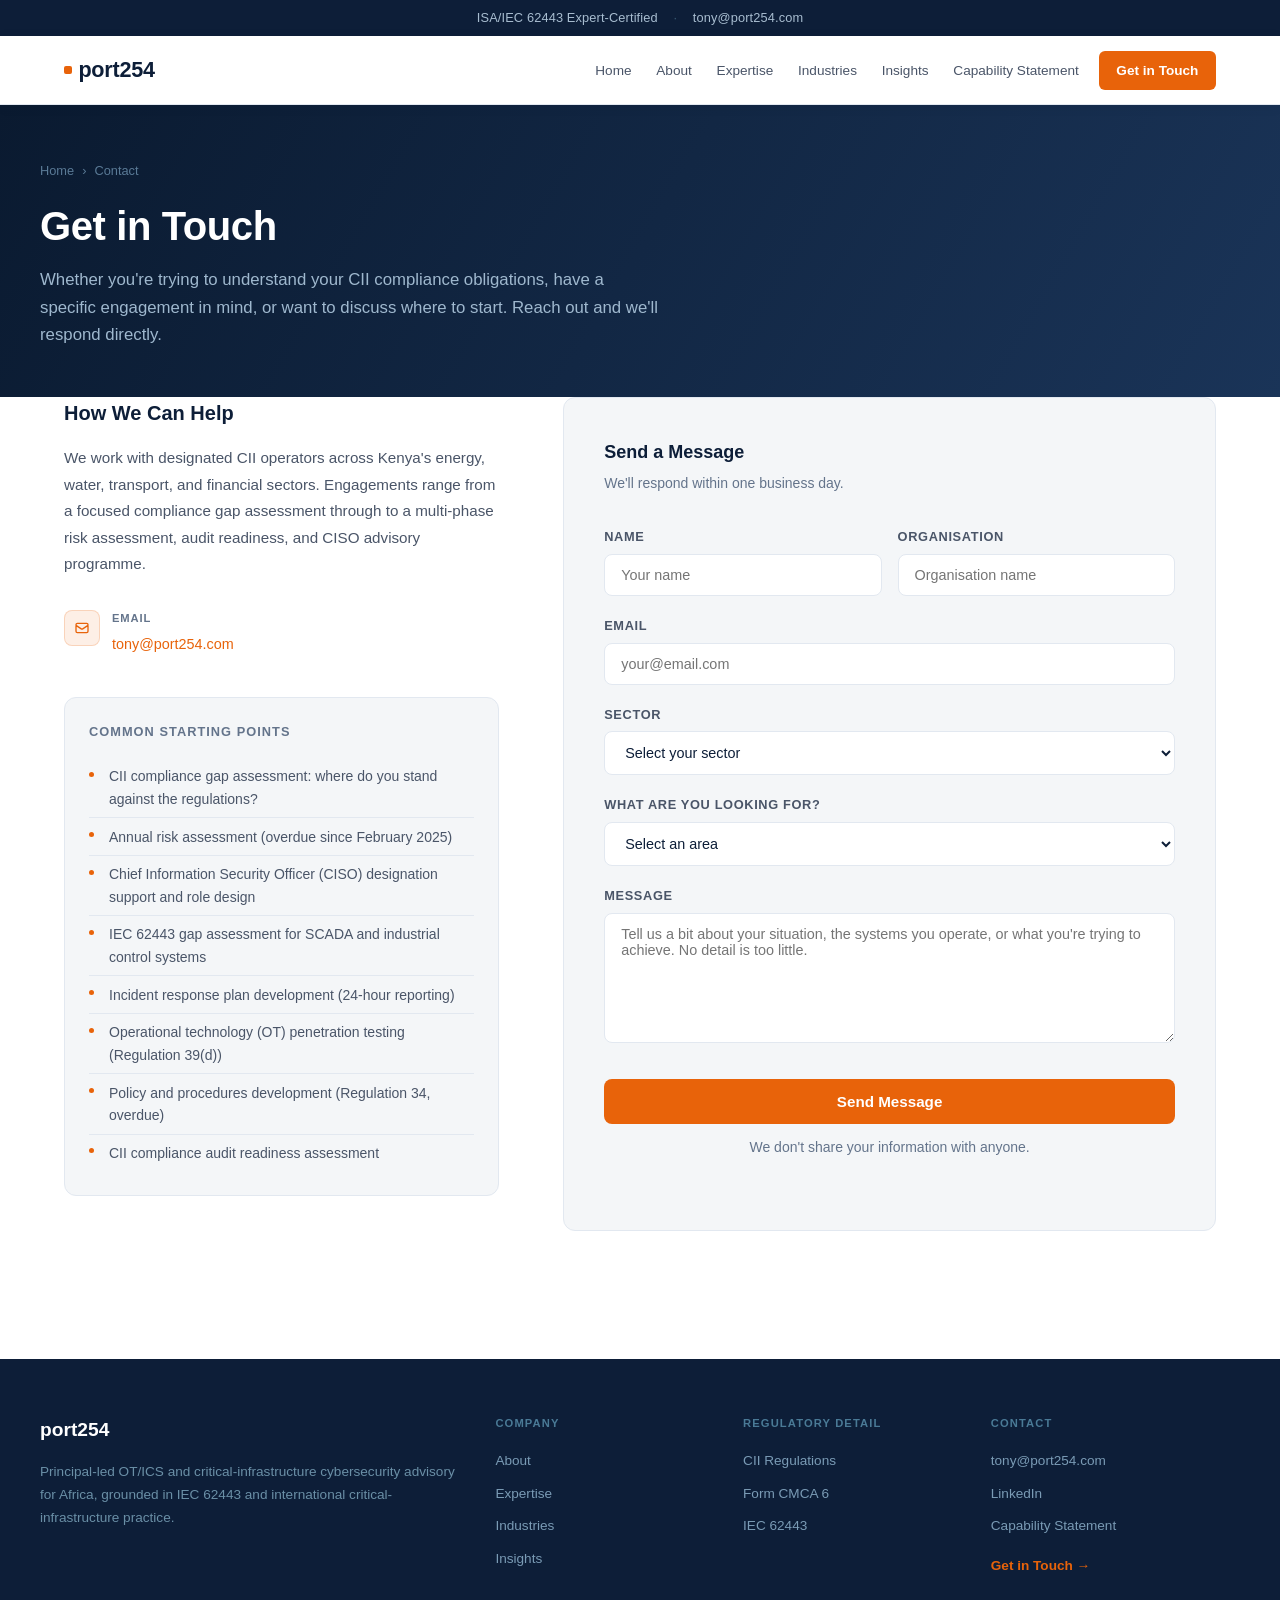
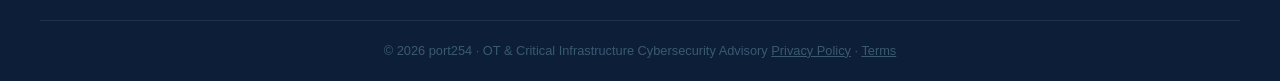
<file: contact.html>
<!DOCTYPE html>
<html lang="en">
<head>
    <meta charset="UTF-8">
    <meta name="viewport" content="width=device-width, initial-scale=1.0">
    <title>Contact - port254 | OT &amp; Critical Infrastructure Cybersecurity</title>
    <meta name="description" content="Get in touch with port254 for CII cybersecurity advisory in Kenya. Compliance gap assessments, IEC 62443, CISO advisory, incident response planning.">
    <meta property="og:type" content="website">
    <meta property="og:url" content="https://port254.co.ke/contact.html">
    <link rel="icon" type="image/png" href="./images/favicon.png">
    <link rel="stylesheet" href="./css/style.css">
    <style>
        .contact-layout {
            display: grid;
            grid-template-columns: 1fr 1.5fr;
            gap: 4rem;
            align-items: start;
        }

        .contact-info h3 {
            font-size: 1.25rem;
            color: #0D1E38;
            font-weight: 600;
            margin-bottom: 1rem;
        }

        .contact-info p {
            color: #4A5568;
            font-size: 0.95rem;
            line-height: 1.75;
            margin-bottom: 2rem;
        }

        .contact-detail {
            display: flex;
            flex-direction: column;
            gap: 1rem;
            margin-bottom: 2.5rem;
        }

        .contact-detail-item {
            display: flex;
            align-items: flex-start;
            gap: 0.75rem;
        }

        .contact-detail-icon {
            width: 36px;
            height: 36px;
            background: rgba(232, 99, 10, 0.1);
            border: 1px solid rgba(232, 99, 10, 0.2);
            border-radius: 0.5rem;
            display: flex;
            align-items: center;
            justify-content: center;
            flex-shrink: 0;
        }

        .contact-detail-icon svg {
            width: 16px;
            height: 16px;
            stroke: #E8630A;
        }

        .contact-detail-text {
            flex: 1;
        }

        .contact-detail-label {
            font-size: 0.7rem;
            font-weight: 700;
            text-transform: uppercase;
            letter-spacing: 0.08em;
            color: #64748B;
            display: block;
            margin-bottom: 0.2rem;
        }

        .contact-detail-value {
            font-size: 0.9rem;
            color: #0D1E38;
        }

        .contact-detail-value a {
            color: #E8630A;
            text-decoration: none;
        }

        .contact-detail-value a:hover {
            text-decoration: underline;
        }

        .use-cases {
            background: #F4F6F8;
            border: 1px solid #E2E8F0;
            border-radius: 0.75rem;
            padding: 1.5rem;
        }

        .use-cases h4 {
            font-size: 0.8rem;
            font-weight: 700;
            text-transform: uppercase;
            letter-spacing: 0.08em;
            color: #64748B;
            margin-bottom: 1rem;
        }

        .use-cases ul {
            list-style: none;
            padding: 0;
            margin: 0;
        }

        .use-cases ul li {
            padding: 0.45rem 0;
            color: #4A5568;
            font-size: 0.875rem;
            padding-left: 1.25rem;
            position: relative;
            border-bottom: 1px solid #E2E8F0;
        }

        .use-cases ul li:last-child {
            border-bottom: none;
        }

        .use-cases ul li::before {
            content: '';
            position: absolute;
            left: 0;
            top: 0.85rem;
            width: 5px;
            height: 5px;
            background: #E8630A;
            border-radius: 50%;
        }

        /* Form */
        .contact-form {
            background: #F4F6F8;
            border: 1px solid #E2E8F0;
            border-radius: 0.75rem;
            padding: 2.5rem;
        }

        .contact-form h3 {
            font-size: 1.125rem;
            color: #0D1E38;
            font-weight: 600;
            margin-bottom: 0.35rem;
        }

        .contact-form p {
            color: #64748B;
            font-size: 0.875rem;
            margin-bottom: 2rem;
        }

        .form-group {
            margin-bottom: 1.25rem;
        }

        .form-group label {
            display: block;
            font-size: 0.8rem;
            font-weight: 600;
            color: #4A5568;
            text-transform: uppercase;
            letter-spacing: 0.05em;
            margin-bottom: 0.4rem;
        }

        .form-group input,
        .form-group select,
        .form-group textarea {
            width: 100%;
            background: #FFFFFF;
            border: 1px solid #E2E8F0;
            border-radius: 0.5rem;
            padding: 0.75rem 1rem;
            color: #0D1E38;
            font-size: 0.9rem;
            font-family: inherit;
            transition: border-color 0.2s;
        }

        .form-group input:focus,
        .form-group select:focus,
        .form-group textarea:focus {
            outline: none;
            border-color: #E8630A;
        }

        .form-group select {
            cursor: pointer;
        }

        .form-group select option {
            background: #FFFFFF;
        }

        .form-group textarea {
            resize: vertical;
            min-height: 130px;
        }

        .form-row {
            display: grid;
            grid-template-columns: 1fr 1fr;
            gap: 1rem;
        }

        .form-submit {
            width: 100%;
            background: #E8630A;
            color: white;
            border: none;
            border-radius: 0.5rem;
            padding: 0.875rem 1.5rem;
            font-size: 0.95rem;
            font-weight: 600;
            cursor: pointer;
            font-family: inherit;
            transition: background 0.2s;
            margin-top: 0.5rem;
        }

        .form-submit:hover {
            background: #C9520A;
        }

        .form-note {
            font-size: 0.8rem;
            color: #64748B;
            margin-top: 0.75rem;
            text-align: center;
        }

        @media (max-width: 900px) {
            .contact-layout {
                grid-template-columns: 1fr;
                gap: 2.5rem;
            }
        }

        @media (max-width: 600px) {
            .form-row {
                grid-template-columns: 1fr;
            }

            .contact-form {
                padding: 1.5rem;
            }
        }
    </style>
</head>
<body>
    <!-- Top Bar -->
    <div class="topbar">
        <span>ISA/IEC 62443 Expert-Certified</span>
        <span class="topbar-sep">&middot;</span>
        <a href="mailto:tony@port254.com">tony@port254.com</a>
    </div>

    <!-- Navigation -->
    <nav class="nav">
        <div class="nav-inner">
            <a href="index.html" class="nav-logo">port254</a>
            <ul class="nav-links">
                <li><a href="index.html" class="nav-link">Home</a></li>
                <li><a href="about.html" class="nav-link">About</a></li>
                <li><a href="expertise.html" class="nav-link">Expertise</a></li>
                <li><a href="industries.html" class="nav-link">Industries</a></li>
                <li><a href="insights.html" class="nav-link">Insights</a></li>
                <li><a href="capability-statement.html" class="nav-link">Capability Statement</a></li>
                <li><a href="contact.html" class="nav-cta">Get in Touch</a></li>
            </ul>
        </div>
    </nav>

    <!-- Hero -->
    <div class="page-hero">
        <div class="page-hero-inner">
            <div class="breadcrumb"><a href="index.html">Home</a><span>&rsaquo;</span>Contact</div>
            <h1>Get in Touch</h1>
            <p>Whether you're trying to understand your CII compliance obligations, have a specific engagement in mind, or want to discuss where to start. Reach out and we'll respond directly.</p>
        </div>
    </div>

    <!-- Contact Layout -->
    <div class="section" style="padding-top: 0;">
        <div class="contact-layout">

            <!-- Left: Info -->
            <div class="contact-info">
                <h3>How We Can Help</h3>
                <p>We work with designated CII operators across Kenya's energy, water, transport, and financial sectors. Engagements range from a focused compliance gap assessment through to a multi-phase risk assessment, audit readiness, and CISO advisory programme.</p>

                <div class="contact-detail">
                    <div class="contact-detail-item">
                        <div class="contact-detail-icon">
                            <svg fill="none" stroke="currentColor" viewBox="0 0 24 24">
                                <path stroke-linecap="round" stroke-linejoin="round" stroke-width="2" d="M3 8l7.89 5.26a2 2 0 002.22 0L21 8M5 19h14a2 2 0 002-2V7a2 2 0 00-2-2H5a2 2 0 00-2 2v10a2 2 0 002 2z"></path>
                            </svg>
                        </div>
                        <div class="contact-detail-text">
                            <span class="contact-detail-label">Email</span>
                            <span class="contact-detail-value"><a href="mailto:tony@port254.com">tony@port254.com</a></span>
                        </div>
                    </div>
                </div>

                <div class="use-cases">
                    <h4>Common Starting Points</h4>
                    <ul>
                        <li>CII compliance gap assessment: where do you stand against the regulations?</li>
                        <li>Annual risk assessment (overdue since February 2025)</li>
                        <li>Chief Information Security Officer (CISO) designation support and role design</li>
                        <li>IEC 62443 gap assessment for SCADA and industrial control systems</li>
                        <li>Incident response plan development (24-hour reporting)</li>
                        <li>Operational technology (OT) penetration testing (Regulation 39(d))</li>
                        <li>Policy and procedures development (Regulation 34, overdue)</li>
                        <li>CII compliance audit readiness assessment</li>
                    </ul>
                </div>
            </div>

            <!-- Right: Form -->
            <div class="contact-form">
                <h3>Send a Message</h3>
                <p>We'll respond within one business day.</p>

                <form action="https://formspree.io/f/mdaljkvq" method="POST">
                    <div class="form-row">
                        <div class="form-group">
                            <label for="name">Name</label>
                            <input type="text" id="name" name="name" placeholder="Your name" required>
                        </div>
                        <div class="form-group">
                            <label for="organisation">Organisation</label>
                            <input type="text" id="organisation" name="organisation" placeholder="Organisation name">
                        </div>
                    </div>

                    <div class="form-group">
                        <label for="email">Email</label>
                        <input type="email" id="email" name="email" placeholder="your@email.com" required>
                    </div>

                    <div class="form-group">
                        <label for="sector">Sector</label>
                        <select id="sector" name="sector">
                            <option value="">Select your sector</option>
                            <option value="Energy">Energy (electricity, petroleum, gas)</option>
                            <option value="Water">Water &amp; wastewater</option>
                            <option value="Transport">Transport (aviation, rail, maritime, road)</option>
                            <option value="Financial Services">Financial services (banking, payments)</option>
                            <option value="ICT">ICT (telecommunications, data centres)</option>
                            <option value="Health">Health</option>
                            <option value="Industry">Industry (chemical, manufacturing)</option>
                            <option value="Other">Other / not sure</option>
                        </select>
                    </div>

                    <div class="form-group">
                        <label for="subject">What are you looking for?</label>
                        <select id="subject" name="subject">
                            <option value="">Select an area</option>
                            <option value="CII Compliance Gap Assessment">CII Compliance Gap Assessment</option>
                            <option value="Annual Risk Assessment">Annual Risk Assessment (Reg 17)</option>
                            <option value="IEC 62443 Gap Assessment">IEC 62443 Gap Assessment</option>
                            <option value="CII Compliance Audit">CII Compliance Audit (Regulations 44–50)</option>
                            <option value="CISO Advisory">CISO Advisory &amp; Designation Support</option>
                            <option value="Incident Response Planning">Incident Response Planning</option>
                            <option value="OT Penetration Testing">OT Penetration Testing</option>
                            <option value="Policy Development">Policy &amp; Procedures Development</option>
                            <option value="Business Continuity">Business Continuity &amp; Disaster Recovery</option>
                            <option value="Other / Not Sure">Other / not sure, I need a conversation</option>
                        </select>
                    </div>

                    <div class="form-group">
                        <label for="message">Message</label>
                        <textarea id="message" name="message" placeholder="Tell us a bit about your situation, the systems you operate, or what you're trying to achieve. No detail is too little."></textarea>
                    </div>

                    <button type="submit" class="form-submit">Send Message</button>
                    <p class="form-note">We don't share your information with anyone.</p>
                </form>
            </div>
        </div>
    </div>

    <!-- Footer -->
    <footer class="site-footer">
        <div class="footer-inner">
            <div class="footer-brand">
                <div class="footer-logo">port254</div>
                <p>Principal-led OT/ICS and critical-infrastructure cybersecurity advisory for Africa, grounded in IEC 62443 and international critical-infrastructure practice.</p>
            </div>
            <div class="footer-col">
                <h4>Company</h4>
                <ul>
                    <li><a href="about.html">About</a></li>
                    <li><a href="expertise.html">Expertise</a></li>
                    <li><a href="industries.html">Industries</a></li>
                    <li><a href="insights.html">Insights</a></li>
                </ul>
            </div>
            <div class="footer-col">
                <h4>Regulatory Detail</h4>
                <ul>
                    <li><a href="cii.html">CII Regulations</a></li>
                    <li><a href="cmca6.html">Form CMCA 6</a></li>
                    <li><a href="iec62443.html">IEC 62443</a></li>
                </ul>
            </div>
            <div class="footer-col">
                <h4>Contact</h4>
                <ul>
                    <li><a href="mailto:tony@port254.com">tony@port254.com</a></li>
                    <li><a href="https://www.linkedin.com/in/tony-kirui-6805b84/" target="_blank" rel="noopener">LinkedIn</a></li>
                    <li><a href="capability-statement.html">Capability Statement</a></li>
                </ul>
                <a href="contact.html" class="footer-cta">Get in Touch →</a>
            </div>
        </div>
        <div class="footer-bottom">
            <span>&copy; 2026 port254 &middot; OT &amp; Critical Infrastructure Cybersecurity Advisory</span>
            <span><a href="privacy.html">Privacy Policy</a> &middot; <a href="terms.html">Terms</a></span>
        </div>
    </footer>
</body>
</html>
</file>
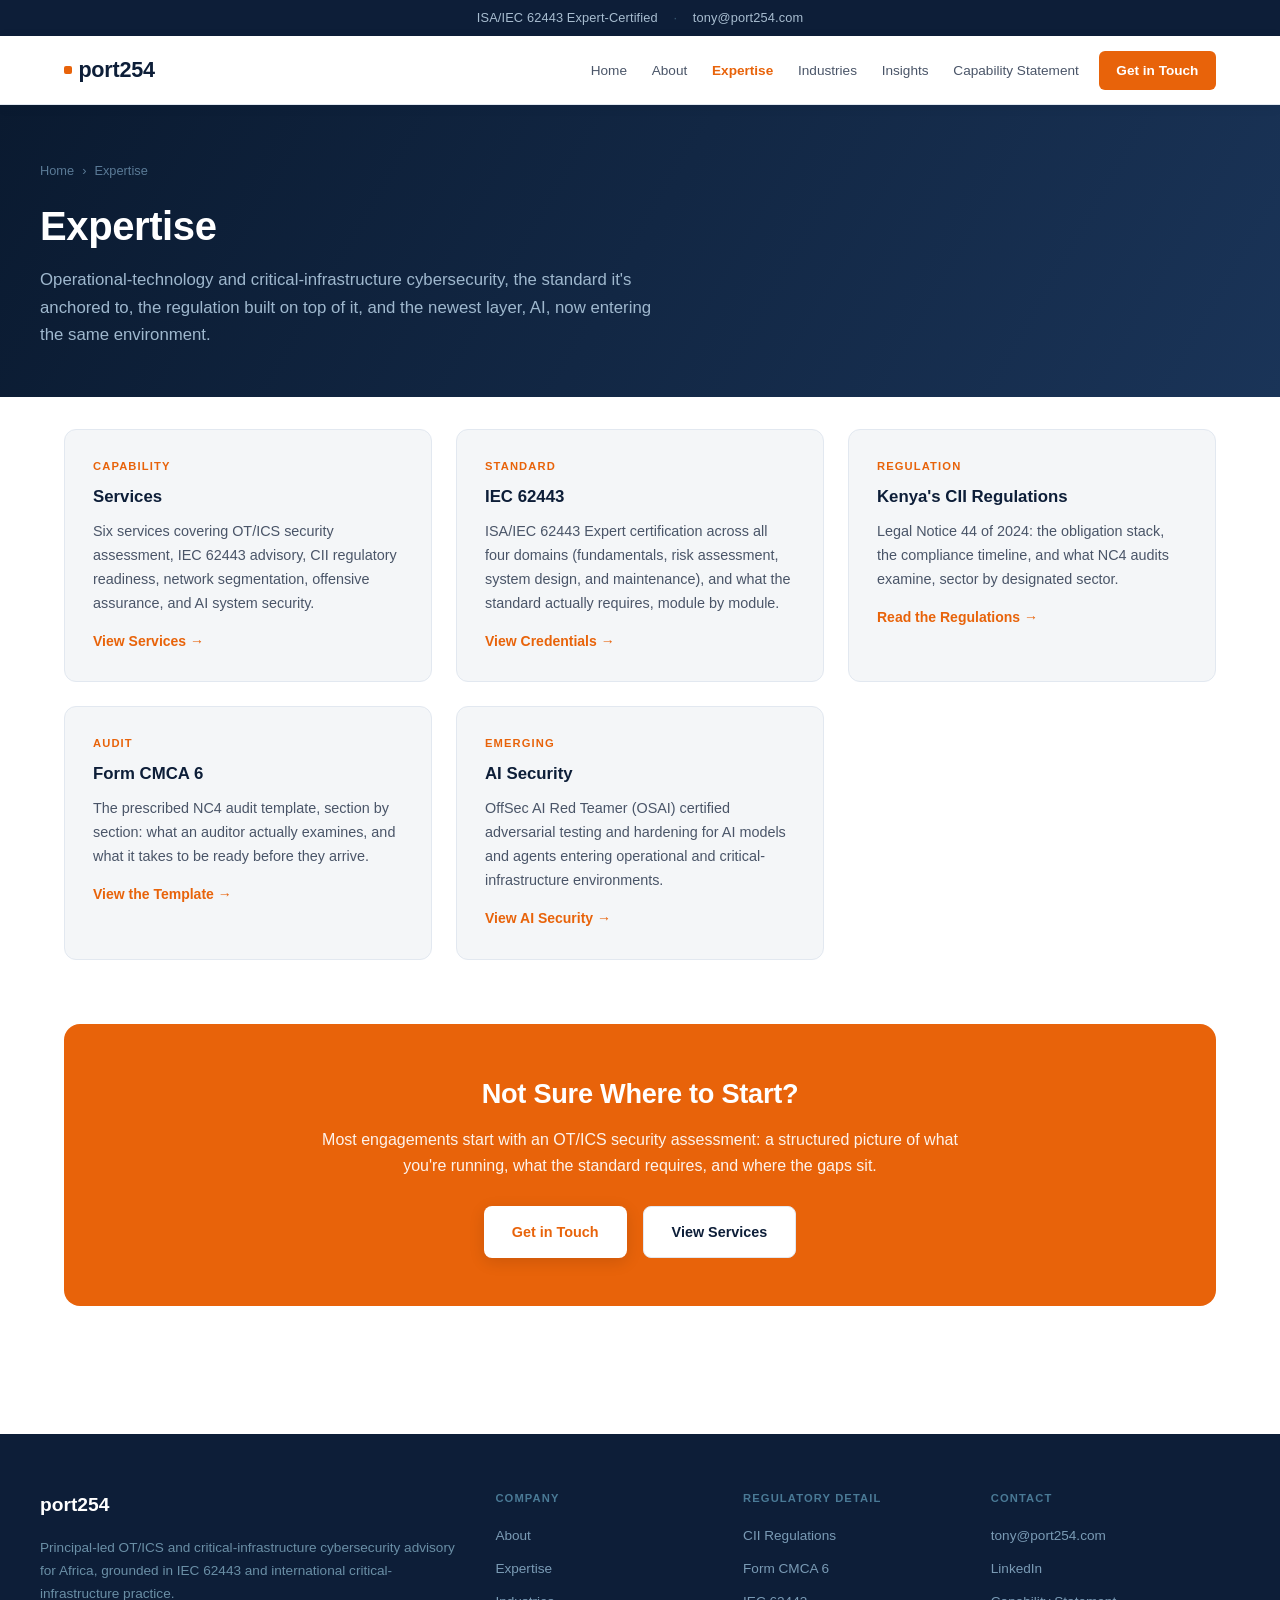
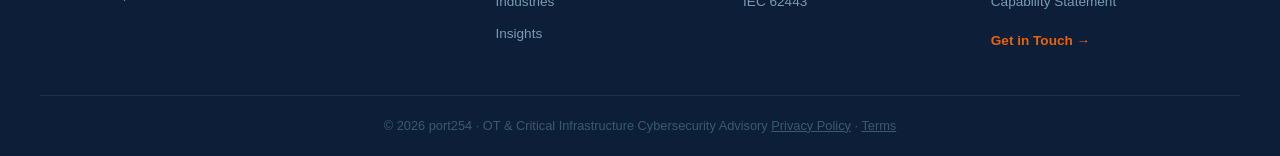
<file: expertise.html>
<!DOCTYPE html>
<html lang="en">
<head>
    <meta charset="UTF-8">
    <meta name="viewport" content="width=device-width, initial-scale=1.0">
    <title>Expertise - port254 | OT &amp; Critical Infrastructure Cybersecurity</title>
    <meta name="description" content="Port254's specialist expertise: OT/ICS security services, IEC 62443, Kenya's CII Regulations, the Form CMCA 6 audit template, and AI security in operational environments.">
    <meta property="og:type" content="website">
    <meta property="og:url" content="https://port254.co.ke/expertise.html">
    <link rel="icon" type="image/png" href="./images/favicon.png">
    <link rel="stylesheet" href="./css/style.css">
</head>
<body>
    <!-- Top Bar -->
    <div class="topbar">
        <span>ISA/IEC 62443 Expert-Certified</span>
        <span class="topbar-sep">&middot;</span>
        <a href="mailto:tony@port254.com">tony@port254.com</a>
    </div>

    <!-- Navigation -->
    <nav class="nav">
        <div class="nav-inner">
            <a href="index.html" class="nav-logo">port254</a>
            <ul class="nav-links">
                <li><a href="index.html" class="nav-link">Home</a></li>
                <li><a href="about.html" class="nav-link">About</a></li>
                <li><a href="expertise.html" class="nav-link active">Expertise</a></li>
                <li><a href="industries.html" class="nav-link">Industries</a></li>
                <li><a href="insights.html" class="nav-link">Insights</a></li>
                <li><a href="capability-statement.html" class="nav-link">Capability Statement</a></li>
                <li><a href="contact.html" class="nav-cta">Get in Touch</a></li>
            </ul>
        </div>
    </nav>

    <!-- Hero -->
    <div class="page-hero">
        <div class="page-hero-inner">
            <div class="breadcrumb"><a href="index.html">Home</a><span>&rsaquo;</span>Expertise</div>
            <h1>Expertise</h1>
            <p>Operational-technology and critical-infrastructure cybersecurity, the standard it's anchored to, the regulation built on top of it, and the newest layer, AI, now entering the same environment.</p>
        </div>
    </div>

    <!-- Hub -->
    <div class="section" style="padding-top: 0;">
        <div class="services-grid">

            <div class="service-card">
                <div class="service-card-number">Capability</div>
                <h3>Services</h3>
                <p>Six services covering OT/ICS security assessment, IEC 62443 advisory, CII regulatory readiness, network segmentation, offensive assurance, and AI system security.</p>
                <a href="services.html" class="feature-link" style="color:#E8630A;text-decoration:none;font-weight:600;font-size:0.875rem;display:inline-flex;align-items:center;gap:0.4rem;margin-top:0.9rem;">View Services →</a>
            </div>

            <div class="service-card">
                <div class="service-card-number">Standard</div>
                <h3>IEC 62443</h3>
                <p>ISA/IEC 62443 Expert certification across all four domains (fundamentals, risk assessment, system design, and maintenance), and what the standard actually requires, module by module.</p>
                <a href="iec62443.html" class="feature-link" style="color:#E8630A;text-decoration:none;font-weight:600;font-size:0.875rem;display:inline-flex;align-items:center;gap:0.4rem;margin-top:0.9rem;">View Credentials →</a>
            </div>

            <div class="service-card">
                <div class="service-card-number">Regulation</div>
                <h3>Kenya's CII Regulations</h3>
                <p>Legal Notice 44 of 2024: the obligation stack, the compliance timeline, and what NC4 audits examine, sector by designated sector.</p>
                <a href="cii.html" class="feature-link" style="color:#E8630A;text-decoration:none;font-weight:600;font-size:0.875rem;display:inline-flex;align-items:center;gap:0.4rem;margin-top:0.9rem;">Read the Regulations →</a>
            </div>

            <div class="service-card">
                <div class="service-card-number">Audit</div>
                <h3>Form CMCA 6</h3>
                <p>The prescribed NC4 audit template, section by section: what an auditor actually examines, and what it takes to be ready before they arrive.</p>
                <a href="cmca6.html" class="feature-link" style="color:#E8630A;text-decoration:none;font-weight:600;font-size:0.875rem;display:inline-flex;align-items:center;gap:0.4rem;margin-top:0.9rem;">View the Template →</a>
            </div>

            <div class="service-card">
                <div class="service-card-number">Emerging</div>
                <h3>AI Security</h3>
                <p>OffSec AI Red Teamer (OSAI) certified adversarial testing and hardening for AI models and agents entering operational and critical-infrastructure environments.</p>
                <a href="ai.html" class="feature-link" style="color:#E8630A;text-decoration:none;font-weight:600;font-size:0.875rem;display:inline-flex;align-items:center;gap:0.4rem;margin-top:0.9rem;">View AI Security →</a>
            </div>

        </div>
    </div>

    <!-- CTA -->
    <div class="section" style="padding-top: 0;">
        <div class="cta-section">
            <h3>Not Sure Where to Start?</h3>
            <p>Most engagements start with an OT/ICS security assessment: a structured picture of what you're running, what the standard requires, and where the gaps sit.</p>
            <div style="display: flex; gap: 1rem; justify-content: center; flex-wrap: wrap;">
                <a href="contact.html" class="cta-button">Get in Touch</a>
                <a href="services.html" class="cta-button secondary">View Services</a>
            </div>
        </div>
    </div>

    <!-- Footer -->
    <footer class="site-footer">
        <div class="footer-inner">
            <div class="footer-brand">
                <div class="footer-logo">port254</div>
                <p>Principal-led OT/ICS and critical-infrastructure cybersecurity advisory for Africa, grounded in IEC 62443 and international critical-infrastructure practice.</p>
            </div>
            <div class="footer-col">
                <h4>Company</h4>
                <ul>
                    <li><a href="about.html">About</a></li>
                    <li><a href="expertise.html">Expertise</a></li>
                    <li><a href="industries.html">Industries</a></li>
                    <li><a href="insights.html">Insights</a></li>
                </ul>
            </div>
            <div class="footer-col">
                <h4>Regulatory Detail</h4>
                <ul>
                    <li><a href="cii.html">CII Regulations</a></li>
                    <li><a href="cmca6.html">Form CMCA 6</a></li>
                    <li><a href="iec62443.html">IEC 62443</a></li>
                </ul>
            </div>
            <div class="footer-col">
                <h4>Contact</h4>
                <ul>
                    <li><a href="mailto:tony@port254.com">tony@port254.com</a></li>
                    <li><a href="https://www.linkedin.com/in/tony-kirui-6805b84/" target="_blank" rel="noopener">LinkedIn</a></li>
                    <li><a href="capability-statement.html">Capability Statement</a></li>
                </ul>
                <a href="contact.html" class="footer-cta">Get in Touch →</a>
            </div>
        </div>
        <div class="footer-bottom">
            <span>&copy; 2026 port254 &middot; OT &amp; Critical Infrastructure Cybersecurity Advisory</span>
            <span><a href="privacy.html">Privacy Policy</a> &middot; <a href="terms.html">Terms</a></span>
        </div>
    </footer>
</body>
</html>
</file>
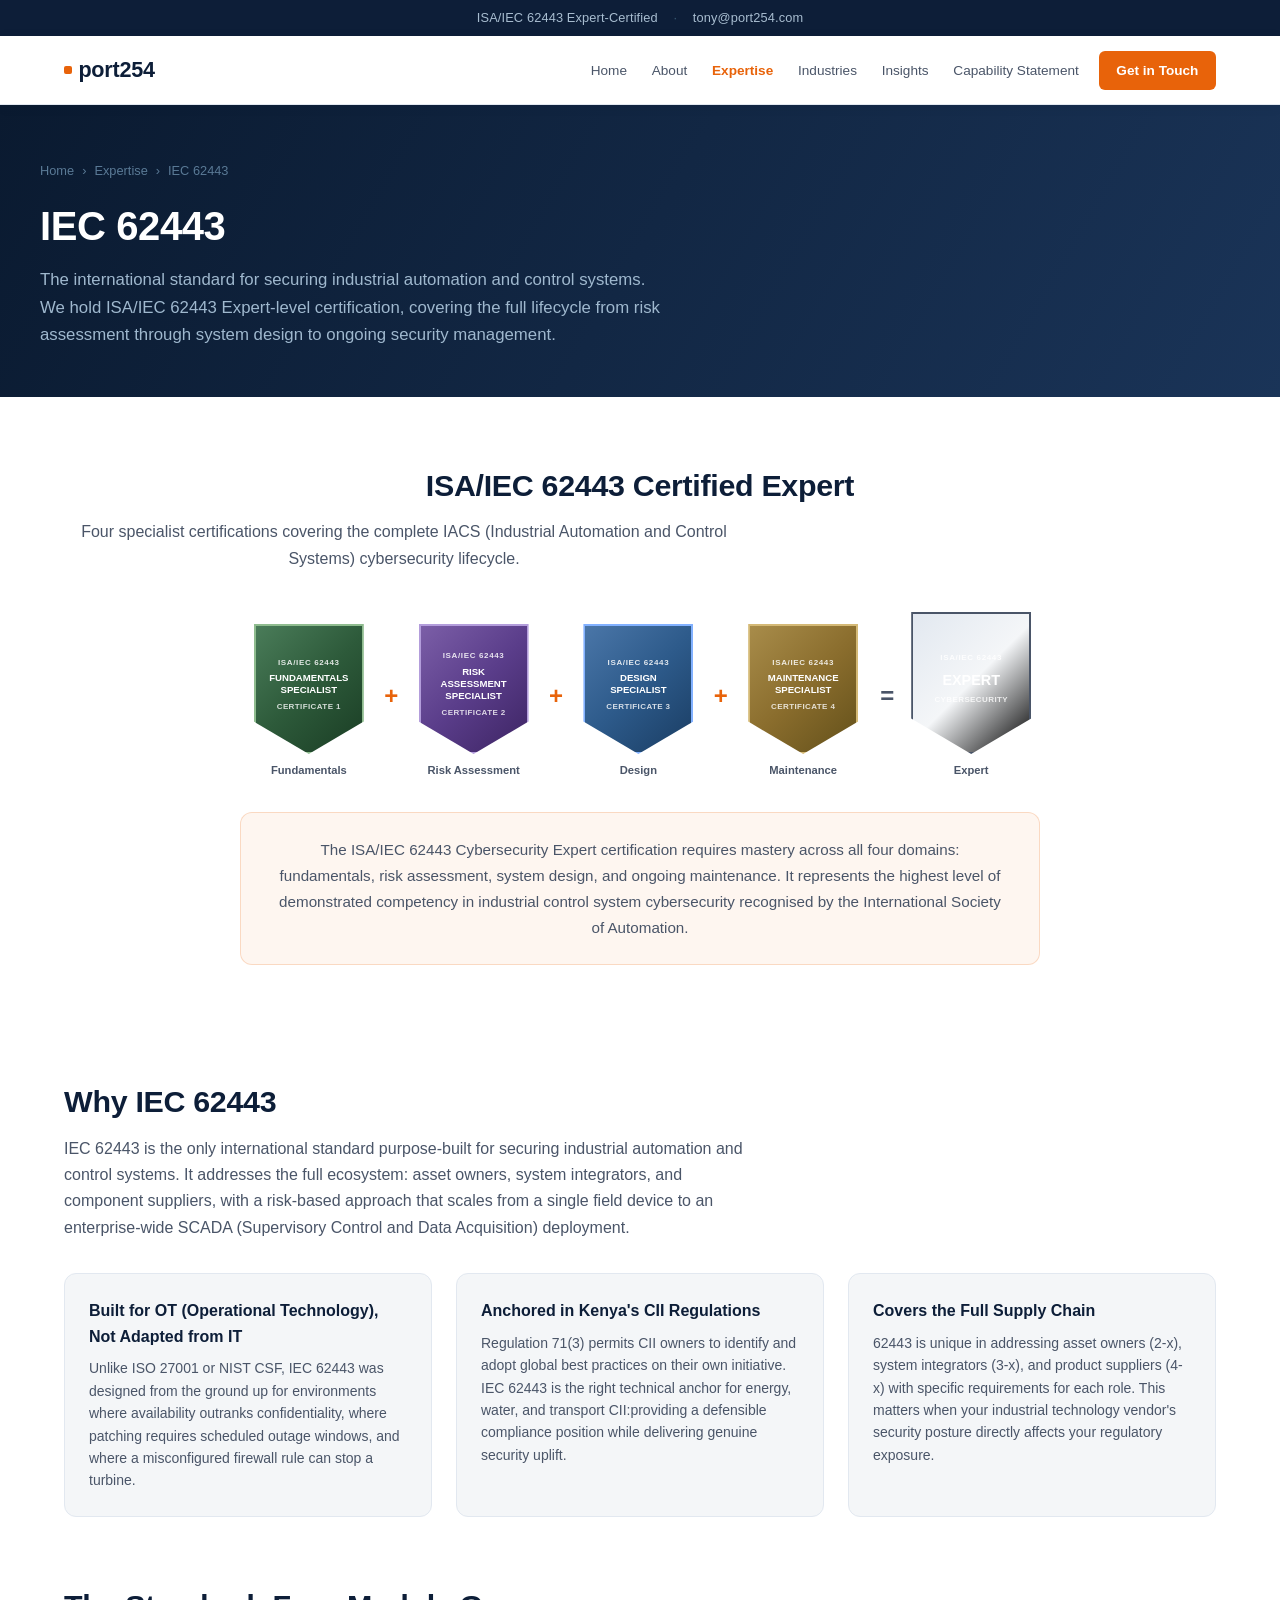
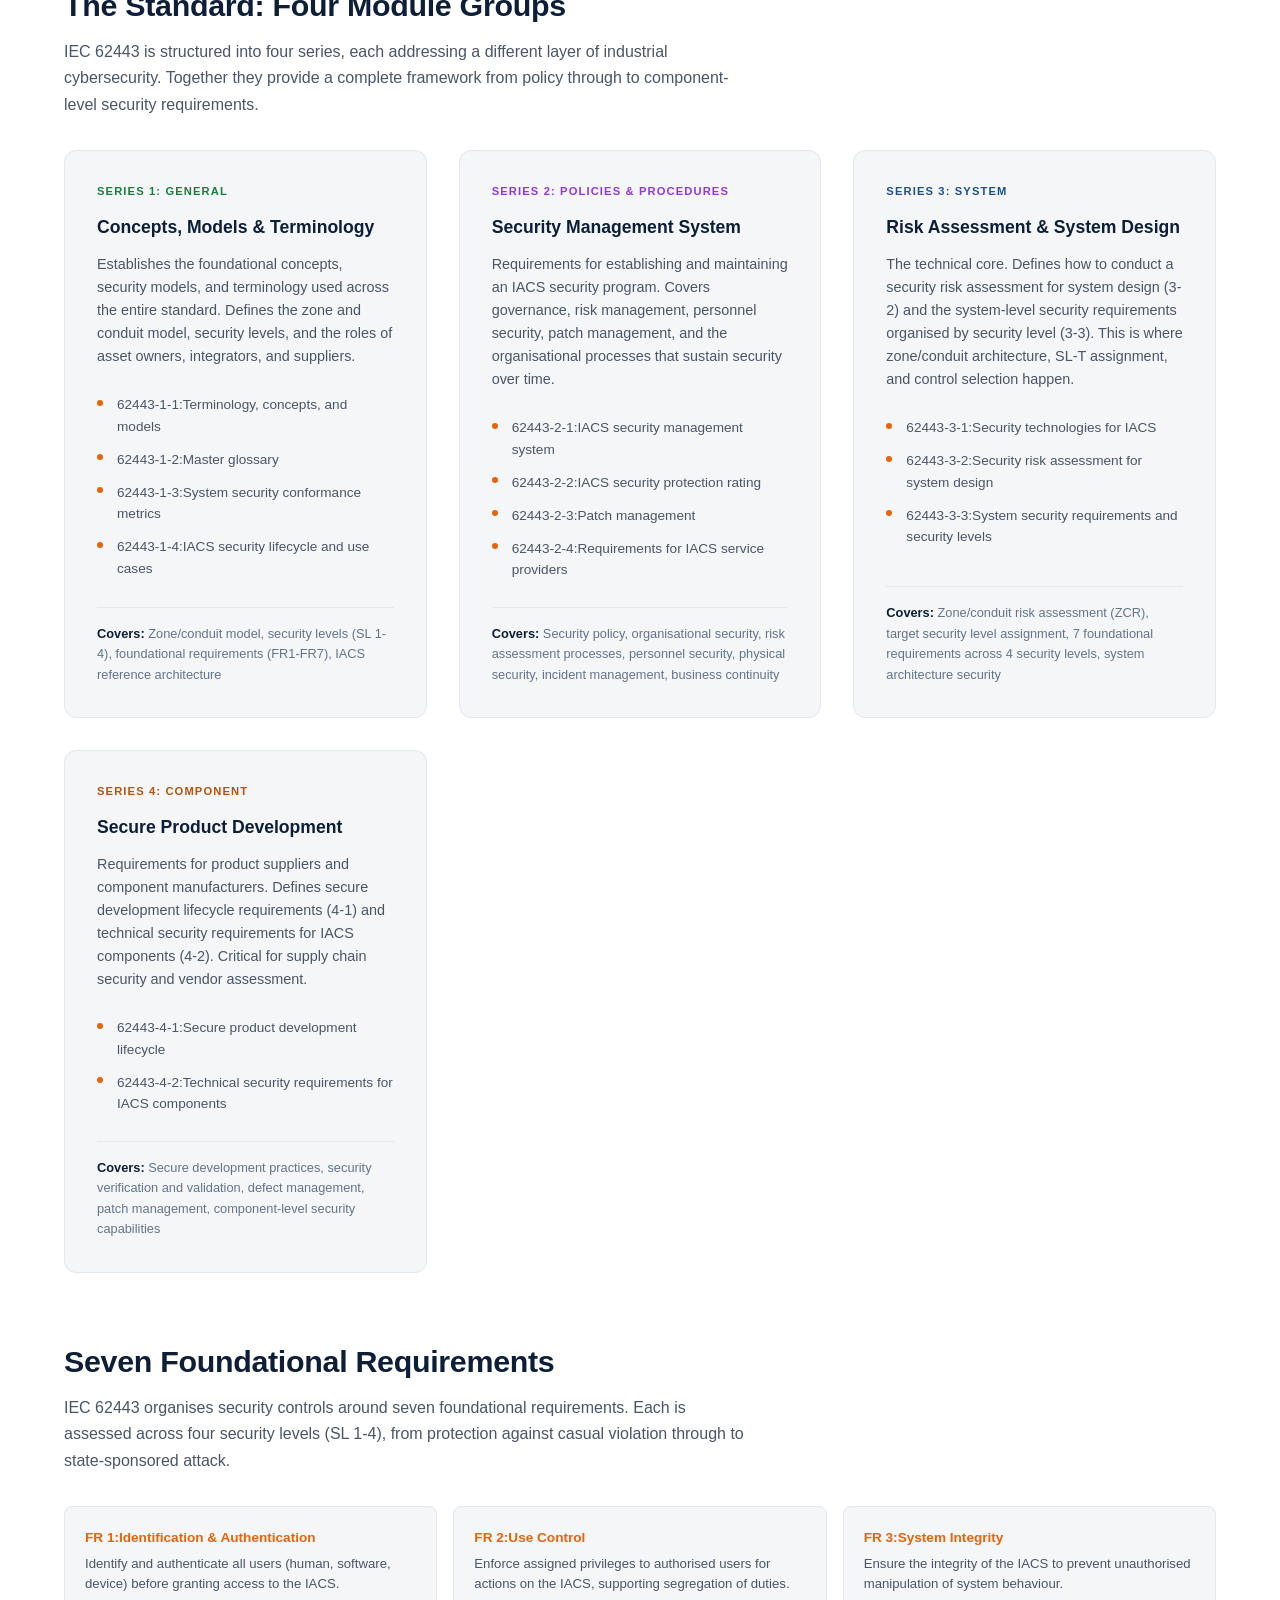
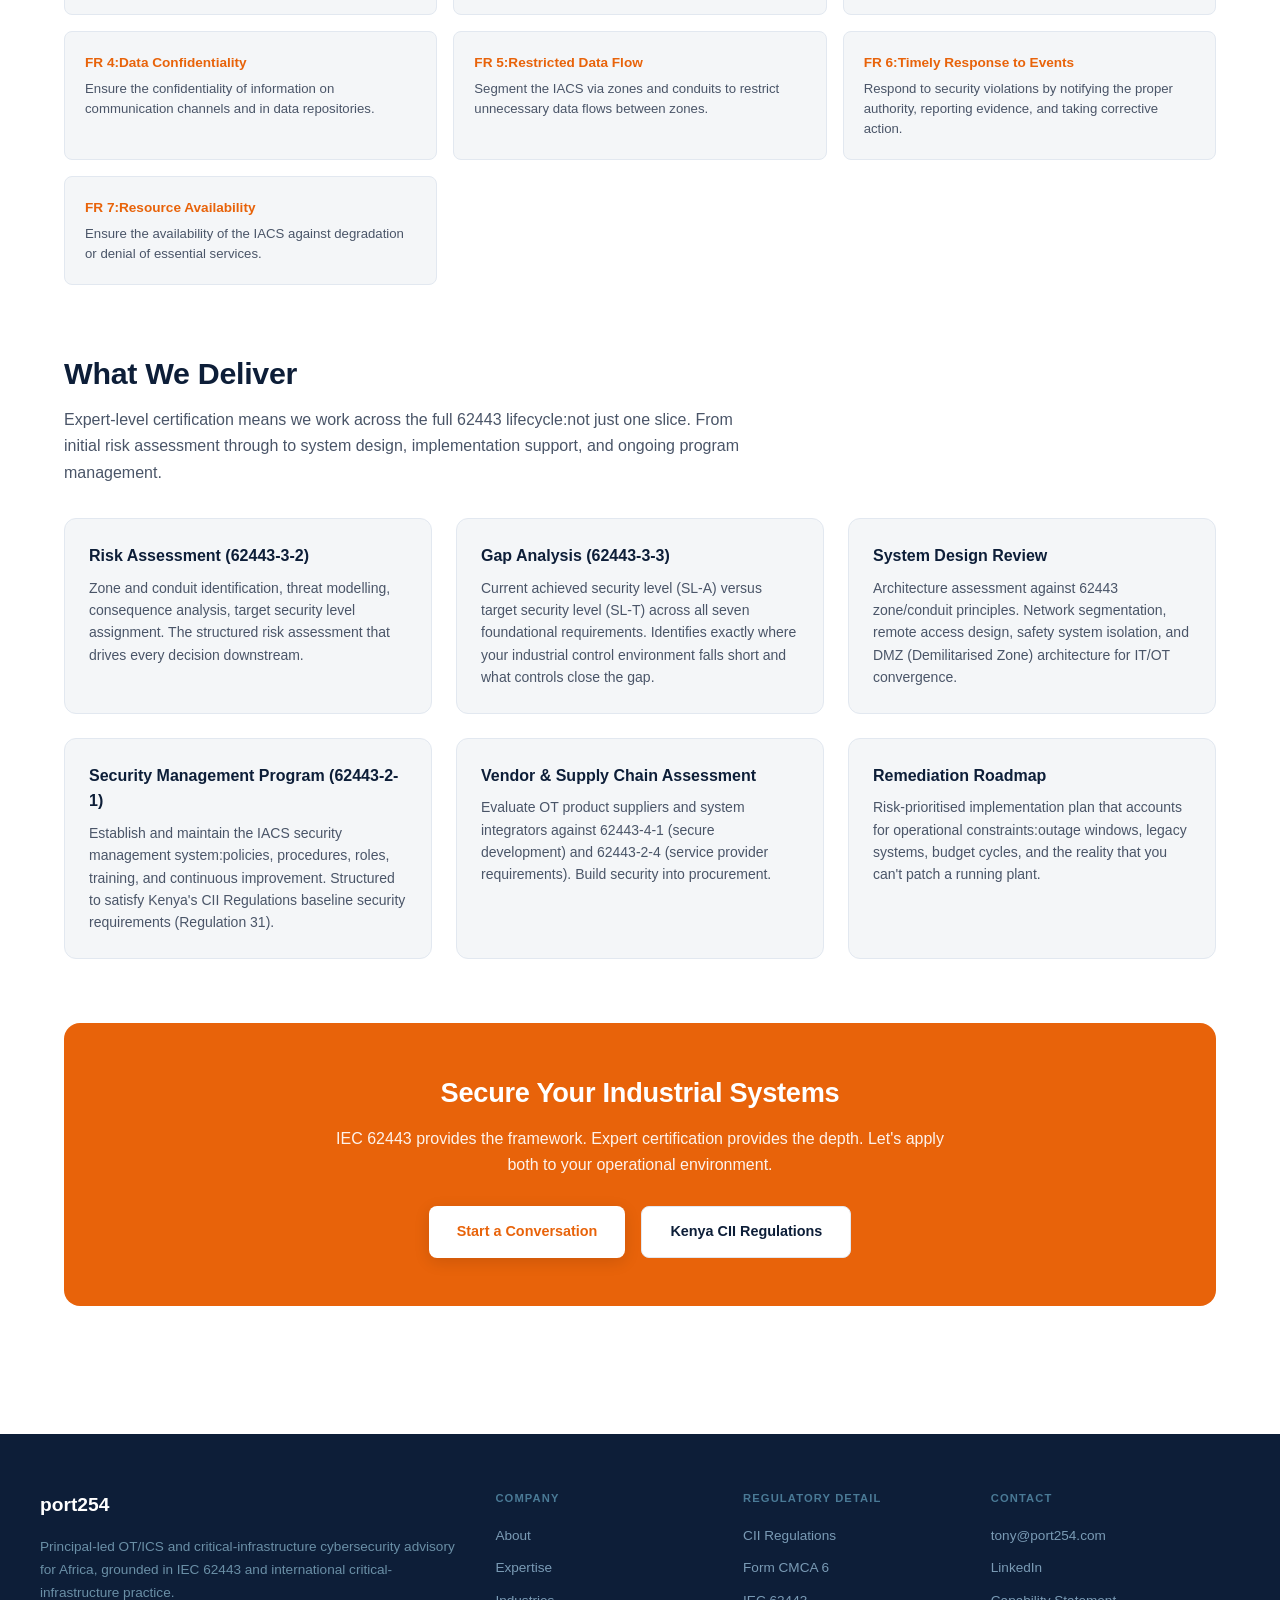
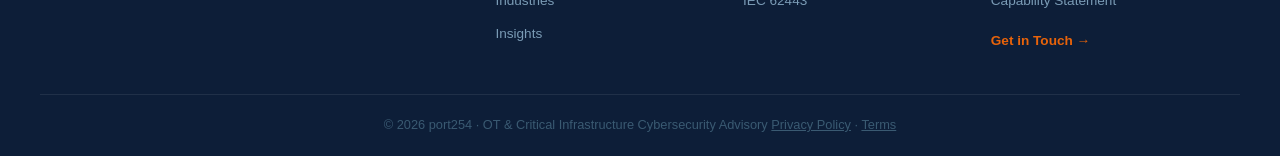
<file: iec62443.html>
<!DOCTYPE html>
<html lang="en">
<head>
    <meta charset="UTF-8">
    <meta name="viewport" content="width=device-width, initial-scale=1.0">
    <title>IEC 62443 - port254 | OT &amp; Critical Infrastructure Cybersecurity</title>
    <meta name="description" content="IEC 62443 cybersecurity for industrial automation and control systems. ISA/IEC 62443 Expert-certified advisory for Kenya's critical information infrastructure operators.">
    <meta property="og:type" content="website">
    <meta property="og:url" content="https://port254.co.ke/iec62443.html">
    <meta property="og:title" content="IEC 62443: Industrial Control System Cybersecurity - port254 Kenya">
    <meta property="og:description" content="ISA/IEC 62443 Expert-certified advisory for Kenya CII operators. Full lifecycle industrial control system security: risk assessment, system design, and ongoing management.">
    <link rel="icon" type="image/png" href="./images/favicon.png">
    <link rel="stylesheet" href="./css/style.css">
    <style>
        /* Certification Shields */
        .cert-section {
            text-align: center;
            margin-bottom: 3rem;
        }

        .cert-shields {
            display: flex;
            align-items: flex-end;
            justify-content: center;
            gap: 0.5rem;
            flex-wrap: wrap;
            margin-top: 2.5rem;
        }

        .cert-shield {
            width: 130px;
            display: flex;
            flex-direction: column;
            align-items: center;
        }

        .shield {
            width: 110px;
            height: 130px;
            position: relative;
            display: flex;
            flex-direction: column;
            align-items: center;
            justify-content: center;
            text-align: center;
            padding: 1rem 0.5rem 1.5rem;
            clip-path: polygon(0% 0%, 100% 0%, 100% 75%, 50% 100%, 0% 75%);
        }

        .shield-label-top {
            font-size: 0.5rem;
            font-weight: 700;
            letter-spacing: 0.08em;
            text-transform: uppercase;
            color: rgba(255,255,255,0.85);
            margin-bottom: 0.15rem;
        }

        .shield-title {
            font-size: 0.6rem;
            font-weight: 700;
            color: #fff;
            text-transform: uppercase;
            line-height: 1.3;
            margin-bottom: 0.25rem;
        }

        .shield-subtitle {
            font-size: 0.5rem;
            font-weight: 600;
            color: rgba(255,255,255,0.8);
            text-transform: uppercase;
            letter-spacing: 0.05em;
        }

        .shield-1 {
            background: linear-gradient(135deg, #4a7c59 0%, #2d5a3a 50%, #1a3d24 100%);
            border: 2px solid #8fbc8f;
        }

        .shield-2 {
            background: linear-gradient(135deg, #7b5ea7 0%, #5a3d8a 50%, #3d2463 100%);
            border: 2px solid #b39ddb;
        }

        .shield-3 {
            background: linear-gradient(135deg, #4a76a8 0%, #2d5a8a 50%, #1a3d63 100%);
            border: 2px solid #82b1ff;
        }

        .shield-4 {
            background: linear-gradient(135deg, #a88c4a 0%, #8a6d2d 50%, #63501a 100%);
            border: 2px solid #d4b976;
        }

        .shield-expert {
            background: linear-gradient(135deg, #E2E8F0 0%, #F4F6F8 50%, #000000 100%);
            border: 2px solid #4A5568;
            width: 120px;
            height: 142px;
        }

        .shield-expert .shield-title {
            font-size: 0.9rem;
            margin-top: 0.25rem;
        }

        .cert-plus {
            color: #E8630A;
            font-size: 1.5rem;
            font-weight: 700;
            margin: 0 0.15rem;
            align-self: center;
        }

        .cert-equals {
            color: #4A5568;
            font-size: 1.5rem;
            font-weight: 700;
            margin: 0 0.25rem;
            align-self: center;
        }

        .cert-label {
            font-size: 0.7rem;
            color: #4A5568;
            margin-top: 0.5rem;
            font-weight: 600;
        }

        .cert-statement {
            margin-top: 2rem;
            padding: 1.5rem 2rem;
            background: rgba(232, 99, 10, 0.06);
            border: 1px solid rgba(232, 99, 10, 0.2);
            border-radius: 0.75rem;
            max-width: 800px;
            margin-left: auto;
            margin-right: auto;
        }

        .cert-statement p {
            color: #4A5568;
            font-size: 0.95rem;
            line-height: 1.7;
            margin: 0;
        }

        .cert-statement strong {
            color: #E8630A;
        }

        /* Module Cards */
        .module-cards {
            display: grid;
            grid-template-columns: repeat(auto-fit, minmax(280px, 1fr));
            gap: 2rem;
            margin-top: 2rem;
        }

        .module-card {
            background-color: #F4F6F8;
            border: 1px solid #E2E8F0;
            border-radius: 0.75rem;
            padding: 2rem;
            transition: all 0.3s;
            display: flex;
            flex-direction: column;
        }

        .module-card:hover {
            border-color: #E8630A;
            transform: translateY(-4px);
        }

        .module-tag {
            font-size: 0.7rem;
            font-weight: 700;
            text-transform: uppercase;
            letter-spacing: 0.1em;
            margin-bottom: 0.75rem;
        }

        .module-tag-general { color: #15803D; }
        .module-tag-policies { color: #9333EA; }
        .module-tag-system { color: #1B5090; }
        .module-tag-component { color: #B45309; }

        .module-card h3 {
            color: #0D1E38;
            font-size: 1.1rem;
            font-weight: 600;
            margin-bottom: 0.75rem;
        }

        .module-card > p {
            color: #4A5568;
            font-size: 0.9rem;
            line-height: 1.6;
            margin-bottom: 1.25rem;
        }

        .module-parts {
            list-style: none;
            padding: 0;
            margin: 0 0 1.25rem 0;
            flex: 1;
        }

        .module-parts li {
            padding: 0.35rem 0;
            color: #4A5568;
            font-size: 0.85rem;
            padding-left: 1.25rem;
            position: relative;
        }

        .module-parts li::before {
            content: '';
            position: absolute;
            left: 0;
            top: 0.7rem;
            width: 6px;
            height: 6px;
            background: #E8630A;
            border-radius: 50%;
        }

        .module-card-footer {
            font-size: 0.8rem;
            color: #64748B;
            border-top: 1px solid #E2E8F0;
            padding-top: 1rem;
            margin-top: auto;
        }

        .module-card-footer strong {
            color: #0D1E38;
        }

        /* FR Grid */
        .fr-grid {
            display: grid;
            grid-template-columns: repeat(auto-fit, minmax(280px, 1fr));
            gap: 1rem;
            margin-top: 2rem;
        }

        .fr-item {
            background-color: #F4F6F8;
            border: 1px solid #E2E8F0;
            border-radius: 0.5rem;
            padding: 1.25rem;
        }

        .fr-item h4 {
            color: #E8630A;
            font-size: 0.85rem;
            font-weight: 700;
            margin-bottom: 0.35rem;
        }

        .fr-item p {
            color: #4A5568;
            font-size: 0.825rem;
            line-height: 1.5;
            margin: 0;
        }

        /* Why 62443 */
        .why-grid {
            display: grid;
            grid-template-columns: repeat(auto-fit, minmax(280px, 1fr));
            gap: 1.5rem;
            margin-top: 2rem;
        }

        .why-item {
            background-color: #F4F6F8;
            border: 1px solid #E2E8F0;
            border-radius: 0.75rem;
            padding: 1.5rem;
        }

        .why-item h4 {
            color: #0D1E38;
            font-size: 1rem;
            font-weight: 600;
            margin-bottom: 0.5rem;
        }

        .why-item p {
            color: #4A5568;
            font-size: 0.875rem;
            line-height: 1.6;
        }

        @media (max-width: 768px) {
            .cert-shields {
                gap: 0.25rem;
            }

            .cert-shield {
                width: 90px;
            }

            .shield {
                width: 80px;
                height: 95px;
                padding: 0.5rem 0.25rem 1rem;
            }

            .shield-label-top {
                font-size: 0.35rem;
            }

            .shield-title {
                font-size: 0.45rem;
            }

            .shield-subtitle {
                font-size: 0.35rem;
            }

            .shield-expert {
                width: 88px;
                height: 104px;
            }

            .shield-expert .shield-title {
                font-size: 0.65rem;
            }

            .cert-plus, .cert-equals {
                font-size: 1rem;
            }

            .module-cards {
                grid-template-columns: 1fr;
            }
        }

        @media (max-width: 480px) {
            .cert-shields {
                flex-direction: row;
                flex-wrap: wrap;
                justify-content: center;
            }
        }
    </style>
</head>
<body>
    <!-- Top Bar -->
    <div class="topbar">
        <span>ISA/IEC 62443 Expert-Certified</span>
        <span class="topbar-sep">&middot;</span>
        <a href="mailto:tony@port254.com">tony@port254.com</a>
    </div>

    <!-- Navigation -->
    <nav class="nav">
        <div class="nav-inner">
            <a href="index.html" class="nav-logo">port254</a>
            <ul class="nav-links">
                <li><a href="index.html" class="nav-link">Home</a></li>
                <li><a href="about.html" class="nav-link">About</a></li>
                <li><a href="expertise.html" class="nav-link active">Expertise</a></li>
                <li><a href="industries.html" class="nav-link">Industries</a></li>
                <li><a href="insights.html" class="nav-link">Insights</a></li>
                <li><a href="capability-statement.html" class="nav-link">Capability Statement</a></li>
                <li><a href="contact.html" class="nav-cta">Get in Touch</a></li>
            </ul>
        </div>
    </nav>

    <!-- Hero -->
    <div class="page-hero">
        <div class="page-hero-inner">
            <div class="breadcrumb"><a href="index.html">Home</a><span>&rsaquo;</span><a href="expertise.html">Expertise</a><span>&rsaquo;</span>IEC 62443</div>
            <h1>IEC 62443</h1>
            <p>The international standard for securing industrial automation and control systems. We hold ISA/IEC 62443 Expert-level certification, covering the full lifecycle from risk assessment through system design to ongoing security management.</p>
        </div>
    </div>

    <!-- Certification Shields -->
    <div class="section">
        <div class="cert-section">
            <h2 class="section-heading">ISA/IEC 62443 Certified Expert</h2>
            <p class="section-subheading">Four specialist certifications covering the complete IACS (Industrial Automation and Control Systems) cybersecurity lifecycle.</p>

            <div class="cert-shields">
                <div class="cert-shield">
                    <div class="shield shield-1">
                        <span class="shield-label-top">ISA/IEC 62443</span>
                        <span class="shield-title">Fundamentals Specialist</span>
                        <span class="shield-subtitle">Certificate 1</span>
                    </div>
                    <span class="cert-label">Fundamentals</span>
                </div>

                <span class="cert-plus">+</span>

                <div class="cert-shield">
                    <div class="shield shield-2">
                        <span class="shield-label-top">ISA/IEC 62443</span>
                        <span class="shield-title">Risk Assessment Specialist</span>
                        <span class="shield-subtitle">Certificate 2</span>
                    </div>
                    <span class="cert-label">Risk Assessment</span>
                </div>

                <span class="cert-plus">+</span>

                <div class="cert-shield">
                    <div class="shield shield-3">
                        <span class="shield-label-top">ISA/IEC 62443</span>
                        <span class="shield-title">Design Specialist</span>
                        <span class="shield-subtitle">Certificate 3</span>
                    </div>
                    <span class="cert-label">Design</span>
                </div>

                <span class="cert-plus">+</span>

                <div class="cert-shield">
                    <div class="shield shield-4">
                        <span class="shield-label-top">ISA/IEC 62443</span>
                        <span class="shield-title">Maintenance Specialist</span>
                        <span class="shield-subtitle">Certificate 4</span>
                    </div>
                    <span class="cert-label">Maintenance</span>
                </div>

                <span class="cert-equals">=</span>

                <div class="cert-shield">
                    <div class="shield shield-expert">
                        <span class="shield-label-top">ISA/IEC 62443</span>
                        <span class="shield-title">Expert</span>
                        <span class="shield-subtitle">Cybersecurity</span>
                    </div>
                    <span class="cert-label">Expert</span>
                </div>
            </div>

            <div class="cert-statement">
                <p>The ISA/IEC 62443 Cybersecurity Expert certification requires mastery across all four domains: fundamentals, risk assessment, system design, and ongoing maintenance. It represents the highest level of demonstrated competency in industrial control system cybersecurity recognised by the International Society of Automation.</p>
            </div>
        </div>
    </div>

    <!-- What is 62443 -->
    <div class="section" style="padding-top: 0;">
        <h2 class="section-heading">Why IEC 62443</h2>
        <p class="section-subheading">IEC 62443 is the only international standard purpose-built for securing industrial automation and control systems. It addresses the full ecosystem: asset owners, system integrators, and component suppliers, with a risk-based approach that scales from a single field device to an enterprise-wide SCADA (Supervisory Control and Data Acquisition) deployment.</p>

        <div class="why-grid">
            <div class="why-item">
                <h4>Built for OT (Operational Technology), Not Adapted from IT</h4>
                <p>Unlike ISO 27001 or NIST CSF, IEC 62443 was designed from the ground up for environments where availability outranks confidentiality, where patching requires scheduled outage windows, and where a misconfigured firewall rule can stop a turbine.</p>
            </div>
            <div class="why-item">
                <h4>Anchored in Kenya's CII Regulations</h4>
                <p>Regulation 71(3) permits CII owners to identify and adopt global best practices on their own initiative. IEC 62443 is the right technical anchor for energy, water, and transport CII:providing a defensible compliance position while delivering genuine security uplift.</p>
            </div>
            <div class="why-item">
                <h4>Covers the Full Supply Chain</h4>
                <p>62443 is unique in addressing asset owners (2-x), system integrators (3-x), and product suppliers (4-x) with specific requirements for each role. This matters when your industrial technology vendor's security posture directly affects your regulatory exposure.</p>
            </div>
        </div>
    </div>

    <!-- Four Module Groups -->
    <div class="section" style="padding-top: 0;">
        <h2 class="section-heading">The Standard: Four Module Groups</h2>
        <p class="section-subheading">IEC 62443 is structured into four series, each addressing a different layer of industrial cybersecurity. Together they provide a complete framework from policy through to component-level security requirements.</p>

        <div class="module-cards">
            <!-- Series 1: General -->
            <div class="module-card">
                <div class="module-tag module-tag-general">Series 1: General</div>
                <h3>Concepts, Models & Terminology</h3>
                <p>Establishes the foundational concepts, security models, and terminology used across the entire standard. Defines the zone and conduit model, security levels, and the roles of asset owners, integrators, and suppliers.</p>
                <ul class="module-parts">
                    <li>62443-1-1:Terminology, concepts, and models</li>
                    <li>62443-1-2:Master glossary</li>
                    <li>62443-1-3:System security conformance metrics</li>
                    <li>62443-1-4:IACS security lifecycle and use cases</li>
                </ul>
                <div class="module-card-footer">
                    <strong>Covers:</strong> Zone/conduit model, security levels (SL 1-4), foundational requirements (FR1-FR7), IACS reference architecture
                </div>
            </div>

            <!-- Series 2: Policies & Procedures -->
            <div class="module-card">
                <div class="module-tag module-tag-policies">Series 2: Policies & Procedures</div>
                <h3>Security Management System</h3>
                <p>Requirements for establishing and maintaining an IACS security program. Covers governance, risk management, personnel security, patch management, and the organisational processes that sustain security over time.</p>
                <ul class="module-parts">
                    <li>62443-2-1:IACS security management system</li>
                    <li>62443-2-2:IACS security protection rating</li>
                    <li>62443-2-3:Patch management</li>
                    <li>62443-2-4:Requirements for IACS service providers</li>
                </ul>
                <div class="module-card-footer">
                    <strong>Covers:</strong> Security policy, organisational security, risk assessment processes, personnel security, physical security, incident management, business continuity
                </div>
            </div>

            <!-- Series 3: System -->
            <div class="module-card">
                <div class="module-tag module-tag-system">Series 3: System</div>
                <h3>Risk Assessment & System Design</h3>
                <p>The technical core. Defines how to conduct a security risk assessment for system design (3-2) and the system-level security requirements organised by security level (3-3). This is where zone/conduit architecture, SL-T assignment, and control selection happen.</p>
                <ul class="module-parts">
                    <li>62443-3-1:Security technologies for IACS</li>
                    <li>62443-3-2:Security risk assessment for system design</li>
                    <li>62443-3-3:System security requirements and security levels</li>
                </ul>
                <div class="module-card-footer">
                    <strong>Covers:</strong> Zone/conduit risk assessment (ZCR), target security level assignment, 7 foundational requirements across 4 security levels, system architecture security
                </div>
            </div>

            <!-- Series 4: Component -->
            <div class="module-card">
                <div class="module-tag module-tag-component">Series 4: Component</div>
                <h3>Secure Product Development</h3>
                <p>Requirements for product suppliers and component manufacturers. Defines secure development lifecycle requirements (4-1) and technical security requirements for IACS components (4-2). Critical for supply chain security and vendor assessment.</p>
                <ul class="module-parts">
                    <li>62443-4-1:Secure product development lifecycle</li>
                    <li>62443-4-2:Technical security requirements for IACS components</li>
                </ul>
                <div class="module-card-footer">
                    <strong>Covers:</strong> Secure development practices, security verification and validation, defect management, patch management, component-level security capabilities
                </div>
            </div>
        </div>
    </div>

    <!-- Foundational Requirements -->
    <div class="section" style="padding-top: 0;">
        <h2 class="section-heading">Seven Foundational Requirements</h2>
        <p class="section-subheading">IEC 62443 organises security controls around seven foundational requirements. Each is assessed across four security levels (SL 1-4), from protection against casual violation through to state-sponsored attack.</p>

        <div class="fr-grid">
            <div class="fr-item">
                <h4>FR 1:Identification & Authentication</h4>
                <p>Identify and authenticate all users (human, software, device) before granting access to the IACS.</p>
            </div>
            <div class="fr-item">
                <h4>FR 2:Use Control</h4>
                <p>Enforce assigned privileges to authorised users for actions on the IACS, supporting segregation of duties.</p>
            </div>
            <div class="fr-item">
                <h4>FR 3:System Integrity</h4>
                <p>Ensure the integrity of the IACS to prevent unauthorised manipulation of system behaviour.</p>
            </div>
            <div class="fr-item">
                <h4>FR 4:Data Confidentiality</h4>
                <p>Ensure the confidentiality of information on communication channels and in data repositories.</p>
            </div>
            <div class="fr-item">
                <h4>FR 5:Restricted Data Flow</h4>
                <p>Segment the IACS via zones and conduits to restrict unnecessary data flows between zones.</p>
            </div>
            <div class="fr-item">
                <h4>FR 6:Timely Response to Events</h4>
                <p>Respond to security violations by notifying the proper authority, reporting evidence, and taking corrective action.</p>
            </div>
            <div class="fr-item">
                <h4>FR 7:Resource Availability</h4>
                <p>Ensure the availability of the IACS against degradation or denial of essential services.</p>
            </div>
        </div>
    </div>

    <!-- What We Deliver -->
    <div class="section" style="padding-top: 0;">
        <h2 class="section-heading">What We Deliver</h2>
        <p class="section-subheading">Expert-level certification means we work across the full 62443 lifecycle:not just one slice. From initial risk assessment through to system design, implementation support, and ongoing program management.</p>

        <div class="why-grid">
            <div class="why-item">
                <h4>Risk Assessment (62443-3-2)</h4>
                <p>Zone and conduit identification, threat modelling, consequence analysis, target security level assignment. The structured risk assessment that drives every decision downstream.</p>
            </div>
            <div class="why-item">
                <h4>Gap Analysis (62443-3-3)</h4>
                <p>Current achieved security level (SL-A) versus target security level (SL-T) across all seven foundational requirements. Identifies exactly where your industrial control environment falls short and what controls close the gap.</p>
            </div>
            <div class="why-item">
                <h4>System Design Review</h4>
                <p>Architecture assessment against 62443 zone/conduit principles. Network segmentation, remote access design, safety system isolation, and DMZ (Demilitarised Zone) architecture for IT/OT convergence.</p>
            </div>
            <div class="why-item">
                <h4>Security Management Program (62443-2-1)</h4>
                <p>Establish and maintain the IACS security management system:policies, procedures, roles, training, and continuous improvement. Structured to satisfy Kenya's CII Regulations baseline security requirements (Regulation 31).</p>
            </div>
            <div class="why-item">
                <h4>Vendor & Supply Chain Assessment</h4>
                <p>Evaluate OT product suppliers and system integrators against 62443-4-1 (secure development) and 62443-2-4 (service provider requirements). Build security into procurement.</p>
            </div>
            <div class="why-item">
                <h4>Remediation Roadmap</h4>
                <p>Risk-prioritised implementation plan that accounts for operational constraints:outage windows, legacy systems, budget cycles, and the reality that you can't patch a running plant.</p>
            </div>
        </div>
    </div>

    <!-- CTA -->
    <div class="section" style="padding-top: 0;">
        <div class="cta-section">
            <h3>Secure Your Industrial Systems</h3>
            <p>IEC 62443 provides the framework. Expert certification provides the depth. Let's apply both to your operational environment.</p>
            <div style="display: flex; gap: 1rem; justify-content: center; flex-wrap: wrap;">
                <a href="contact.html" class="cta-button">Start a Conversation</a>
                <a href="cii.html" class="cta-button secondary">Kenya CII Regulations</a>
            </div>
        </div>
    </div>

    <!-- Footer -->
    <footer class="site-footer">
        <div class="footer-inner">
            <div class="footer-brand">
                <div class="footer-logo">port254</div>
                <p>Principal-led OT/ICS and critical-infrastructure cybersecurity advisory for Africa, grounded in IEC 62443 and international critical-infrastructure practice.</p>
            </div>
            <div class="footer-col">
                <h4>Company</h4>
                <ul>
                    <li><a href="about.html">About</a></li>
                    <li><a href="expertise.html">Expertise</a></li>
                    <li><a href="industries.html">Industries</a></li>
                    <li><a href="insights.html">Insights</a></li>
                </ul>
            </div>
            <div class="footer-col">
                <h4>Regulatory Detail</h4>
                <ul>
                    <li><a href="cii.html">CII Regulations</a></li>
                    <li><a href="cmca6.html">Form CMCA 6</a></li>
                    <li><a href="iec62443.html">IEC 62443</a></li>
                </ul>
            </div>
            <div class="footer-col">
                <h4>Contact</h4>
                <ul>
                    <li><a href="mailto:tony@port254.com">tony@port254.com</a></li>
                    <li><a href="https://www.linkedin.com/in/tony-kirui-6805b84/" target="_blank" rel="noopener">LinkedIn</a></li>
                    <li><a href="capability-statement.html">Capability Statement</a></li>
                </ul>
                <a href="contact.html" class="footer-cta">Get in Touch →</a>
            </div>
        </div>
        <div class="footer-bottom">
            <span>&copy; 2026 port254 &middot; OT &amp; Critical Infrastructure Cybersecurity Advisory</span>
            <span><a href="privacy.html">Privacy Policy</a> &middot; <a href="terms.html">Terms</a></span>
        </div>
    </footer>
</body>
</html>
</file>
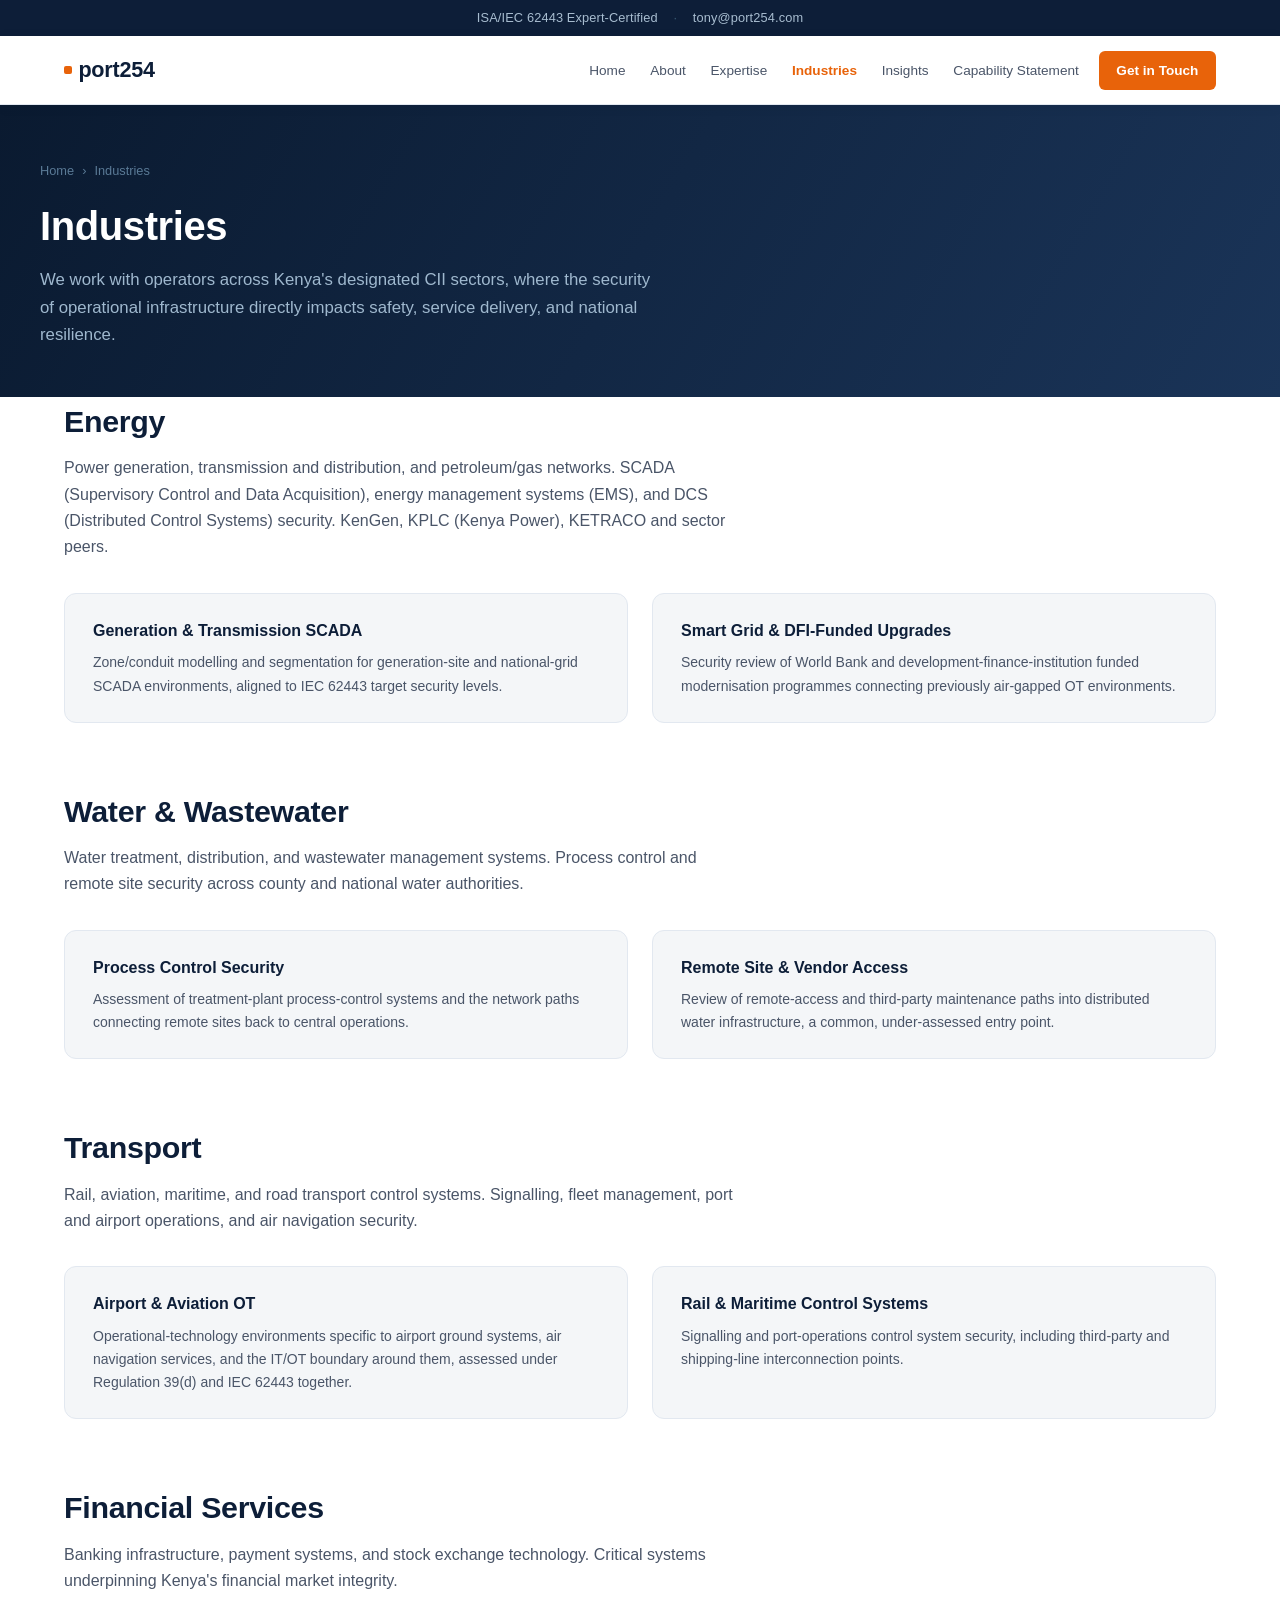
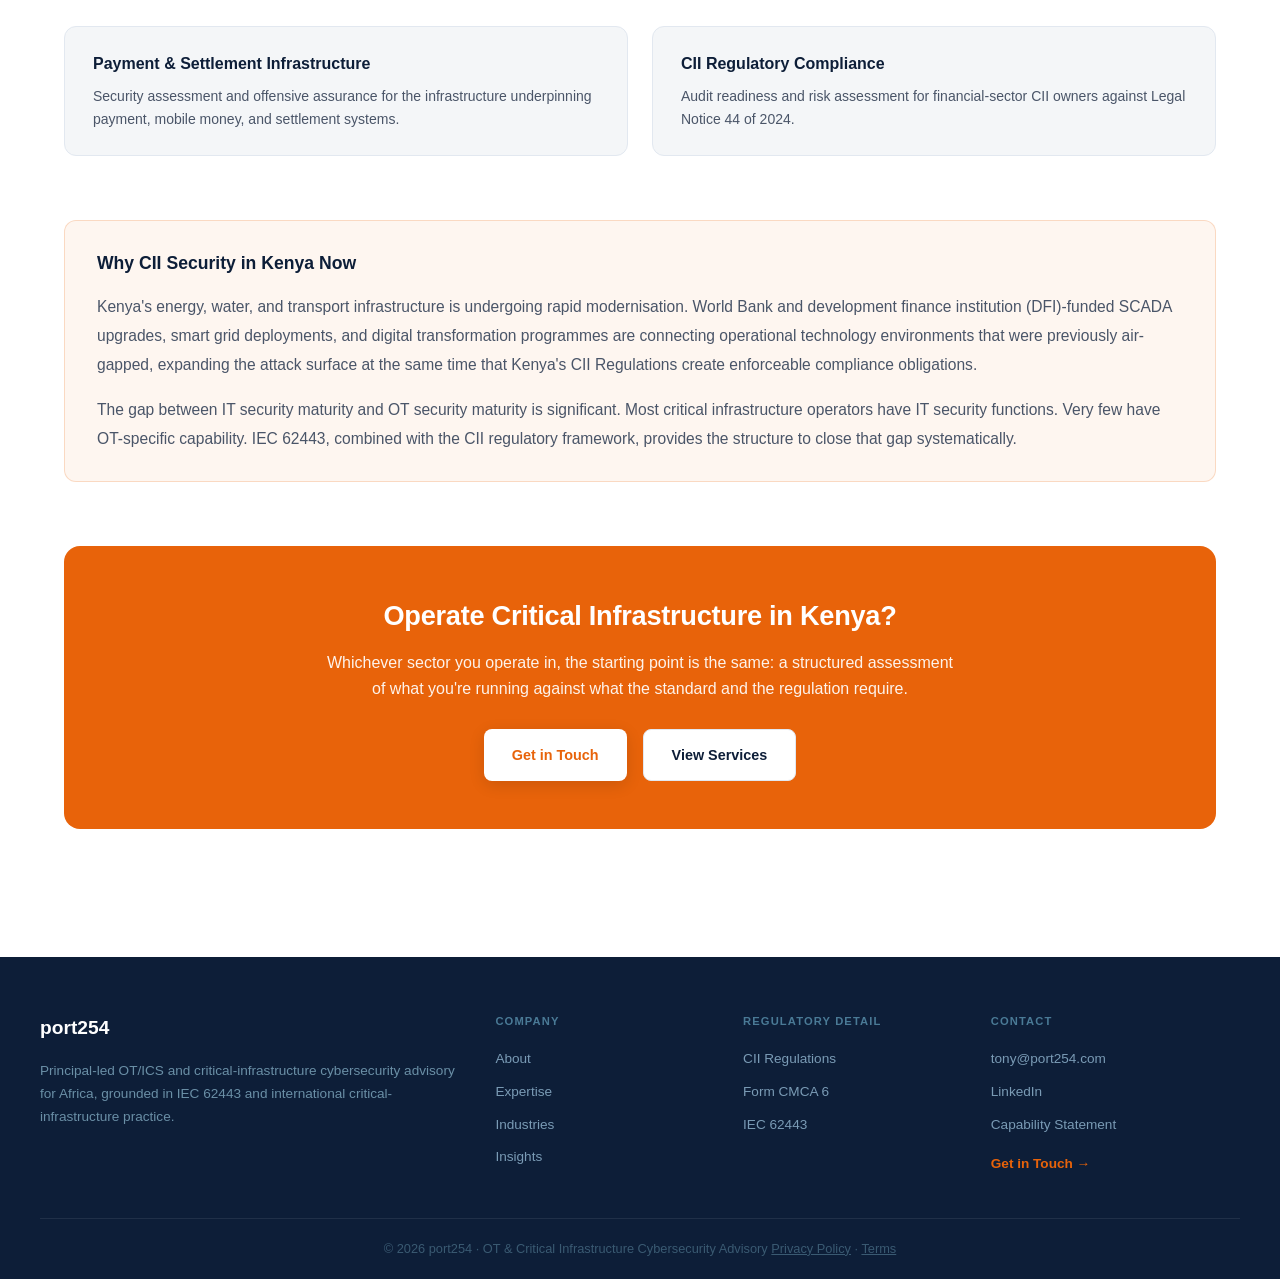
<file: industries.html>
<!DOCTYPE html>
<html lang="en">
<head>
    <meta charset="UTF-8">
    <meta name="viewport" content="width=device-width, initial-scale=1.0">
    <title>Industries - port254 | OT &amp; Critical Infrastructure Cybersecurity</title>
    <meta name="description" content="Port254 works with operators across Kenya's designated CII sectors: energy, water and wastewater, transport, and financial services.">
    <meta property="og:type" content="website">
    <meta property="og:url" content="https://port254.co.ke/industries.html">
    <link rel="icon" type="image/png" href="./images/favicon.png">
    <link rel="stylesheet" href="./css/style.css">
</head>
<body>
    <!-- Top Bar -->
    <div class="topbar">
        <span>ISA/IEC 62443 Expert-Certified</span>
        <span class="topbar-sep">&middot;</span>
        <a href="mailto:tony@port254.com">tony@port254.com</a>
    </div>

    <!-- Navigation -->
    <nav class="nav">
        <div class="nav-inner">
            <a href="index.html" class="nav-logo">port254</a>
            <ul class="nav-links">
                <li><a href="index.html" class="nav-link">Home</a></li>
                <li><a href="about.html" class="nav-link">About</a></li>
                <li><a href="expertise.html" class="nav-link">Expertise</a></li>
                <li><a href="industries.html" class="nav-link active">Industries</a></li>
                <li><a href="insights.html" class="nav-link">Insights</a></li>
                <li><a href="capability-statement.html" class="nav-link">Capability Statement</a></li>
                <li><a href="contact.html" class="nav-cta">Get in Touch</a></li>
            </ul>
        </div>
    </nav>

    <!-- Hero -->
    <div class="page-hero">
        <div class="page-hero-inner">
            <div class="breadcrumb"><a href="index.html">Home</a><span>&rsaquo;</span>Industries</div>
            <h1>Industries</h1>
            <p>We work with operators across Kenya's designated CII sectors, where the security of operational infrastructure directly impacts safety, service delivery, and national resilience.</p>
        </div>
    </div>

    <!-- Energy -->
    <div class="section" style="padding-top: 0;">
        <h2 class="section-heading">Energy</h2>
        <p class="section-subheading">Power generation, transmission and distribution, and petroleum/gas networks. SCADA (Supervisory Control and Data Acquisition), energy management systems (EMS), and DCS (Distributed Control Systems) security. KenGen, KPLC (Kenya Power), KETRACO and sector peers.</p>
        <div class="expertise-grid">
            <div class="expertise-item">
                <h4>Generation &amp; Transmission SCADA</h4>
                <p>Zone/conduit modelling and segmentation for generation-site and national-grid SCADA environments, aligned to IEC 62443 target security levels.</p>
            </div>
            <div class="expertise-item">
                <h4>Smart Grid &amp; DFI-Funded Upgrades</h4>
                <p>Security review of World Bank and development-finance-institution funded modernisation programmes connecting previously air-gapped OT environments.</p>
            </div>
        </div>
    </div>

    <!-- Water -->
    <div class="section" style="padding-top: 0;">
        <h2 class="section-heading">Water &amp; Wastewater</h2>
        <p class="section-subheading">Water treatment, distribution, and wastewater management systems. Process control and remote site security across county and national water authorities.</p>
        <div class="expertise-grid">
            <div class="expertise-item">
                <h4>Process Control Security</h4>
                <p>Assessment of treatment-plant process-control systems and the network paths connecting remote sites back to central operations.</p>
            </div>
            <div class="expertise-item">
                <h4>Remote Site &amp; Vendor Access</h4>
                <p>Review of remote-access and third-party maintenance paths into distributed water infrastructure, a common, under-assessed entry point.</p>
            </div>
        </div>
    </div>

    <!-- Transport -->
    <div class="section" style="padding-top: 0;">
        <h2 class="section-heading">Transport</h2>
        <p class="section-subheading">Rail, aviation, maritime, and road transport control systems. Signalling, fleet management, port and airport operations, and air navigation security.</p>
        <div class="expertise-grid">
            <div class="expertise-item">
                <h4>Airport &amp; Aviation OT</h4>
                <p>Operational-technology environments specific to airport ground systems, air navigation services, and the IT/OT boundary around them, assessed under Regulation 39(d) and IEC 62443 together.</p>
            </div>
            <div class="expertise-item">
                <h4>Rail &amp; Maritime Control Systems</h4>
                <p>Signalling and port-operations control system security, including third-party and shipping-line interconnection points.</p>
            </div>
        </div>
    </div>

    <!-- Financial Services -->
    <div class="section" style="padding-top: 0;">
        <h2 class="section-heading">Financial Services</h2>
        <p class="section-subheading">Banking infrastructure, payment systems, and stock exchange technology. Critical systems underpinning Kenya's financial market integrity.</p>
        <div class="expertise-grid">
            <div class="expertise-item">
                <h4>Payment &amp; Settlement Infrastructure</h4>
                <p>Security assessment and offensive assurance for the infrastructure underpinning payment, mobile money, and settlement systems.</p>
            </div>
            <div class="expertise-item">
                <h4>CII Regulatory Compliance</h4>
                <p>Audit readiness and risk assessment for financial-sector CII owners against Legal Notice 44 of 2024.</p>
            </div>
        </div>
    </div>

    <!-- Why Now -->
    <div class="section" style="padding-top: 0;">
        <div style="background: rgba(232, 99, 10, 0.06); border: 1px solid rgba(232, 99, 10, 0.2); border-radius: 0.75rem; padding: 1.75rem 2rem;">
            <h3 style="font-size: 1.1rem; color: #0D1E38; font-weight: 600; margin-bottom: 1rem;">Why CII Security in Kenya Now</h3>
            <p style="color: #4A5568; font-size: 0.975rem; line-height: 1.85; margin: 0 0 1rem;">Kenya's energy, water, and transport infrastructure is undergoing rapid modernisation. World Bank and development finance institution (DFI)-funded SCADA upgrades, smart grid deployments, and digital transformation programmes are connecting operational technology environments that were previously air-gapped, expanding the attack surface at the same time that Kenya's CII Regulations create enforceable compliance obligations.</p>
            <p style="color: #4A5568; font-size: 0.975rem; line-height: 1.85; margin: 0;">The gap between IT security maturity and OT security maturity is significant. Most critical infrastructure operators have IT security functions. Very few have OT-specific capability. IEC 62443, combined with the CII regulatory framework, provides the structure to close that gap systematically.</p>
        </div>
    </div>

    <!-- CTA -->
    <div class="section" style="padding-top: 0;">
        <div class="cta-section">
            <h3>Operate Critical Infrastructure in Kenya?</h3>
            <p>Whichever sector you operate in, the starting point is the same: a structured assessment of what you're running against what the standard and the regulation require.</p>
            <div style="display: flex; gap: 1rem; justify-content: center; flex-wrap: wrap;">
                <a href="contact.html" class="cta-button">Get in Touch</a>
                <a href="services.html" class="cta-button secondary">View Services</a>
            </div>
        </div>
    </div>

    <!-- Footer -->
    <footer class="site-footer">
        <div class="footer-inner">
            <div class="footer-brand">
                <div class="footer-logo">port254</div>
                <p>Principal-led OT/ICS and critical-infrastructure cybersecurity advisory for Africa, grounded in IEC 62443 and international critical-infrastructure practice.</p>
            </div>
            <div class="footer-col">
                <h4>Company</h4>
                <ul>
                    <li><a href="about.html">About</a></li>
                    <li><a href="expertise.html">Expertise</a></li>
                    <li><a href="industries.html">Industries</a></li>
                    <li><a href="insights.html">Insights</a></li>
                </ul>
            </div>
            <div class="footer-col">
                <h4>Regulatory Detail</h4>
                <ul>
                    <li><a href="cii.html">CII Regulations</a></li>
                    <li><a href="cmca6.html">Form CMCA 6</a></li>
                    <li><a href="iec62443.html">IEC 62443</a></li>
                </ul>
            </div>
            <div class="footer-col">
                <h4>Contact</h4>
                <ul>
                    <li><a href="mailto:tony@port254.com">tony@port254.com</a></li>
                    <li><a href="https://www.linkedin.com/in/tony-kirui-6805b84/" target="_blank" rel="noopener">LinkedIn</a></li>
                    <li><a href="capability-statement.html">Capability Statement</a></li>
                </ul>
                <a href="contact.html" class="footer-cta">Get in Touch →</a>
            </div>
        </div>
        <div class="footer-bottom">
            <span>&copy; 2026 port254 &middot; OT &amp; Critical Infrastructure Cybersecurity Advisory</span>
            <span><a href="privacy.html">Privacy Policy</a> &middot; <a href="terms.html">Terms</a></span>
        </div>
    </footer>
</body>
</html>
</file>
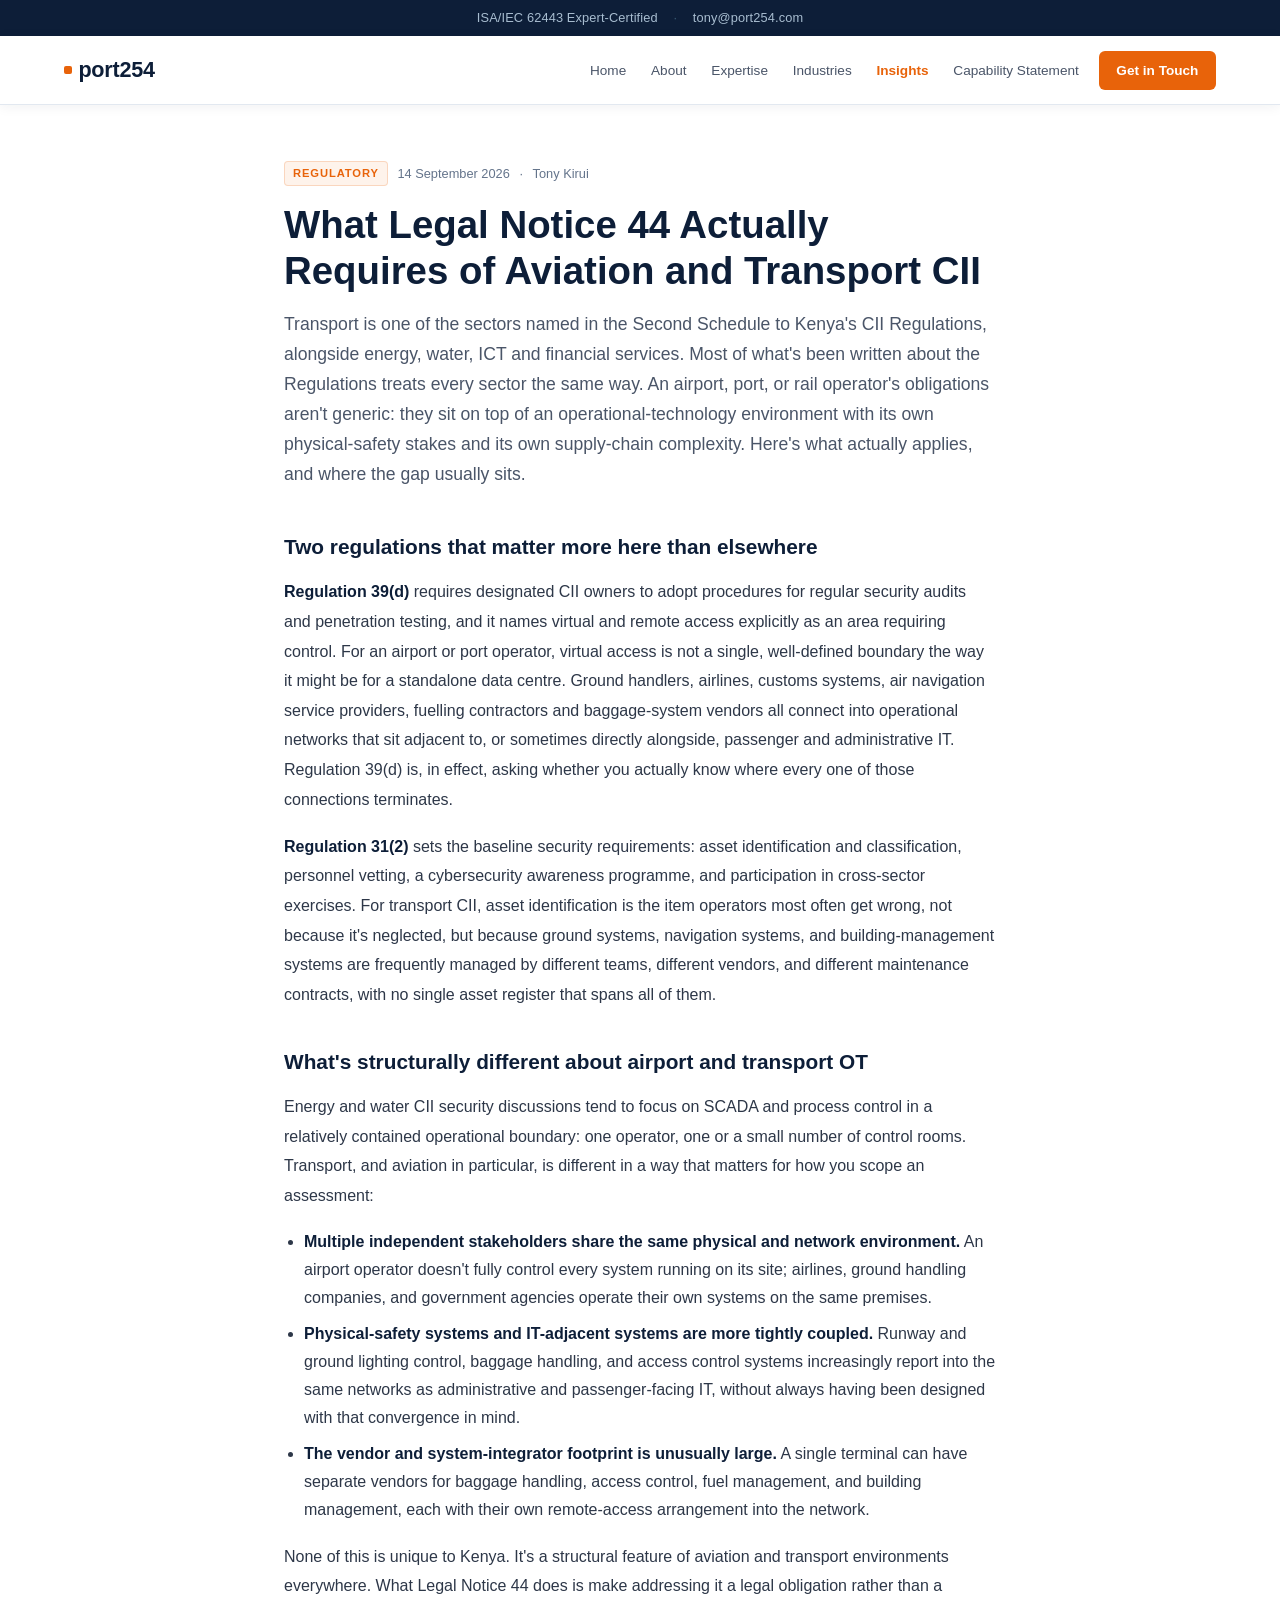
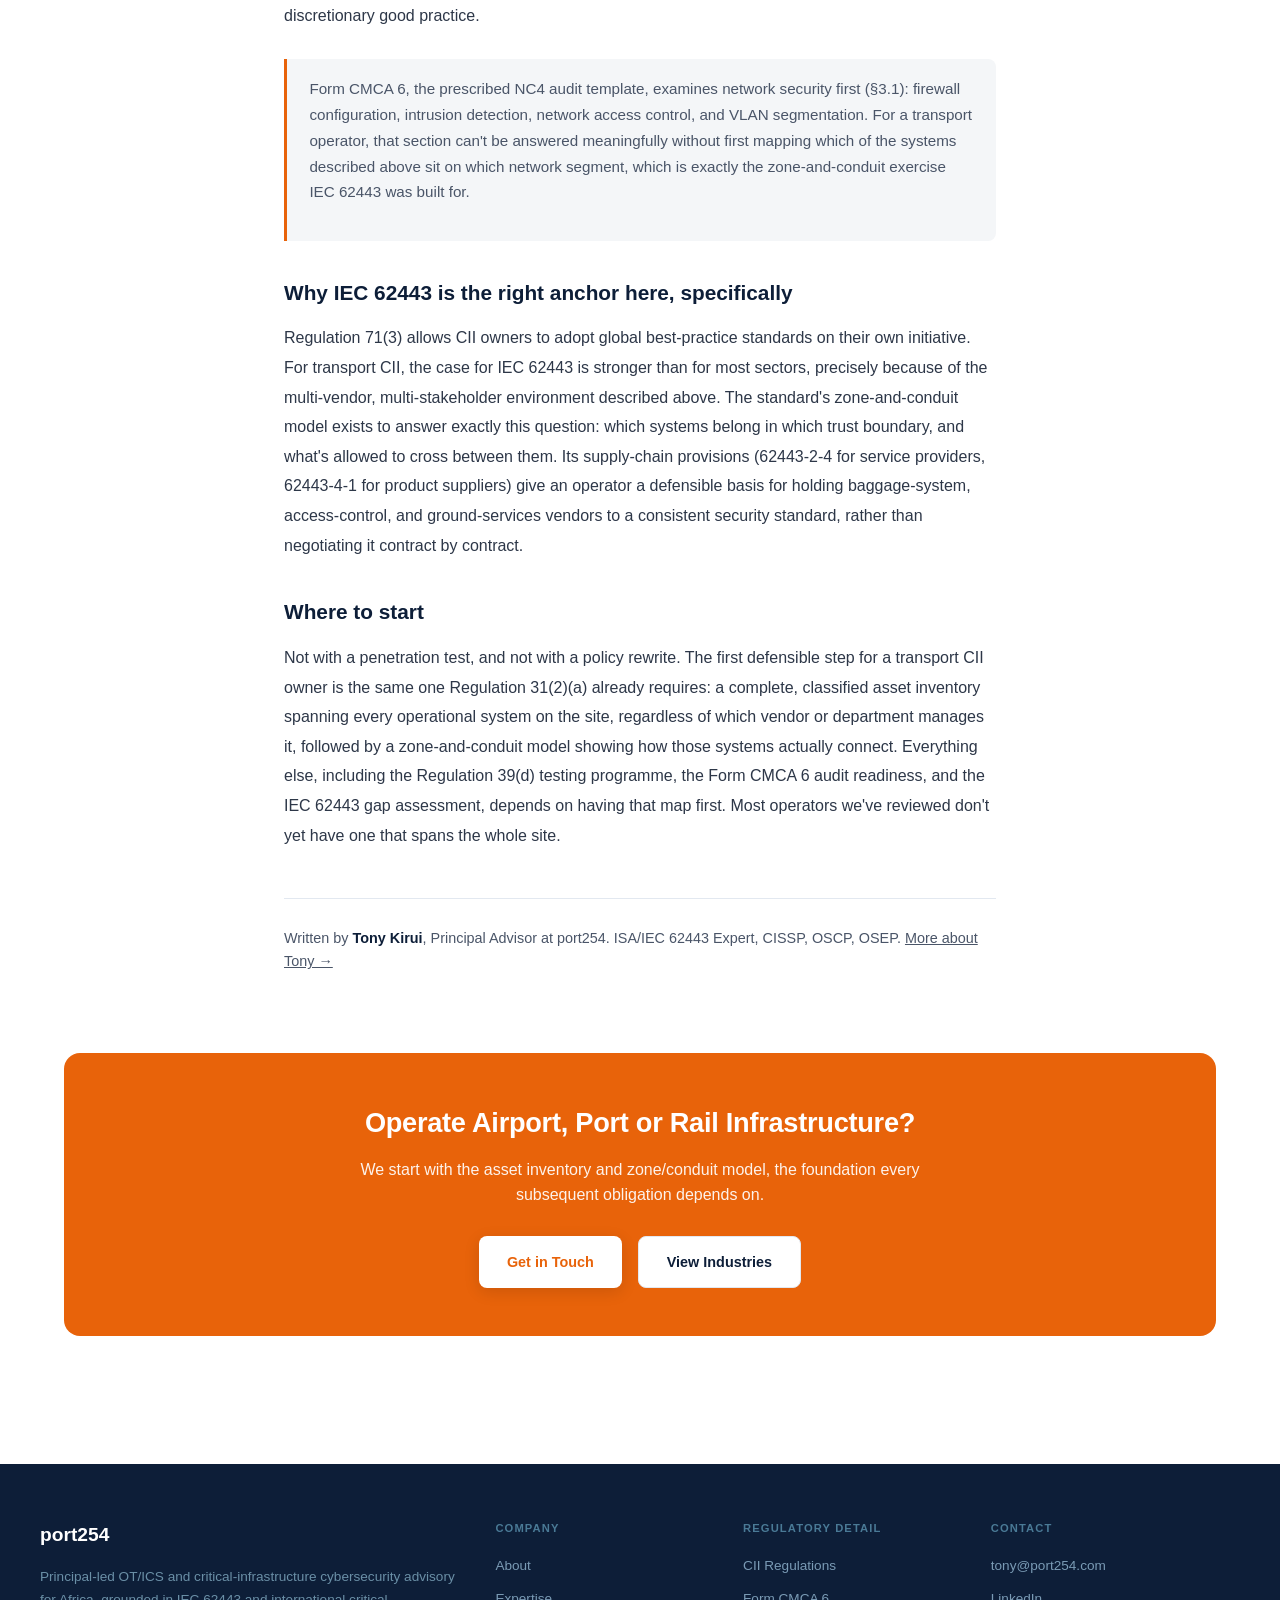
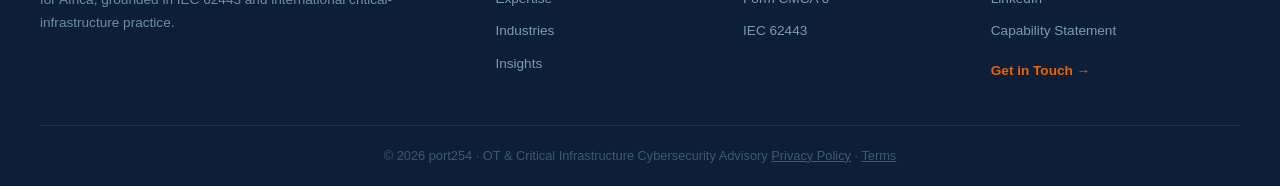
<file: insights-aviation-cii.html>
<!DOCTYPE html>
<html lang="en">
<head>
    <meta charset="UTF-8">
    <meta name="viewport" content="width=device-width, initial-scale=1.0">
    <title>What Legal Notice 44 Requires of Aviation &amp; Transport CII - port254 | Insights</title>
    <meta name="description" content="What Kenya's CII Regulations specifically require of airport, port and rail operators, and where the operational-technology gap actually sits.">
    <meta property="og:type" content="article">
    <meta property="og:url" content="https://port254.co.ke/insights-aviation-cii.html">
    <link rel="icon" type="image/png" href="./images/favicon.png">
    <link rel="stylesheet" href="./css/style.css">
    <style>
        .article-wrap { max-width: 760px; margin: 0 auto; padding: 3.5rem 1.5rem 5rem; }
        .article-meta {
            font-size: 0.8rem; color: #64748B; margin-bottom: 1rem; display: flex; gap: 0.6rem; align-items: center;
        }
        .article-meta .tag {
            font-size: 0.7rem; font-weight: 700; text-transform: uppercase; letter-spacing: 0.08em;
            color: #E8630A; background: rgba(232, 99, 10, 0.08); border: 1px solid rgba(232, 99, 10, 0.2);
            border-radius: 0.25rem; padding: 0.15rem 0.5rem;
        }
        .article-wrap h1 { font-size: clamp(1.8rem, 4vw, 2.4rem); color: #0D1E38; line-height: 1.2; margin-bottom: 1rem; }
        .article-lede { font-size: 1.1rem; color: #4A5568; line-height: 1.7; margin-bottom: 2.5rem; }
        .article-body h2 { font-size: 1.3rem; color: #0D1E38; margin: 2.2rem 0 0.9rem; }
        .article-body p { font-size: 1rem; color: #2D3748; line-height: 1.85; margin-bottom: 1.1rem; }
        .article-body ul { margin: 0 0 1.1rem 1.25rem; }
        .article-body li { font-size: 1rem; color: #2D3748; line-height: 1.75; margin-bottom: 0.5rem; }
        .article-body strong { color: #0D1E38; }
        .article-callout {
            background: #F4F6F8; border-left: 3px solid #E8630A; border-radius: 0 0.5rem 0.5rem 0;
            padding: 1.1rem 1.4rem; margin: 1.75rem 0; font-size: 0.95rem; color: #4A5568; line-height: 1.7;
        }
        .article-author {
            display: flex; align-items: center; gap: 0.75rem; margin-top: 3rem; padding-top: 1.75rem;
            border-top: 1px solid #E2E8F0; font-size: 0.9rem; color: #4A5568;
        }
        .article-author strong { color: #0D1E38; }
    </style>
</head>
<body>
    <!-- Top Bar -->
    <div class="topbar">
        <span>ISA/IEC 62443 Expert-Certified</span>
        <span class="topbar-sep">&middot;</span>
        <a href="mailto:tony@port254.com">tony@port254.com</a>
    </div>

    <!-- Navigation -->
    <nav class="nav">
        <div class="nav-inner">
            <a href="index.html" class="nav-logo">port254</a>
            <ul class="nav-links">
                <li><a href="index.html" class="nav-link">Home</a></li>
                <li><a href="about.html" class="nav-link">About</a></li>
                <li><a href="expertise.html" class="nav-link">Expertise</a></li>
                <li><a href="industries.html" class="nav-link">Industries</a></li>
                <li><a href="insights.html" class="nav-link active">Insights</a></li>
                <li><a href="capability-statement.html" class="nav-link">Capability Statement</a></li>
                <li><a href="contact.html" class="nav-cta">Get in Touch</a></li>
            </ul>
        </div>
    </nav>

    <article class="article-wrap">
        <div class="article-meta">
            <span class="tag">Regulatory</span>
            <span>14 September 2026</span>
            <span>&middot;</span>
            <span>Tony Kirui</span>
        </div>
        <h1>What Legal Notice 44 Actually Requires of Aviation and Transport CII</h1>
        <p class="article-lede">Transport is one of the sectors named in the Second Schedule to Kenya's CII Regulations, alongside energy, water, ICT and financial services. Most of what's been written about the Regulations treats every sector the same way. An airport, port, or rail operator's obligations aren't generic: they sit on top of an operational-technology environment with its own physical-safety stakes and its own supply-chain complexity. Here's what actually applies, and where the gap usually sits.</p>

        <div class="article-body">
            <h2>Two regulations that matter more here than elsewhere</h2>
            <p><strong>Regulation 39(d)</strong> requires designated CII owners to adopt procedures for regular security audits and penetration testing, and it names virtual and remote access explicitly as an area requiring control. For an airport or port operator, virtual access is not a single, well-defined boundary the way it might be for a standalone data centre. Ground handlers, airlines, customs systems, air navigation service providers, fuelling contractors and baggage-system vendors all connect into operational networks that sit adjacent to, or sometimes directly alongside, passenger and administrative IT. Regulation 39(d) is, in effect, asking whether you actually know where every one of those connections terminates.</p>
            <p><strong>Regulation 31(2)</strong> sets the baseline security requirements: asset identification and classification, personnel vetting, a cybersecurity awareness programme, and participation in cross-sector exercises. For transport CII, asset identification is the item operators most often get wrong, not because it's neglected, but because ground systems, navigation systems, and building-management systems are frequently managed by different teams, different vendors, and different maintenance contracts, with no single asset register that spans all of them.</p>

            <h2>What's structurally different about airport and transport OT</h2>
            <p>Energy and water CII security discussions tend to focus on SCADA and process control in a relatively contained operational boundary: one operator, one or a small number of control rooms. Transport, and aviation in particular, is different in a way that matters for how you scope an assessment:</p>
            <ul>
                <li><strong>Multiple independent stakeholders share the same physical and network environment.</strong> An airport operator doesn't fully control every system running on its site; airlines, ground handling companies, and government agencies operate their own systems on the same premises.</li>
                <li><strong>Physical-safety systems and IT-adjacent systems are more tightly coupled.</strong> Runway and ground lighting control, baggage handling, and access control systems increasingly report into the same networks as administrative and passenger-facing IT, without always having been designed with that convergence in mind.</li>
                <li><strong>The vendor and system-integrator footprint is unusually large.</strong> A single terminal can have separate vendors for baggage handling, access control, fuel management, and building management, each with their own remote-access arrangement into the network.</li>
            </ul>
            <p>None of this is unique to Kenya. It's a structural feature of aviation and transport environments everywhere. What Legal Notice 44 does is make addressing it a legal obligation rather than a discretionary good practice.</p>

            <div class="article-callout">Form CMCA 6, the prescribed NC4 audit template, examines network security first (&sect;3.1): firewall configuration, intrusion detection, network access control, and VLAN segmentation. For a transport operator, that section can't be answered meaningfully without first mapping which of the systems described above sit on which network segment, which is exactly the zone-and-conduit exercise IEC 62443 was built for.</p></div>

            <h2>Why IEC 62443 is the right anchor here, specifically</h2>
            <p>Regulation 71(3) allows CII owners to adopt global best-practice standards on their own initiative. For transport CII, the case for IEC 62443 is stronger than for most sectors, precisely because of the multi-vendor, multi-stakeholder environment described above. The standard's zone-and-conduit model exists to answer exactly this question: which systems belong in which trust boundary, and what's allowed to cross between them. Its supply-chain provisions (62443-2-4 for service providers, 62443-4-1 for product suppliers) give an operator a defensible basis for holding baggage-system, access-control, and ground-services vendors to a consistent security standard, rather than negotiating it contract by contract.</p>

            <h2>Where to start</h2>
            <p>Not with a penetration test, and not with a policy rewrite. The first defensible step for a transport CII owner is the same one Regulation 31(2)(a) already requires: a complete, classified asset inventory spanning every operational system on the site, regardless of which vendor or department manages it, followed by a zone-and-conduit model showing how those systems actually connect. Everything else, including the Regulation 39(d) testing programme, the Form CMCA 6 audit readiness, and the IEC 62443 gap assessment, depends on having that map first. Most operators we've reviewed don't yet have one that spans the whole site.</p>
        </div>

        <div class="article-author">
            <div>Written by <strong>Tony Kirui</strong>, Principal Advisor at port254. ISA/IEC 62443 Expert, CISSP, OSCP, OSEP. <a href="about.html">More about Tony →</a></div>
        </div>
    </article>

    <!-- CTA -->
    <div class="section" style="padding-top: 0;">
        <div class="cta-section">
            <h3>Operate Airport, Port or Rail Infrastructure?</h3>
            <p>We start with the asset inventory and zone/conduit model, the foundation every subsequent obligation depends on.</p>
            <div style="display: flex; gap: 1rem; justify-content: center; flex-wrap: wrap;">
                <a href="contact.html" class="cta-button">Get in Touch</a>
                <a href="industries.html" class="cta-button secondary">View Industries</a>
            </div>
        </div>
    </div>

    <!-- Footer -->
    <footer class="site-footer">
        <div class="footer-inner">
            <div class="footer-brand">
                <div class="footer-logo">port254</div>
                <p>Principal-led OT/ICS and critical-infrastructure cybersecurity advisory for Africa, grounded in IEC 62443 and international critical-infrastructure practice.</p>
            </div>
            <div class="footer-col">
                <h4>Company</h4>
                <ul>
                    <li><a href="about.html">About</a></li>
                    <li><a href="expertise.html">Expertise</a></li>
                    <li><a href="industries.html">Industries</a></li>
                    <li><a href="insights.html">Insights</a></li>
                </ul>
            </div>
            <div class="footer-col">
                <h4>Regulatory Detail</h4>
                <ul>
                    <li><a href="cii.html">CII Regulations</a></li>
                    <li><a href="cmca6.html">Form CMCA 6</a></li>
                    <li><a href="iec62443.html">IEC 62443</a></li>
                </ul>
            </div>
            <div class="footer-col">
                <h4>Contact</h4>
                <ul>
                    <li><a href="mailto:tony@port254.com">tony@port254.com</a></li>
                    <li><a href="https://www.linkedin.com/in/tony-kirui-6805b84/" target="_blank" rel="noopener">LinkedIn</a></li>
                    <li><a href="capability-statement.html">Capability Statement</a></li>
                </ul>
                <a href="contact.html" class="footer-cta">Get in Touch →</a>
            </div>
        </div>
        <div class="footer-bottom">
            <span>&copy; 2026 port254 &middot; OT &amp; Critical Infrastructure Cybersecurity Advisory</span>
            <span><a href="privacy.html">Privacy Policy</a> &middot; <a href="terms.html">Terms</a></span>
        </div>
    </footer>
</body>
</html>
</file>
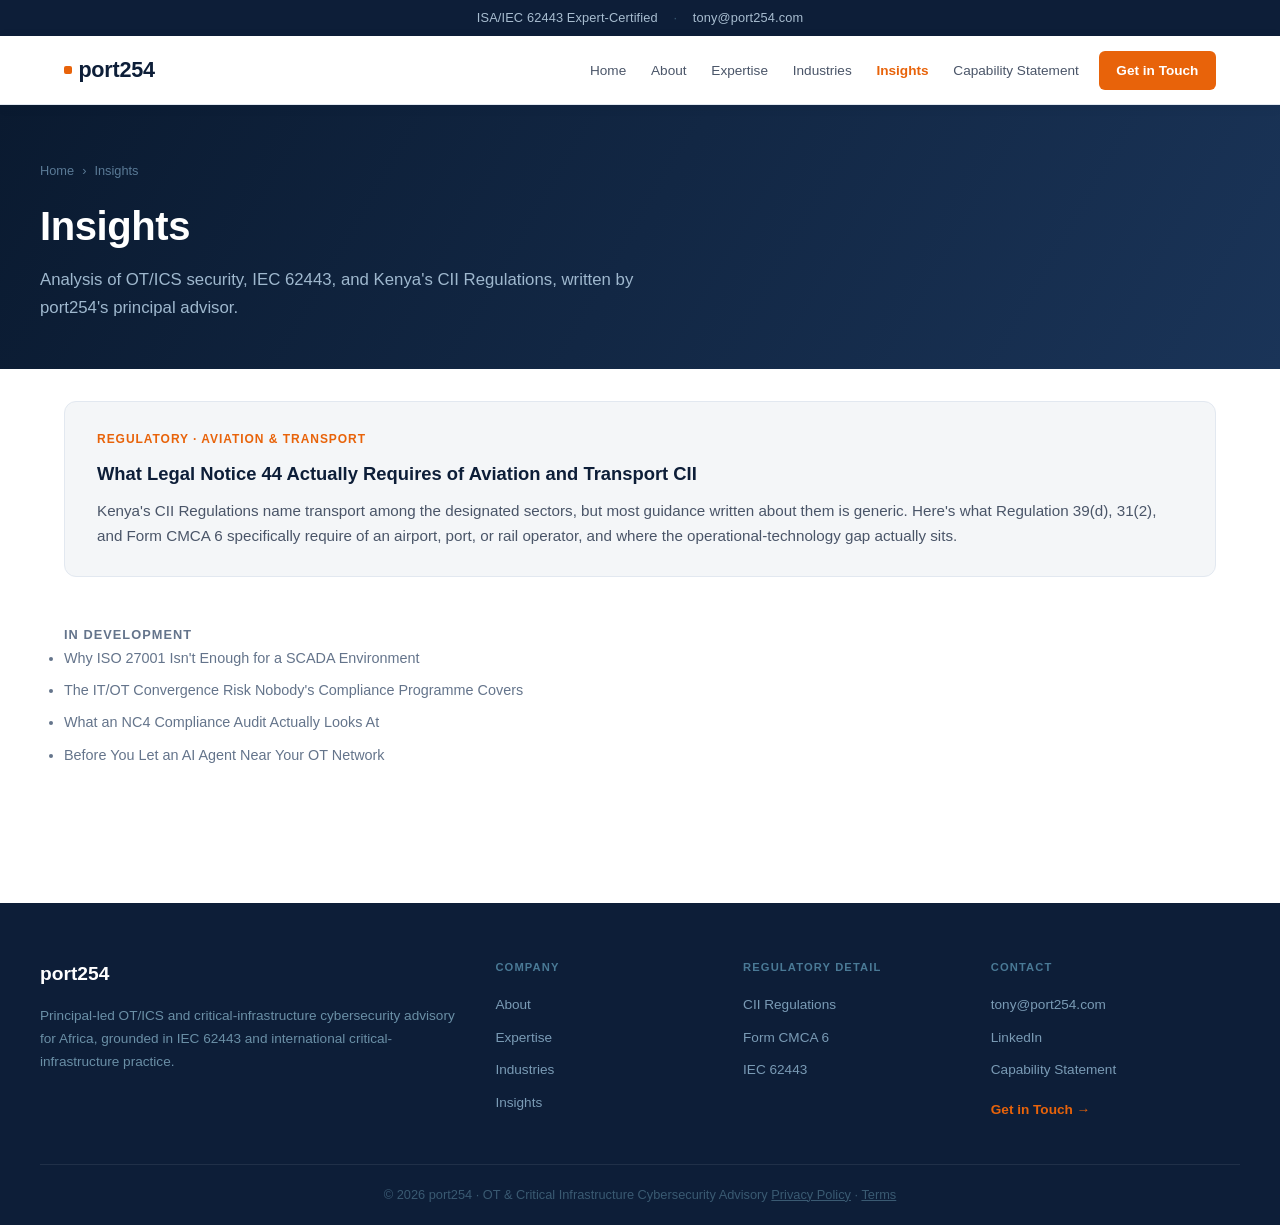
<file: insights.html>
<!DOCTYPE html>
<html lang="en">
<head>
    <meta charset="UTF-8">
    <meta name="viewport" content="width=device-width, initial-scale=1.0">
    <title>Insights - port254 | OT &amp; Critical Infrastructure Cybersecurity</title>
    <meta name="description" content="Analysis of OT/ICS security, IEC 62443, and Kenya's CII Regulations from port254's principal advisor.">
    <meta property="og:type" content="website">
    <meta property="og:url" content="https://port254.co.ke/insights.html">
    <link rel="icon" type="image/png" href="./images/favicon.png">
    <link rel="stylesheet" href="./css/style.css">
    <style>
        .insight-list { display: flex; flex-direction: column; gap: 1.25rem; margin-top: 2rem; }
        .insight-row {
            background: #F4F6F8; border: 1.5px solid #E2E8F0; border-radius: 12px;
            padding: 1.75rem 2rem; transition: border-color 0.2s;
        }
        .insight-row:hover { border-color: #E8630A; }
        .insight-meta {
            font-size: 0.75rem; font-weight: 700; text-transform: uppercase; letter-spacing: 0.08em;
            color: #E8630A; margin-bottom: 0.6rem;
        }
        .insight-row h3 { font-size: 1.15rem; color: #0D1E38; font-weight: 700; margin-bottom: 0.6rem; }
        .insight-row h3 a { color: inherit; text-decoration: none; }
        .insight-row h3 a:hover { text-decoration: underline; }
        .insight-row p { color: #4A5568; font-size: 0.95rem; line-height: 1.65; }
        .insight-upcoming { color: #64748B; font-size: 0.9rem; line-height: 1.8; }
        .insight-upcoming li { margin-bottom: 0.4rem; }
    </style>
</head>
<body>
    <!-- Top Bar -->
    <div class="topbar">
        <span>ISA/IEC 62443 Expert-Certified</span>
        <span class="topbar-sep">&middot;</span>
        <a href="mailto:tony@port254.com">tony@port254.com</a>
    </div>

    <!-- Navigation -->
    <nav class="nav">
        <div class="nav-inner">
            <a href="index.html" class="nav-logo">port254</a>
            <ul class="nav-links">
                <li><a href="index.html" class="nav-link">Home</a></li>
                <li><a href="about.html" class="nav-link">About</a></li>
                <li><a href="expertise.html" class="nav-link">Expertise</a></li>
                <li><a href="industries.html" class="nav-link">Industries</a></li>
                <li><a href="insights.html" class="nav-link active">Insights</a></li>
                <li><a href="capability-statement.html" class="nav-link">Capability Statement</a></li>
                <li><a href="contact.html" class="nav-cta">Get in Touch</a></li>
            </ul>
        </div>
    </nav>

    <!-- Hero -->
    <div class="page-hero">
        <div class="page-hero-inner">
            <div class="breadcrumb"><a href="index.html">Home</a><span>&rsaquo;</span>Insights</div>
            <h1>Insights</h1>
            <p>Analysis of OT/ICS security, IEC 62443, and Kenya's CII Regulations, written by port254's principal advisor.</p>
        </div>
    </div>

    <!-- Articles -->
    <div class="section" style="padding-top: 0;">
        <div class="insight-list">
            <div class="insight-row">
                <div class="insight-meta">Regulatory &middot; Aviation &amp; Transport</div>
                <h3><a href="insights-aviation-cii.html">What Legal Notice 44 Actually Requires of Aviation and Transport CII</a></h3>
                <p>Kenya's CII Regulations name transport among the designated sectors, but most guidance written about them is generic. Here's what Regulation 39(d), 31(2), and Form CMCA 6 specifically require of an airport, port, or rail operator, and where the operational-technology gap actually sits.</p>
            </div>
        </div>

        <h4 style="margin-top: 3rem; font-size: 0.8rem; font-weight: 700; text-transform: uppercase; letter-spacing: 0.08em; color: #64748B;">In Development</h4>
        <ul class="insight-upcoming">
            <li>Why ISO 27001 Isn't Enough for a SCADA Environment</li>
            <li>The IT/OT Convergence Risk Nobody's Compliance Programme Covers</li>
            <li>What an NC4 Compliance Audit Actually Looks At</li>
            <li>Before You Let an AI Agent Near Your OT Network</li>
        </ul>
    </div>

    <!-- Footer -->
    <footer class="site-footer">
        <div class="footer-inner">
            <div class="footer-brand">
                <div class="footer-logo">port254</div>
                <p>Principal-led OT/ICS and critical-infrastructure cybersecurity advisory for Africa, grounded in IEC 62443 and international critical-infrastructure practice.</p>
            </div>
            <div class="footer-col">
                <h4>Company</h4>
                <ul>
                    <li><a href="about.html">About</a></li>
                    <li><a href="expertise.html">Expertise</a></li>
                    <li><a href="industries.html">Industries</a></li>
                    <li><a href="insights.html">Insights</a></li>
                </ul>
            </div>
            <div class="footer-col">
                <h4>Regulatory Detail</h4>
                <ul>
                    <li><a href="cii.html">CII Regulations</a></li>
                    <li><a href="cmca6.html">Form CMCA 6</a></li>
                    <li><a href="iec62443.html">IEC 62443</a></li>
                </ul>
            </div>
            <div class="footer-col">
                <h4>Contact</h4>
                <ul>
                    <li><a href="mailto:tony@port254.com">tony@port254.com</a></li>
                    <li><a href="https://www.linkedin.com/in/tony-kirui-6805b84/" target="_blank" rel="noopener">LinkedIn</a></li>
                    <li><a href="capability-statement.html">Capability Statement</a></li>
                </ul>
                <a href="contact.html" class="footer-cta">Get in Touch →</a>
            </div>
        </div>
        <div class="footer-bottom">
            <span>&copy; 2026 port254 &middot; OT &amp; Critical Infrastructure Cybersecurity Advisory</span>
            <span><a href="privacy.html">Privacy Policy</a> &middot; <a href="terms.html">Terms</a></span>
        </div>
    </footer>
</body>
</html>
</file>
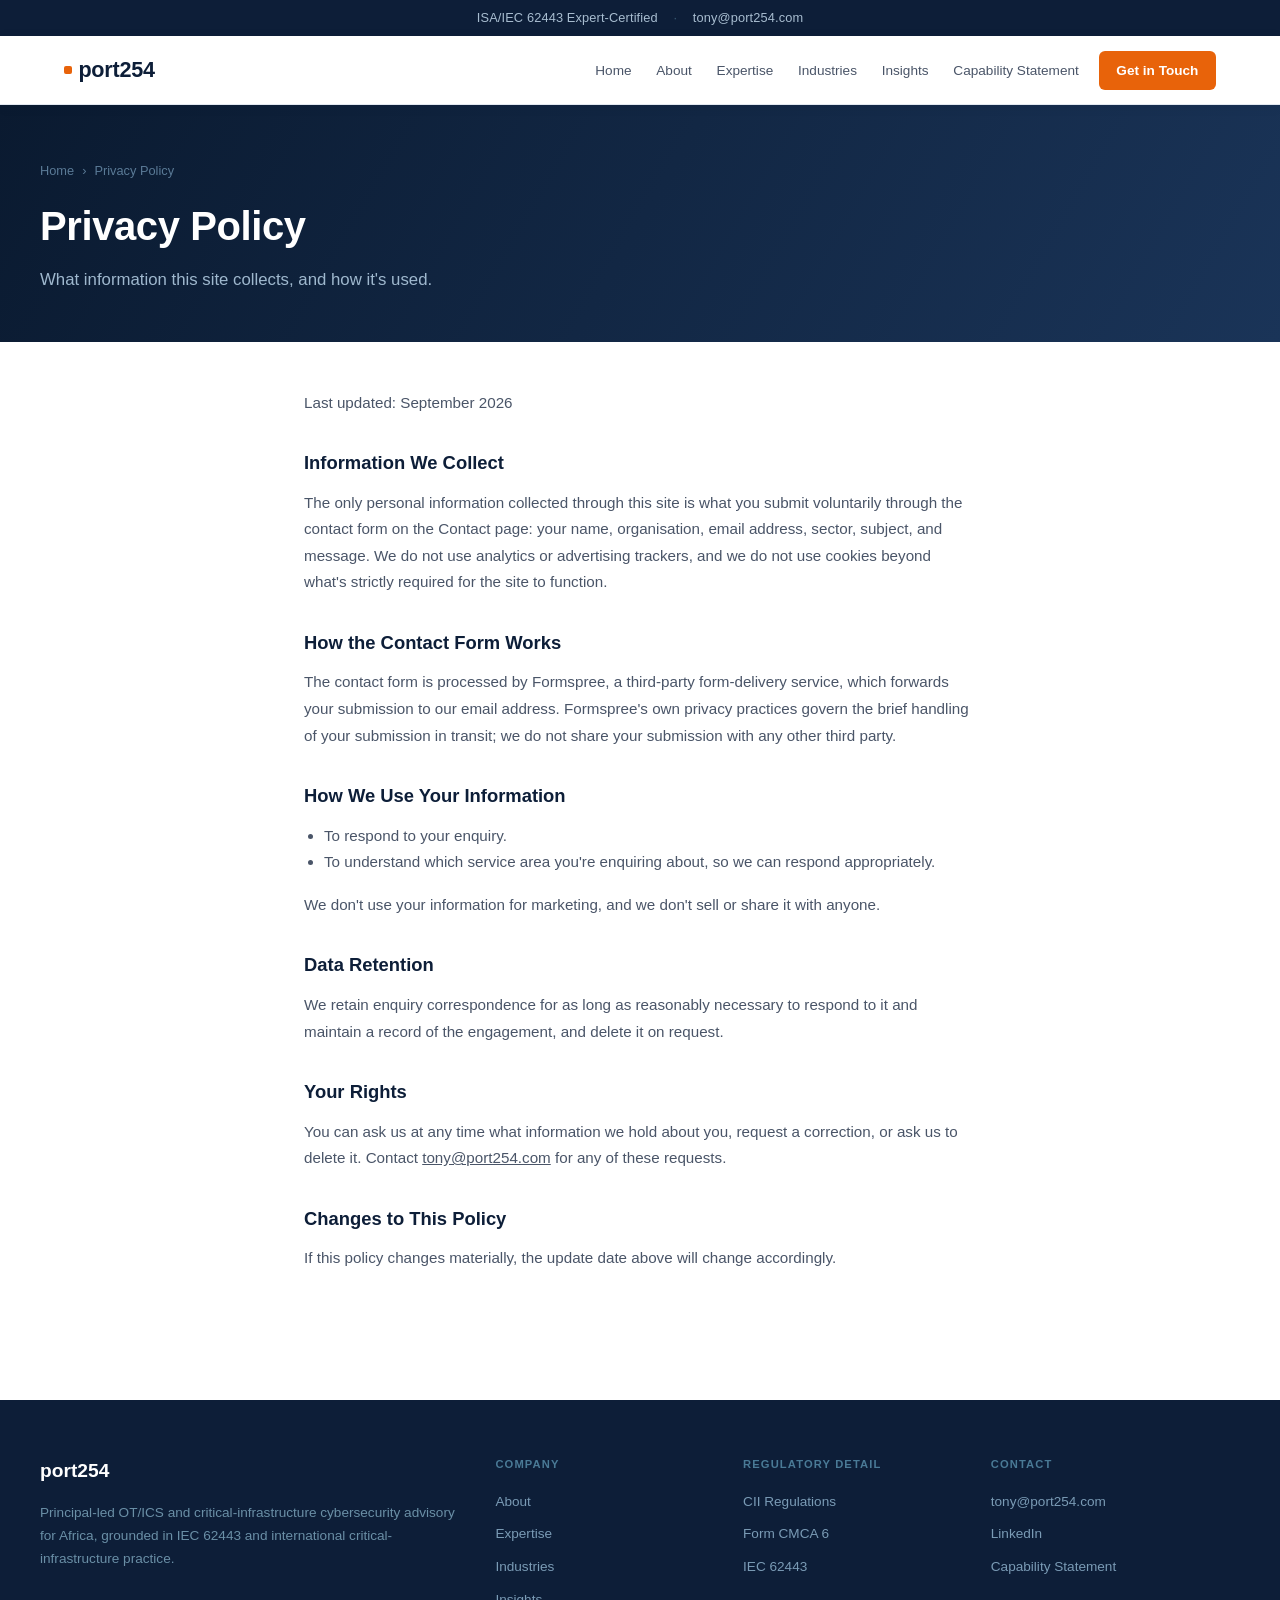
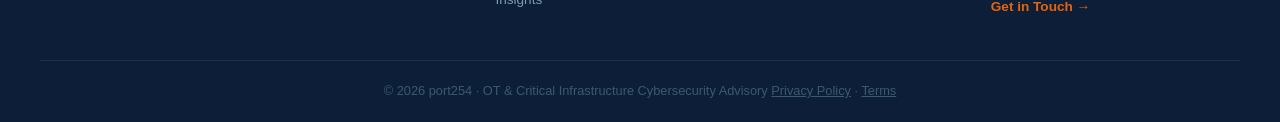
<file: privacy.html>
<!DOCTYPE html>
<html lang="en">
<head>
    <meta charset="UTF-8">
    <meta name="viewport" content="width=device-width, initial-scale=1.0">
    <title>Privacy Policy - port254 | OT &amp; Critical Infrastructure Cybersecurity</title>
    <meta name="description" content="Port254 privacy policy: what information is collected through this site and how it is used.">
    <meta property="og:type" content="website">
    <meta property="og:url" content="https://port254.co.ke/privacy.html">
    <link rel="icon" type="image/png" href="./images/favicon.png">
    <link rel="stylesheet" href="./css/style.css">
    <style>
        .legal-wrap { max-width: 720px; margin: 0 auto; padding: 3rem 1.5rem 4rem; }
        .legal-wrap h2 { font-size: 1.15rem; color: #0D1E38; margin: 2rem 0 0.75rem; }
        .legal-wrap p, .legal-wrap li { font-size: 0.95rem; color: #4A5568; line-height: 1.75; }
        .legal-wrap ul { padding-left: 1.25rem; margin-bottom: 1rem; }
        .legal-updated { font-size: 0.8rem; color: #64748B; margin-bottom: 2rem; }
    </style>
</head>
<body>
    <!-- Top Bar -->
    <div class="topbar">
        <span>ISA/IEC 62443 Expert-Certified</span>
        <span class="topbar-sep">&middot;</span>
        <a href="mailto:tony@port254.com">tony@port254.com</a>
    </div>

    <!-- Navigation -->
    <nav class="nav">
        <div class="nav-inner">
            <a href="index.html" class="nav-logo">port254</a>
            <ul class="nav-links">
                <li><a href="index.html" class="nav-link">Home</a></li>
                <li><a href="about.html" class="nav-link">About</a></li>
                <li><a href="expertise.html" class="nav-link">Expertise</a></li>
                <li><a href="industries.html" class="nav-link">Industries</a></li>
                <li><a href="insights.html" class="nav-link">Insights</a></li>
                <li><a href="capability-statement.html" class="nav-link">Capability Statement</a></li>
                <li><a href="contact.html" class="nav-cta">Get in Touch</a></li>
            </ul>
        </div>
    </nav>

    <!-- Hero -->
    <div class="page-hero">
        <div class="page-hero-inner">
            <div class="breadcrumb"><a href="index.html">Home</a><span>&rsaquo;</span>Privacy Policy</div>
            <h1>Privacy Policy</h1>
            <p>What information this site collects, and how it's used.</p>
        </div>
    </div>

    <div class="legal-wrap">
        <p class="legal-updated">Last updated: September 2026</p>

        <h2>Information We Collect</h2>
        <p>The only personal information collected through this site is what you submit voluntarily through the contact form on the Contact page: your name, organisation, email address, sector, subject, and message. We do not use analytics or advertising trackers, and we do not use cookies beyond what's strictly required for the site to function.</p>

        <h2>How the Contact Form Works</h2>
        <p>The contact form is processed by Formspree, a third-party form-delivery service, which forwards your submission to our email address. Formspree's own privacy practices govern the brief handling of your submission in transit; we do not share your submission with any other third party.</p>

        <h2>How We Use Your Information</h2>
        <ul>
            <li>To respond to your enquiry.</li>
            <li>To understand which service area you're enquiring about, so we can respond appropriately.</li>
        </ul>
        <p>We don't use your information for marketing, and we don't sell or share it with anyone.</p>

        <h2>Data Retention</h2>
        <p>We retain enquiry correspondence for as long as reasonably necessary to respond to it and maintain a record of the engagement, and delete it on request.</p>

        <h2>Your Rights</h2>
        <p>You can ask us at any time what information we hold about you, request a correction, or ask us to delete it. Contact <a href="mailto:tony@port254.com">tony@port254.com</a> for any of these requests.</p>

        <h2>Changes to This Policy</h2>
        <p>If this policy changes materially, the update date above will change accordingly.</p>
    </div>

    <!-- Footer -->
    <footer class="site-footer">
        <div class="footer-inner">
            <div class="footer-brand">
                <div class="footer-logo">port254</div>
                <p>Principal-led OT/ICS and critical-infrastructure cybersecurity advisory for Africa, grounded in IEC 62443 and international critical-infrastructure practice.</p>
            </div>
            <div class="footer-col">
                <h4>Company</h4>
                <ul>
                    <li><a href="about.html">About</a></li>
                    <li><a href="expertise.html">Expertise</a></li>
                    <li><a href="industries.html">Industries</a></li>
                    <li><a href="insights.html">Insights</a></li>
                </ul>
            </div>
            <div class="footer-col">
                <h4>Regulatory Detail</h4>
                <ul>
                    <li><a href="cii.html">CII Regulations</a></li>
                    <li><a href="cmca6.html">Form CMCA 6</a></li>
                    <li><a href="iec62443.html">IEC 62443</a></li>
                </ul>
            </div>
            <div class="footer-col">
                <h4>Contact</h4>
                <ul>
                    <li><a href="mailto:tony@port254.com">tony@port254.com</a></li>
                    <li><a href="https://www.linkedin.com/in/tony-kirui-6805b84/" target="_blank" rel="noopener">LinkedIn</a></li>
                    <li><a href="capability-statement.html">Capability Statement</a></li>
                </ul>
                <a href="contact.html" class="footer-cta">Get in Touch →</a>
            </div>
        </div>
        <div class="footer-bottom">
            <span>&copy; 2026 port254 &middot; OT &amp; Critical Infrastructure Cybersecurity Advisory</span>
            <span><a href="privacy.html">Privacy Policy</a> &middot; <a href="terms.html">Terms</a></span>
        </div>
    </footer>
</body>
</html>
</file>
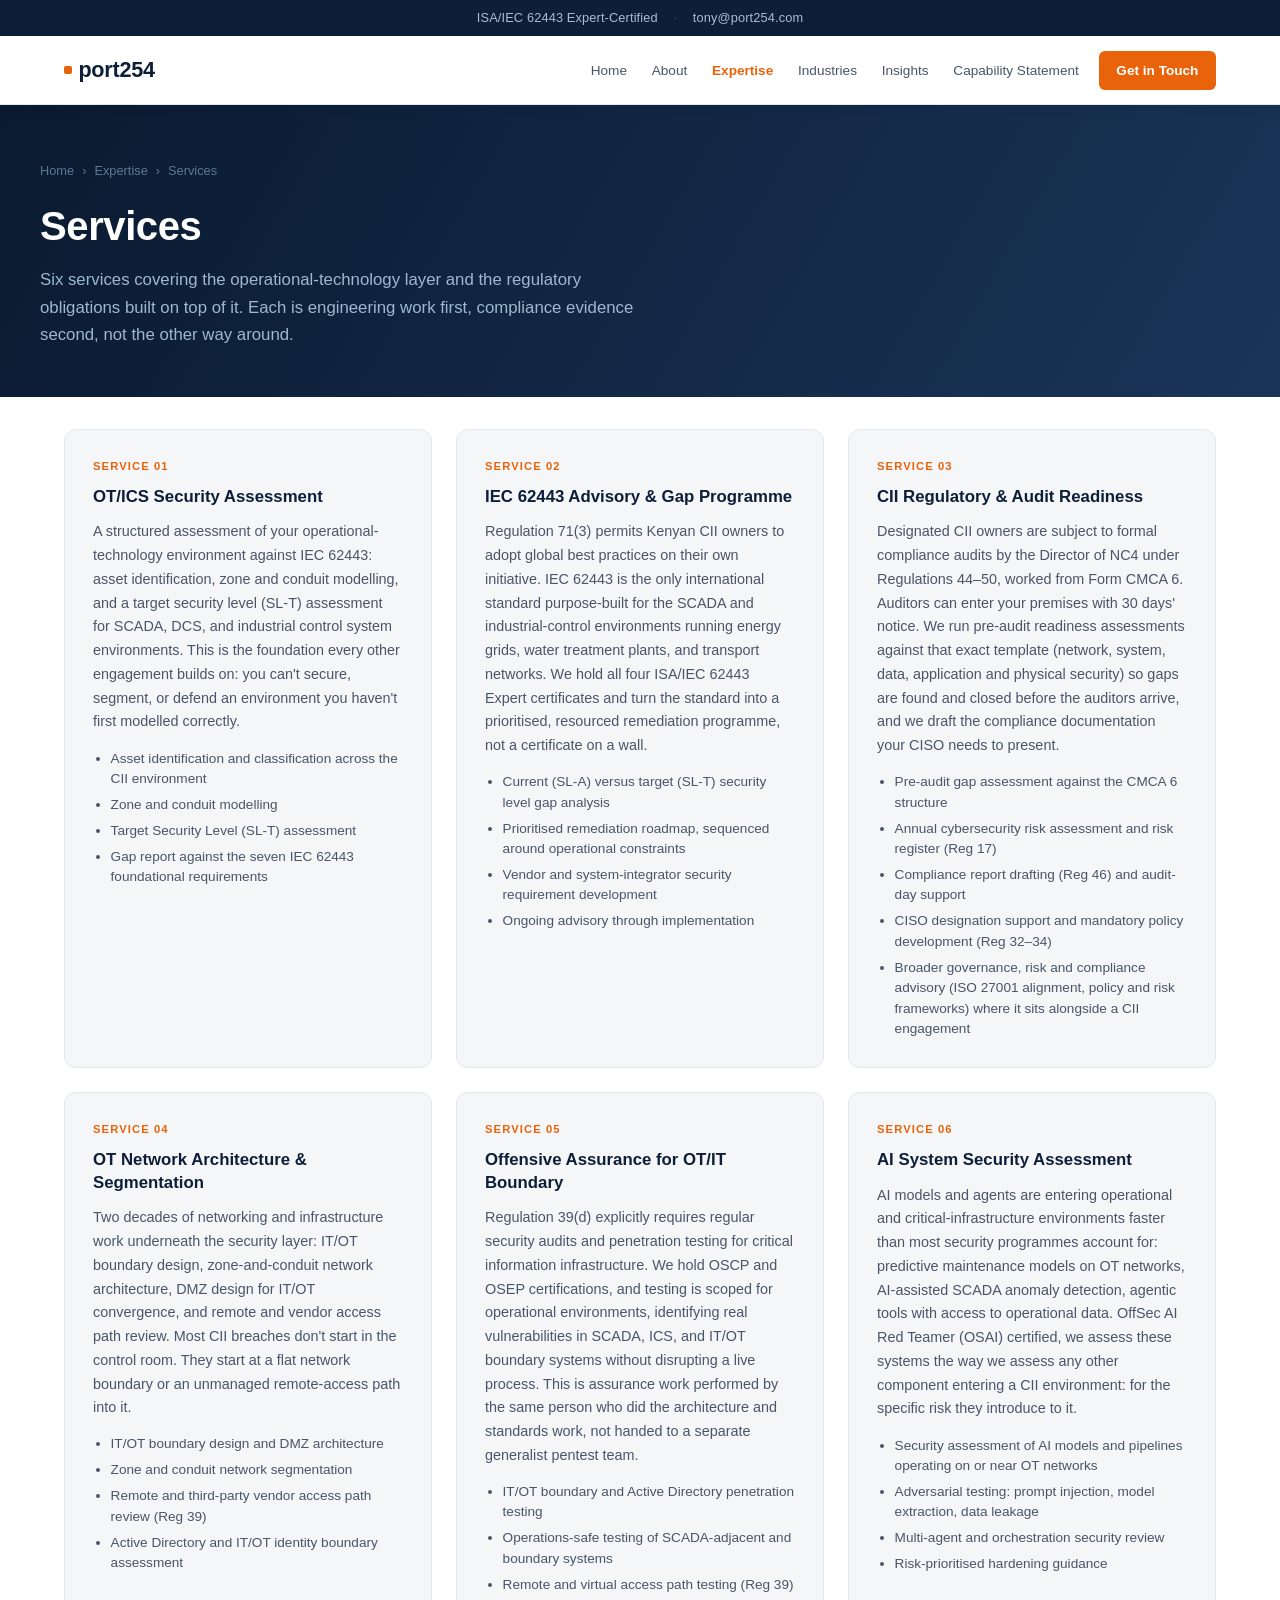
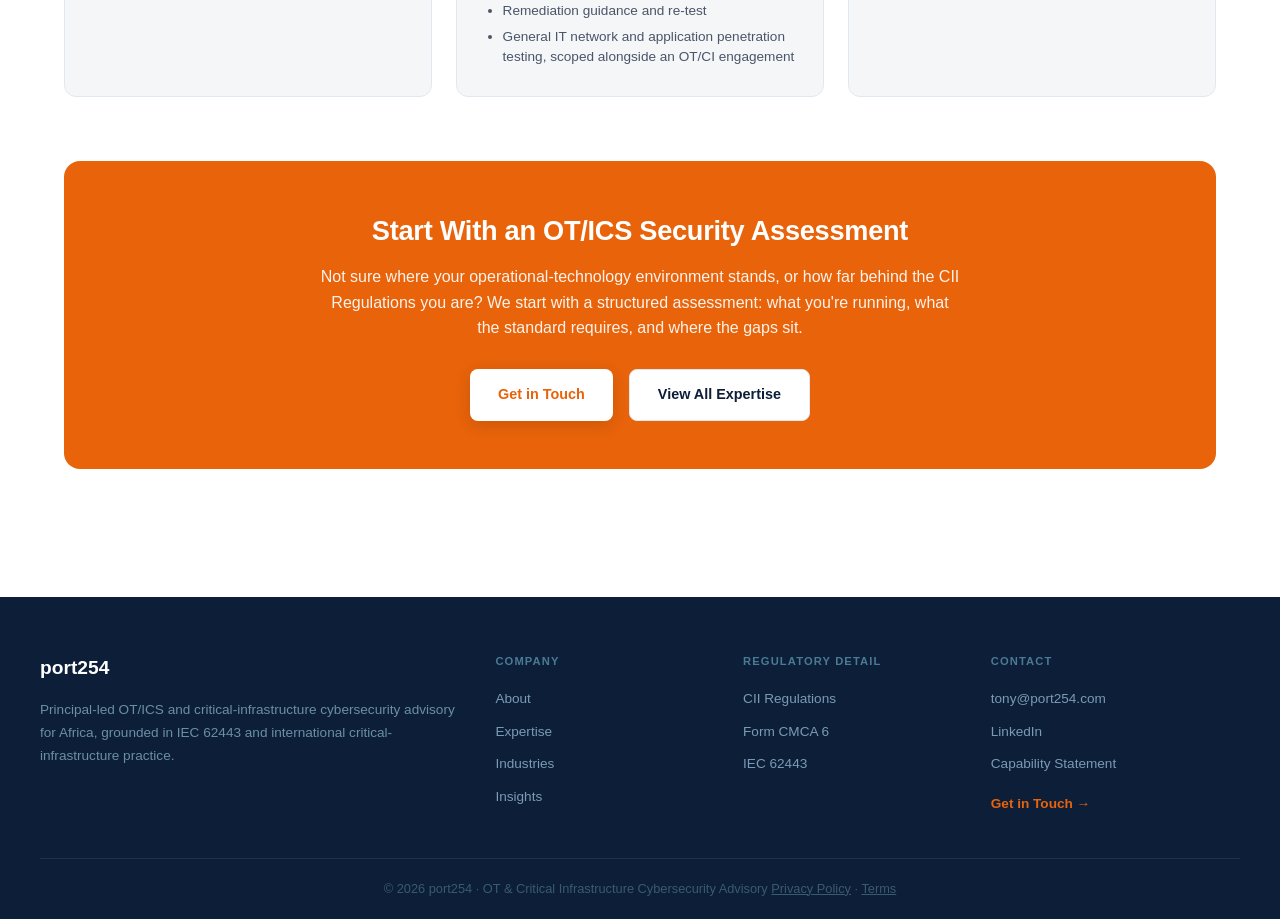
<file: services.html>
<!DOCTYPE html>
<html lang="en">
<head>
    <meta charset="UTF-8">
    <meta name="viewport" content="width=device-width, initial-scale=1.0">
    <title>Services - port254 | OT &amp; Critical Infrastructure Cybersecurity</title>
    <meta name="description" content="Six OT/ICS and critical-infrastructure cybersecurity services: security assessment, IEC 62443 advisory, CII regulatory readiness, network segmentation, offensive assurance, and AI system security.">
    <meta property="og:type" content="website">
    <meta property="og:url" content="https://port254.co.ke/services.html">
    <link rel="icon" type="image/png" href="./images/favicon.png">
    <link rel="stylesheet" href="./css/style.css">
</head>
<body>
    <!-- Top Bar -->
    <div class="topbar">
        <span>ISA/IEC 62443 Expert-Certified</span>
        <span class="topbar-sep">&middot;</span>
        <a href="mailto:tony@port254.com">tony@port254.com</a>
    </div>

    <!-- Navigation -->
    <nav class="nav">
        <div class="nav-inner">
            <a href="index.html" class="nav-logo">port254</a>
            <ul class="nav-links">
                <li><a href="index.html" class="nav-link">Home</a></li>
                <li><a href="about.html" class="nav-link">About</a></li>
                <li><a href="expertise.html" class="nav-link active">Expertise</a></li>
                <li><a href="industries.html" class="nav-link">Industries</a></li>
                <li><a href="insights.html" class="nav-link">Insights</a></li>
                <li><a href="capability-statement.html" class="nav-link">Capability Statement</a></li>
                <li><a href="contact.html" class="nav-cta">Get in Touch</a></li>
            </ul>
        </div>
    </nav>

    <!-- Hero -->
    <div class="page-hero">
        <div class="page-hero-inner">
            <div class="breadcrumb"><a href="index.html">Home</a><span>&rsaquo;</span><a href="expertise.html">Expertise</a><span>&rsaquo;</span>Services</div>
            <h1>Services</h1>
            <p>Six services covering the operational-technology layer and the regulatory obligations built on top of it. Each is engineering work first, compliance evidence second, not the other way around.</p>
        </div>
    </div>

    <!-- Services -->
    <div class="section" style="padding-top: 0;">
        <div class="services-grid">

            <!-- 1. OT/ICS Security Assessment -->
            <div class="service-card">
                <div class="service-card-number">Service 01</div>
                <h3>OT/ICS Security Assessment</h3>
                <p>A structured assessment of your operational-technology environment against IEC 62443: asset identification, zone and conduit modelling, and a target security level (SL-T) assessment for SCADA, DCS, and industrial control system environments. This is the foundation every other engagement builds on: you can't secure, segment, or defend an environment you haven't first modelled correctly.</p>
                <ul>
                    <li>Asset identification and classification across the CII environment</li>
                    <li>Zone and conduit modelling</li>
                    <li>Target Security Level (SL-T) assessment</li>
                    <li>Gap report against the seven IEC 62443 foundational requirements</li>
                </ul>
            </div>

            <!-- 2. IEC 62443 Advisory & Gap Programme -->
            <div class="service-card">
                <div class="service-card-number">Service 02</div>
                <h3>IEC 62443 Advisory &amp; Gap Programme</h3>
                <p>Regulation 71(3) permits Kenyan CII owners to adopt global best practices on their own initiative. IEC 62443 is the only international standard purpose-built for the SCADA and industrial-control environments running energy grids, water treatment plants, and transport networks. We hold all four ISA/IEC 62443 Expert certificates and turn the standard into a prioritised, resourced remediation programme, not a certificate on a wall.</p>
                <ul>
                    <li>Current (SL-A) versus target (SL-T) security level gap analysis</li>
                    <li>Prioritised remediation roadmap, sequenced around operational constraints</li>
                    <li>Vendor and system-integrator security requirement development</li>
                    <li>Ongoing advisory through implementation</li>
                </ul>
            </div>

            <!-- 3. CII Regulatory & Audit Readiness -->
            <div class="service-card">
                <div class="service-card-number">Service 03</div>
                <h3>CII Regulatory &amp; Audit Readiness</h3>
                <p>Designated CII owners are subject to formal compliance audits by the Director of NC4 under Regulations 44&ndash;50, worked from Form CMCA 6. Auditors can enter your premises with 30 days' notice. We run pre-audit readiness assessments against that exact template (network, system, data, application and physical security) so gaps are found and closed before the auditors arrive, and we draft the compliance documentation your CISO needs to present.</p>
                <ul>
                    <li>Pre-audit gap assessment against the CMCA 6 structure</li>
                    <li>Annual cybersecurity risk assessment and risk register (Reg 17)</li>
                    <li>Compliance report drafting (Reg 46) and audit-day support</li>
                    <li>CISO designation support and mandatory policy development (Reg 32&ndash;34)</li>
                    <li>Broader governance, risk and compliance advisory (ISO 27001 alignment, policy and risk frameworks) where it sits alongside a CII engagement</li>
                </ul>
            </div>

            <!-- 4. OT Network Architecture & Segmentation -->
            <div class="service-card">
                <div class="service-card-number">Service 04</div>
                <h3>OT Network Architecture &amp; Segmentation</h3>
                <p>Two decades of networking and infrastructure work underneath the security layer: IT/OT boundary design, zone-and-conduit network architecture, DMZ design for IT/OT convergence, and remote and vendor access path review. Most CII breaches don't start in the control room. They start at a flat network boundary or an unmanaged remote-access path into it.</p>
                <ul>
                    <li>IT/OT boundary design and DMZ architecture</li>
                    <li>Zone and conduit network segmentation</li>
                    <li>Remote and third-party vendor access path review (Reg 39)</li>
                    <li>Active Directory and IT/OT identity boundary assessment</li>
                </ul>
            </div>

            <!-- 5. Offensive Assurance for OT/IT Boundary -->
            <div class="service-card">
                <div class="service-card-number">Service 05</div>
                <h3>Offensive Assurance for OT/IT Boundary</h3>
                <p>Regulation 39(d) explicitly requires regular security audits and penetration testing for critical information infrastructure. We hold OSCP and OSEP certifications, and testing is scoped for operational environments, identifying real vulnerabilities in SCADA, ICS, and IT/OT boundary systems without disrupting a live process. This is assurance work performed by the same person who did the architecture and standards work, not handed to a separate generalist pentest team.</p>
                <ul>
                    <li>IT/OT boundary and Active Directory penetration testing</li>
                    <li>Operations-safe testing of SCADA-adjacent and boundary systems</li>
                    <li>Remote and virtual access path testing (Reg 39)</li>
                    <li>Remediation guidance and re-test</li>
                    <li>General IT network and application penetration testing, scoped alongside an OT/CI engagement</li>
                </ul>
            </div>

            <!-- 6. AI System Security Assessment (OT/CI Context) -->
            <div class="service-card">
                <div class="service-card-number">Service 06</div>
                <h3>AI System Security Assessment</h3>
                <p>AI models and agents are entering operational and critical-infrastructure environments faster than most security programmes account for: predictive maintenance models on OT networks, AI-assisted SCADA anomaly detection, agentic tools with access to operational data. OffSec AI Red Teamer (OSAI) certified, we assess these systems the way we assess any other component entering a CII environment: for the specific risk they introduce to it.</p>
                <ul>
                    <li>Security assessment of AI models and pipelines operating on or near OT networks</li>
                    <li>Adversarial testing: prompt injection, model extraction, data leakage</li>
                    <li>Multi-agent and orchestration security review</li>
                    <li>Risk-prioritised hardening guidance</li>
                </ul>
            </div>

        </div>
    </div>

    <!-- CTA -->
    <div class="section" style="padding-top: 0;">
        <div class="cta-section">
            <h3>Start With an OT/ICS Security Assessment</h3>
            <p>Not sure where your operational-technology environment stands, or how far behind the CII Regulations you are? We start with a structured assessment: what you're running, what the standard requires, and where the gaps sit.</p>
            <div style="display: flex; gap: 1rem; justify-content: center; flex-wrap: wrap;">
                <a href="contact.html" class="cta-button">Get in Touch</a>
                <a href="expertise.html" class="cta-button secondary">View All Expertise</a>
            </div>
        </div>
    </div>

    <!-- Footer -->
    <footer class="site-footer">
        <div class="footer-inner">
            <div class="footer-brand">
                <div class="footer-logo">port254</div>
                <p>Principal-led OT/ICS and critical-infrastructure cybersecurity advisory for Africa, grounded in IEC 62443 and international critical-infrastructure practice.</p>
            </div>
            <div class="footer-col">
                <h4>Company</h4>
                <ul>
                    <li><a href="about.html">About</a></li>
                    <li><a href="expertise.html">Expertise</a></li>
                    <li><a href="industries.html">Industries</a></li>
                    <li><a href="insights.html">Insights</a></li>
                </ul>
            </div>
            <div class="footer-col">
                <h4>Regulatory Detail</h4>
                <ul>
                    <li><a href="cii.html">CII Regulations</a></li>
                    <li><a href="cmca6.html">Form CMCA 6</a></li>
                    <li><a href="iec62443.html">IEC 62443</a></li>
                </ul>
            </div>
            <div class="footer-col">
                <h4>Contact</h4>
                <ul>
                    <li><a href="mailto:tony@port254.com">tony@port254.com</a></li>
                    <li><a href="https://www.linkedin.com/in/tony-kirui-6805b84/" target="_blank" rel="noopener">LinkedIn</a></li>
                    <li><a href="capability-statement.html">Capability Statement</a></li>
                </ul>
                <a href="contact.html" class="footer-cta">Get in Touch →</a>
            </div>
        </div>
        <div class="footer-bottom">
            <span>&copy; 2026 port254 &middot; OT &amp; Critical Infrastructure Cybersecurity Advisory</span>
            <span><a href="privacy.html">Privacy Policy</a> &middot; <a href="terms.html">Terms</a></span>
        </div>
    </footer>
</body>
</html>
</file>
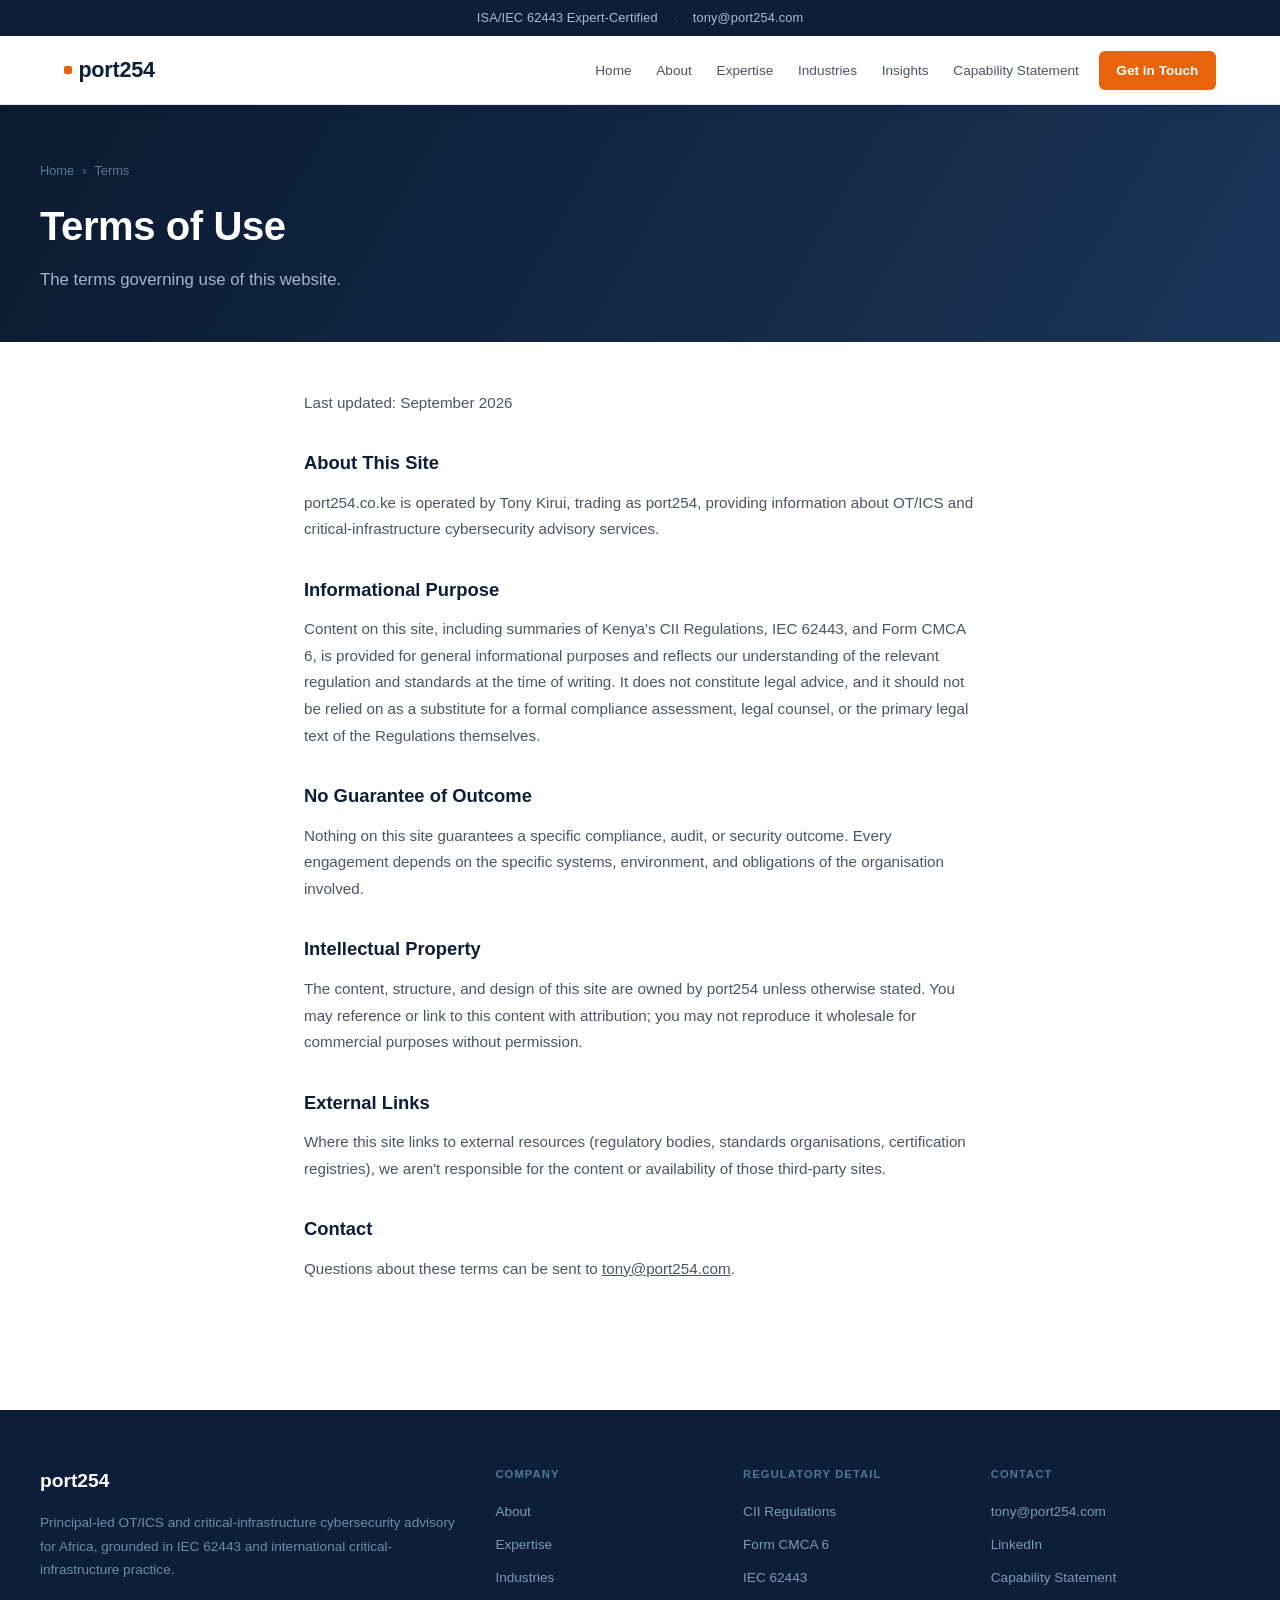
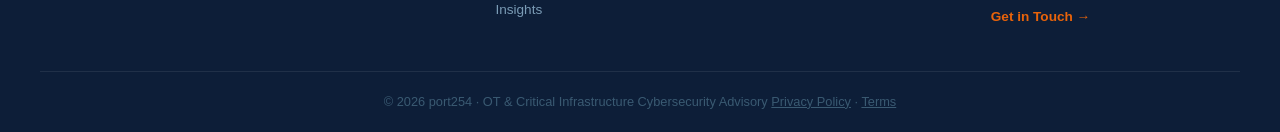
<file: terms.html>
<!DOCTYPE html>
<html lang="en">
<head>
    <meta charset="UTF-8">
    <meta name="viewport" content="width=device-width, initial-scale=1.0">
    <title>Terms - port254 | OT &amp; Critical Infrastructure Cybersecurity</title>
    <meta name="description" content="Port254 website terms of use.">
    <meta property="og:type" content="website">
    <meta property="og:url" content="https://port254.co.ke/terms.html">
    <link rel="icon" type="image/png" href="./images/favicon.png">
    <link rel="stylesheet" href="./css/style.css">
    <style>
        .legal-wrap { max-width: 720px; margin: 0 auto; padding: 3rem 1.5rem 4rem; }
        .legal-wrap h2 { font-size: 1.15rem; color: #0D1E38; margin: 2rem 0 0.75rem; }
        .legal-wrap p, .legal-wrap li { font-size: 0.95rem; color: #4A5568; line-height: 1.75; }
        .legal-wrap ul { padding-left: 1.25rem; margin-bottom: 1rem; }
        .legal-updated { font-size: 0.8rem; color: #64748B; margin-bottom: 2rem; }
    </style>
</head>
<body>
    <!-- Top Bar -->
    <div class="topbar">
        <span>ISA/IEC 62443 Expert-Certified</span>
        <span class="topbar-sep">&middot;</span>
        <a href="mailto:tony@port254.com">tony@port254.com</a>
    </div>

    <!-- Navigation -->
    <nav class="nav">
        <div class="nav-inner">
            <a href="index.html" class="nav-logo">port254</a>
            <ul class="nav-links">
                <li><a href="index.html" class="nav-link">Home</a></li>
                <li><a href="about.html" class="nav-link">About</a></li>
                <li><a href="expertise.html" class="nav-link">Expertise</a></li>
                <li><a href="industries.html" class="nav-link">Industries</a></li>
                <li><a href="insights.html" class="nav-link">Insights</a></li>
                <li><a href="capability-statement.html" class="nav-link">Capability Statement</a></li>
                <li><a href="contact.html" class="nav-cta">Get in Touch</a></li>
            </ul>
        </div>
    </nav>

    <!-- Hero -->
    <div class="page-hero">
        <div class="page-hero-inner">
            <div class="breadcrumb"><a href="index.html">Home</a><span>&rsaquo;</span>Terms</div>
            <h1>Terms of Use</h1>
            <p>The terms governing use of this website.</p>
        </div>
    </div>

    <div class="legal-wrap">
        <p class="legal-updated">Last updated: September 2026</p>

        <h2>About This Site</h2>
        <p>port254.co.ke is operated by Tony Kirui, trading as port254, providing information about OT/ICS and critical-infrastructure cybersecurity advisory services.</p>

        <h2>Informational Purpose</h2>
        <p>Content on this site, including summaries of Kenya's CII Regulations, IEC 62443, and Form CMCA 6, is provided for general informational purposes and reflects our understanding of the relevant regulation and standards at the time of writing. It does not constitute legal advice, and it should not be relied on as a substitute for a formal compliance assessment, legal counsel, or the primary legal text of the Regulations themselves.</p>

        <h2>No Guarantee of Outcome</h2>
        <p>Nothing on this site guarantees a specific compliance, audit, or security outcome. Every engagement depends on the specific systems, environment, and obligations of the organisation involved.</p>

        <h2>Intellectual Property</h2>
        <p>The content, structure, and design of this site are owned by port254 unless otherwise stated. You may reference or link to this content with attribution; you may not reproduce it wholesale for commercial purposes without permission.</p>

        <h2>External Links</h2>
        <p>Where this site links to external resources (regulatory bodies, standards organisations, certification registries), we aren't responsible for the content or availability of those third-party sites.</p>

        <h2>Contact</h2>
        <p>Questions about these terms can be sent to <a href="mailto:tony@port254.com">tony@port254.com</a>.</p>
    </div>

    <!-- Footer -->
    <footer class="site-footer">
        <div class="footer-inner">
            <div class="footer-brand">
                <div class="footer-logo">port254</div>
                <p>Principal-led OT/ICS and critical-infrastructure cybersecurity advisory for Africa, grounded in IEC 62443 and international critical-infrastructure practice.</p>
            </div>
            <div class="footer-col">
                <h4>Company</h4>
                <ul>
                    <li><a href="about.html">About</a></li>
                    <li><a href="expertise.html">Expertise</a></li>
                    <li><a href="industries.html">Industries</a></li>
                    <li><a href="insights.html">Insights</a></li>
                </ul>
            </div>
            <div class="footer-col">
                <h4>Regulatory Detail</h4>
                <ul>
                    <li><a href="cii.html">CII Regulations</a></li>
                    <li><a href="cmca6.html">Form CMCA 6</a></li>
                    <li><a href="iec62443.html">IEC 62443</a></li>
                </ul>
            </div>
            <div class="footer-col">
                <h4>Contact</h4>
                <ul>
                    <li><a href="mailto:tony@port254.com">tony@port254.com</a></li>
                    <li><a href="https://www.linkedin.com/in/tony-kirui-6805b84/" target="_blank" rel="noopener">LinkedIn</a></li>
                    <li><a href="capability-statement.html">Capability Statement</a></li>
                </ul>
                <a href="contact.html" class="footer-cta">Get in Touch →</a>
            </div>
        </div>
        <div class="footer-bottom">
            <span>&copy; 2026 port254 &middot; OT &amp; Critical Infrastructure Cybersecurity Advisory</span>
            <span><a href="privacy.html">Privacy Policy</a> &middot; <a href="terms.html">Terms</a></span>
        </div>
    </footer>
</body>
</html>
</file>
<file: css/style.css>
/* ─── Reset & Base ─────────────────────────────────────── */
* {
    box-sizing: border-box;
    margin: 0;
    padding: 0;
}

html {
    scroll-behavior: smooth;
}

body {
    font-family: -apple-system, BlinkMacSystemFont, 'Segoe UI', Roboto, 'Helvetica Neue', Arial, sans-serif;
    background-color: #FFFFFF;
    color: #0D1E38;
    line-height: 1.6;
    font-size: 16px;
}

a {
    color: inherit;
}

/* ─── Variables ────────────────────────────────────────── */
:root {
    --navy: #0D1E38;
    --navy-mid: #1A3458;
    --blue: #1B5090;
    --orange: #E8630A;
    --orange-hover: #C9520A;
    --white: #FFFFFF;
    --grey-bg: #F4F6F8;
    --grey-mid: #8A9BAD;
    --text: #0D1E38;
    --text-light: #4A5568;
    --text-muted: #64748B;
    --border: #E2E8F0;
}

.container {
    max-width: 1200px;
    margin: 0 auto;
    padding: 0 1.5rem;
}

/* ─── Top Bar ──────────────────────────────────────────── */
.topbar {
    background: var(--navy);
    color: #a8bdd0;
    font-size: 0.8rem;
    padding: 0.5rem 1.5rem;
    text-align: center;
    letter-spacing: 0.01em;
}

.topbar a {
    color: #a8bdd0;
    text-decoration: none;
}

.topbar a:hover {
    color: #fff;
}

.topbar-sep {
    margin: 0 0.75rem;
    color: #3a5a72;
}

/* ─── Navigation ───────────────────────────────────────── */
.nav {
    background: #fff;
    border-bottom: 1px solid var(--border);
    position: sticky;
    top: 0;
    z-index: 100;
    box-shadow: 0 2px 12px rgba(13, 30, 56, 0.06);
}

.nav-inner {
    max-width: 1200px;
    margin: 0 auto;
    padding: 0 1.5rem;
    display: flex;
    align-items: center;
    justify-content: space-between;
    min-height: 68px;
    flex-wrap: wrap;
    gap: 0.5rem 1rem;
}

.nav-logo {
    font-size: 1.35rem;
    font-weight: 800;
    color: var(--navy);
    text-decoration: none;
    letter-spacing: -0.01em;
    display: flex;
    align-items: center;
    gap: 0.4rem;
}

.nav-logo::before {
    content: '';
    display: inline-block;
    width: 8px;
    height: 8px;
    background: var(--orange);
    border-radius: 2px;
}

.nav-links {
    display: flex;
    align-items: center;
    flex-wrap: wrap;
    gap: 0.15rem;
    list-style: none;
    padding: 0.5rem 0;
}

.nav-link {
    text-decoration: none;
    color: var(--text-light);
    font-size: 0.85rem;
    font-weight: 500;
    padding: 0.5rem 0.7rem;
    border-radius: 6px;
    transition: background 0.15s, color 0.15s;
    display: inline-block;
}

.nav-link:hover {
    background: var(--grey-bg);
    color: var(--orange);
}

.nav-link.active {
    color: var(--orange);
    font-weight: 700;
}

.nav-cta {
    background: var(--orange);
    color: #fff;
    text-decoration: none;
    padding: 0.55rem 1.1rem;
    border-radius: 6px;
    font-weight: 600;
    font-size: 0.85rem;
    margin-left: 0.4rem;
    transition: background 0.15s;
    display: inline-block;
    white-space: nowrap;
}

.nav-cta:hover {
    background: var(--orange-hover);
}

/* ─── Page Hero (inner pages) ──────────────────────────── */
.page-hero {
    background: linear-gradient(120deg, #0A1A30 0%, var(--navy-mid) 100%);
    padding: 3.5rem 1.5rem 3rem;
}

.page-hero-inner {
    max-width: 1200px;
    margin: 0 auto;
}

.breadcrumb {
    font-size: 0.8rem;
    color: #5a7a96;
    margin-bottom: 1.25rem;
}

.breadcrumb a {
    color: #5a7a96;
    text-decoration: none;
}

.breadcrumb a:hover {
    color: #9fb8ce;
}

.breadcrumb span {
    margin: 0 0.5rem;
}

.page-hero h1 {
    font-size: clamp(1.9rem, 4vw, 2.5rem);
    font-weight: 800;
    color: #fff;
    line-height: 1.2;
    letter-spacing: -0.01em;
    max-width: 720px;
    margin-bottom: 1rem;
}

.page-hero p {
    font-size: 1.05rem;
    color: #9fb8ce;
    max-width: 620px;
    line-height: 1.65;
}

/* ─── Section Scaffolding ──────────────────────────────── */
.section {
    max-width: 1200px;
    margin: 0 auto;
    padding: 4rem 1.5rem;
}

.section-heading {
    font-size: clamp(1.4rem, 2.6vw, 1.9rem);
    font-weight: 800;
    color: var(--navy);
    letter-spacing: -0.01em;
    margin-bottom: 0.6rem;
}

.section-subheading {
    font-size: 1rem;
    color: var(--text-light);
    line-height: 1.65;
    max-width: 680px;
    margin-bottom: 1rem;
}

/* ─── Cards: Services ──────────────────────────────────── */
.services-grid {
    display: grid;
    grid-template-columns: repeat(auto-fit, minmax(300px, 1fr));
    gap: 1.5rem;
    margin-top: 2rem;
}

.service-card {
    background: var(--grey-bg);
    border: 1.5px solid var(--border);
    border-radius: 12px;
    padding: 1.75rem;
    transition: transform 0.2s, box-shadow 0.2s, border-color 0.2s;
}

.service-card:hover {
    transform: translateY(-3px);
    box-shadow: 0 10px 30px rgba(13, 30, 56, 0.1);
    border-color: var(--orange);
}

.service-card-number {
    font-size: 0.7rem;
    font-weight: 700;
    text-transform: uppercase;
    letter-spacing: 0.1em;
    color: var(--orange);
    margin-bottom: 0.6rem;
}

.service-card h3 {
    font-size: 1.05rem;
    font-weight: 700;
    color: var(--navy);
    margin-bottom: 0.75rem;
    line-height: 1.35;
}

.service-card p {
    font-size: 0.9rem;
    color: var(--text-light);
    line-height: 1.65;
}

.service-card ul {
    margin-top: 0.9rem;
    padding-left: 1.1rem;
    display: flex;
    flex-direction: column;
    gap: 0.35rem;
}

.service-card ul li {
    font-size: 0.85rem;
    color: var(--text-light);
    line-height: 1.5;
}

/* ─── Cards: Expertise ─────────────────────────────────── */
.expertise-grid {
    display: grid;
    grid-template-columns: repeat(auto-fit, minmax(260px, 1fr));
    gap: 1.5rem;
    margin-top: 2rem;
}

.expertise-item {
    background: var(--grey-bg);
    border: 1.5px solid var(--border);
    border-radius: 12px;
    padding: 1.5rem 1.75rem;
    transition: border-color 0.15s;
}

.expertise-item:hover {
    border-color: var(--orange);
}

.expertise-item h4 {
    font-size: 1rem;
    font-weight: 700;
    color: var(--navy);
    margin-bottom: 0.5rem;
}

.expertise-item p {
    font-size: 0.875rem;
    color: var(--text-light);
    line-height: 1.65;
}

/* ─── CTA Section & Buttons ────────────────────────────── */
.cta-section {
    background: var(--orange);
    border-radius: 16px;
    padding: 3rem 2.5rem;
    text-align: center;
}

.cta-section h3 {
    font-size: clamp(1.3rem, 2.6vw, 1.7rem);
    font-weight: 800;
    color: #fff;
    margin-bottom: 0.75rem;
    letter-spacing: -0.01em;
}

.cta-section p {
    font-size: 1rem;
    color: rgba(255, 255, 255, 0.92);
    max-width: 640px;
    margin: 0 auto 1.75rem;
    line-height: 1.6;
}

.cta-button {
    display: inline-flex;
    align-items: center;
    gap: 0.5rem;
    background: #fff;
    color: var(--orange);
    padding: 0.85rem 1.75rem;
    border-radius: 8px;
    font-weight: 700;
    font-size: 0.9rem;
    text-decoration: none;
    transition: transform 0.1s, box-shadow 0.15s;
    box-shadow: 0 4px 16px rgba(0, 0, 0, 0.12);
}

.cta-button:hover {
    transform: translateY(-2px);
    box-shadow: 0 8px 24px rgba(0, 0, 0, 0.16);
}

.cta-button.secondary {
    background: rgba(255, 255, 255, 0.12);
    color: #fff;
    border: 1.5px solid rgba(255, 255, 255, 0.4);
    box-shadow: none;
}

.cta-button.secondary:hover {
    background: rgba(255, 255, 255, 0.2);
    transform: translateY(-2px);
    box-shadow: none;
}

/* Buttons used outside the orange CTA banner (on white/grey backgrounds) */
.section .cta-button:not(.secondary) {
    background: var(--orange);
    color: #fff;
    box-shadow: 0 4px 16px rgba(232, 99, 10, 0.25);
}

.section .cta-button:not(.secondary):hover {
    background: var(--orange-hover);
}

.section .cta-button.secondary {
    background: #fff;
    color: var(--navy);
    border: 1.5px solid var(--border);
}

.section .cta-button.secondary:hover {
    border-color: var(--orange);
    color: var(--orange);
    background: #fff;
}

.cta-section .cta-button:not(.secondary) {
    background: #fff;
    color: var(--orange);
    box-shadow: 0 4px 16px rgba(0, 0, 0, 0.12);
}

.cta-section .cta-button:not(.secondary):hover {
    background: #fff;
}

/* ─── Footer ───────────────────────────────────────────── */
.site-footer {
    background: var(--navy);
    color: #8ba8bd;
    padding: 3.5rem 1.5rem 0;
    font-size: 0.9rem;
    margin-top: 4rem;
}

.footer-inner {
    max-width: 1200px;
    margin: 0 auto;
    display: grid;
    grid-template-columns: 2fr 1fr 1fr 1.2fr;
    gap: 2.5rem;
}

.footer-logo {
    font-size: 1.2rem;
    font-weight: 800;
    color: #fff;
    margin-bottom: 0.9rem;
}

.footer-brand p {
    color: #6a8fa6;
    line-height: 1.7;
    font-size: 0.85rem;
}

.footer-col h4 {
    font-size: 0.7rem;
    font-weight: 700;
    letter-spacing: 0.1em;
    text-transform: uppercase;
    color: #4a7a96;
    margin-bottom: 1rem;
}

.footer-col ul {
    list-style: none;
}

.footer-col ul li {
    margin-bottom: 0.6rem;
}

.footer-col ul a {
    color: #7a9bb5;
    text-decoration: none;
    font-size: 0.85rem;
    transition: color 0.15s;
}

.footer-col ul a:hover {
    color: #fff;
}

.footer-cta {
    display: inline-block;
    margin-top: 0.5rem;
    color: var(--orange);
    font-size: 0.85rem;
    font-weight: 600;
    text-decoration: none;
}

.footer-cta:hover {
    text-decoration: underline;
}

.footer-bottom {
    max-width: 1200px;
    margin: 2.5rem auto 0;
    padding: 1.25rem 0;
    border-top: 1px solid rgba(255, 255, 255, 0.08);
    font-size: 0.8rem;
    color: #3a5a72;
    text-align: center;
}

@media (max-width: 800px) {
    .footer-inner {
        grid-template-columns: 1fr 1fr;
        gap: 2rem;
    }

    .footer-brand {
        grid-column: 1 / -1;
    }
}

@media (max-width: 500px) {
    .footer-inner {
        grid-template-columns: 1fr;
    }
}

/* ─── Responsive ───────────────────────────────────────── */
@media (max-width: 900px) {
    .nav-inner {
        justify-content: center;
        text-align: center;
    }

    .nav-links {
        justify-content: center;
    }

    .services-grid,
    .expertise-grid {
        grid-template-columns: 1fr;
    }
}

@media (max-width: 600px) {
    .section {
        padding: 3rem 1.25rem;
    }

    .cta-section {
        padding: 2.25rem 1.5rem;
    }
}
</file>
